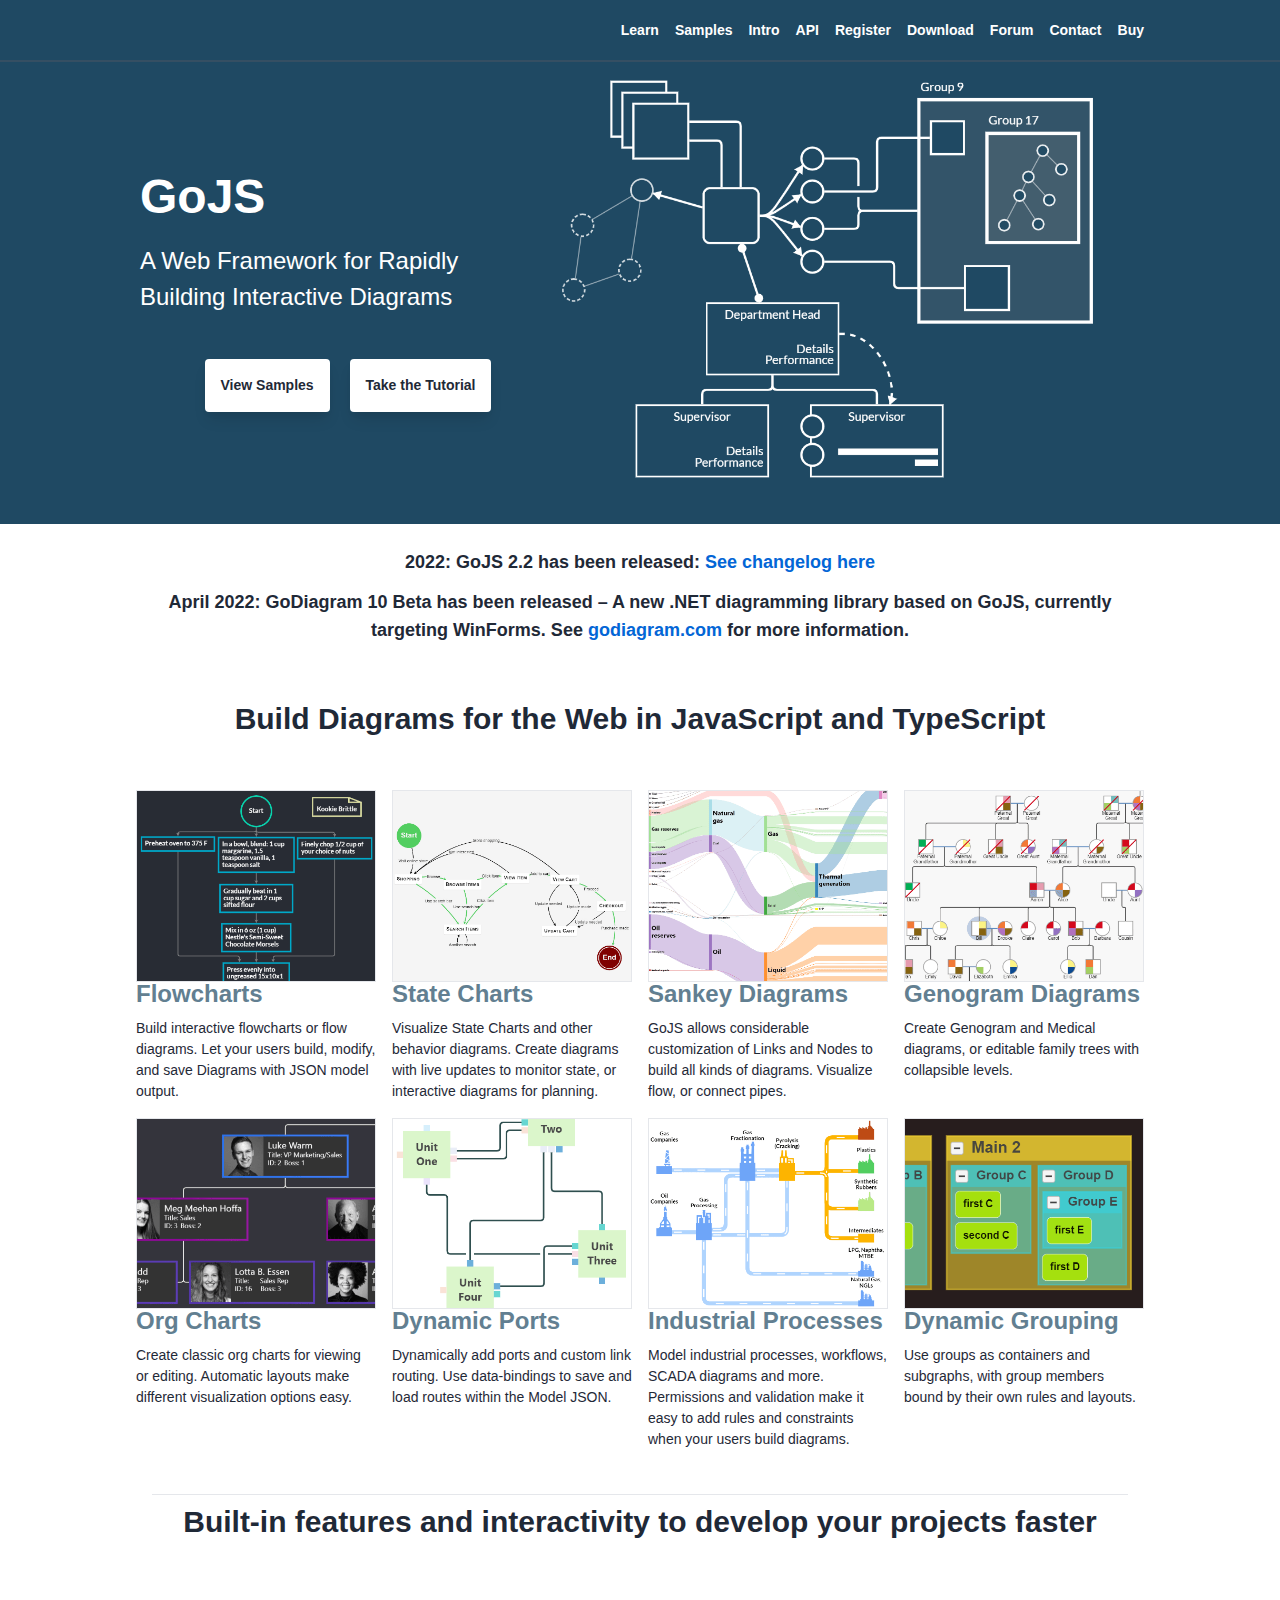
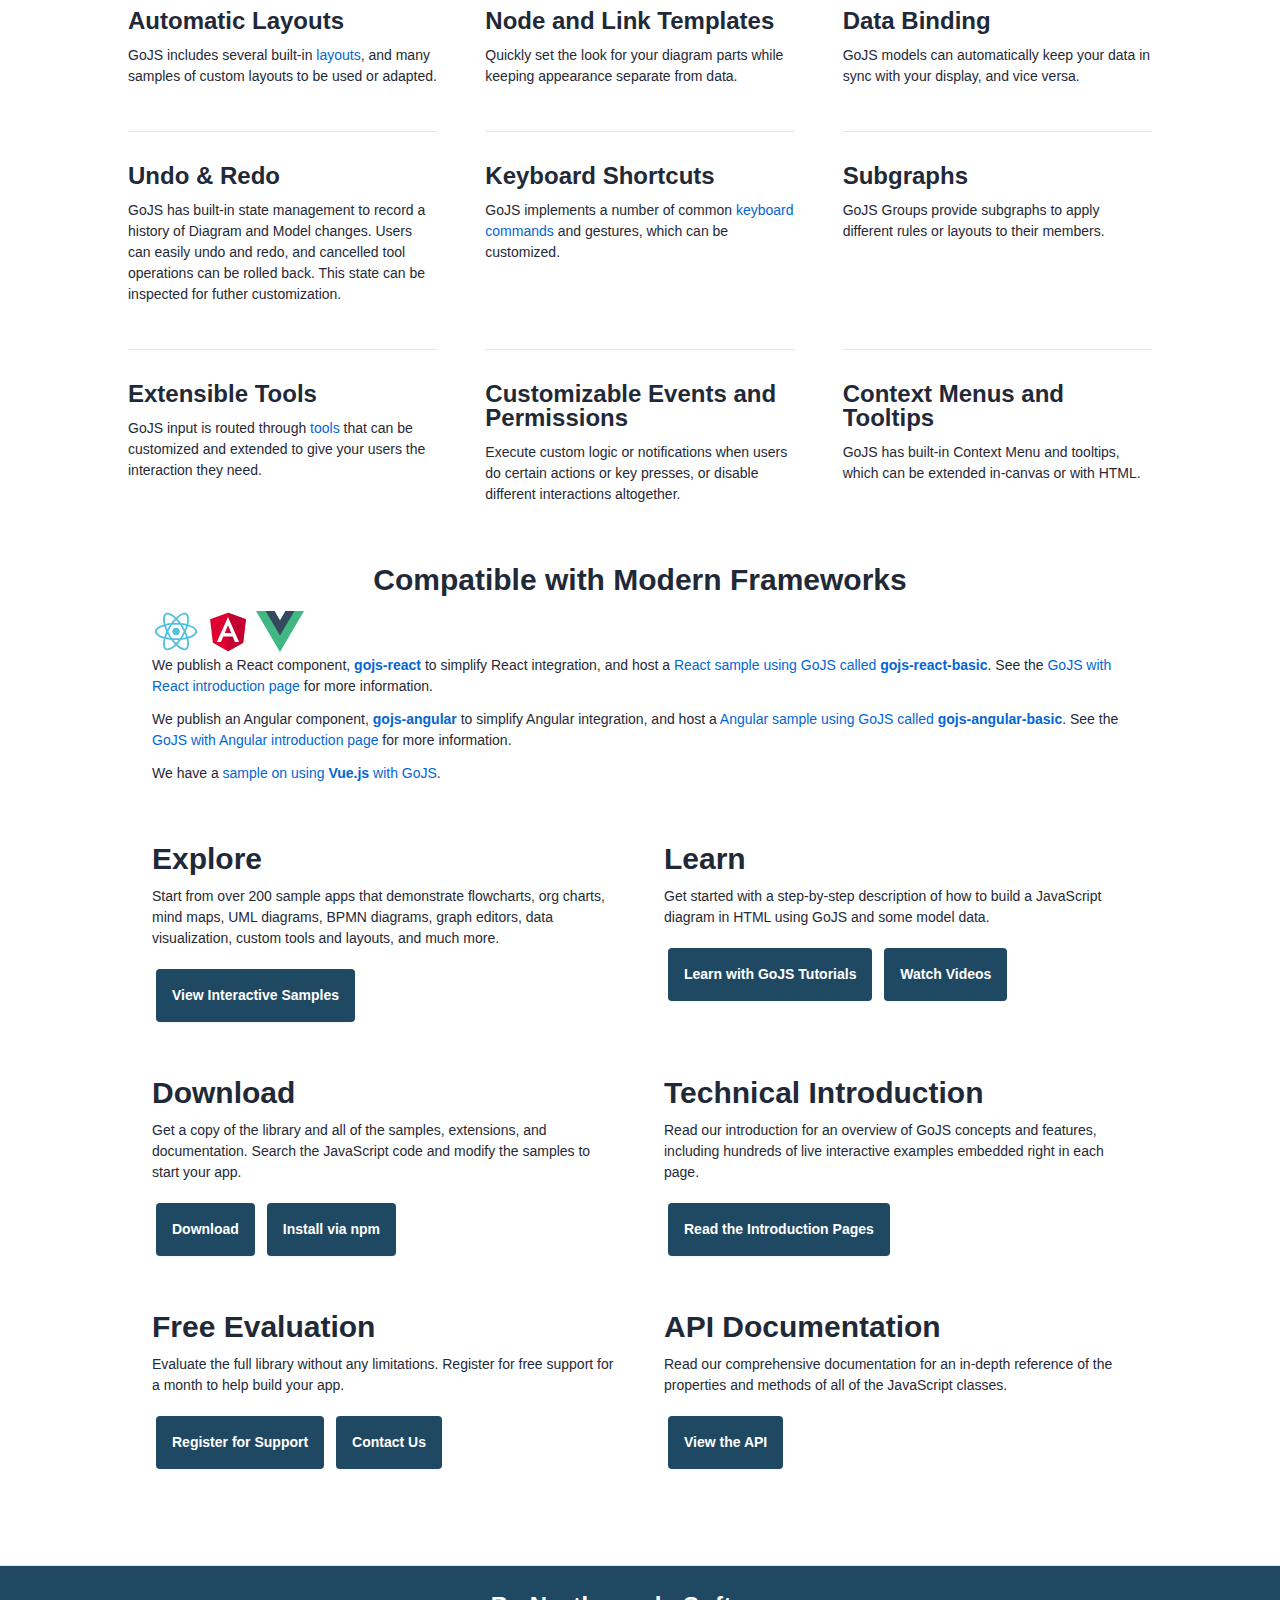
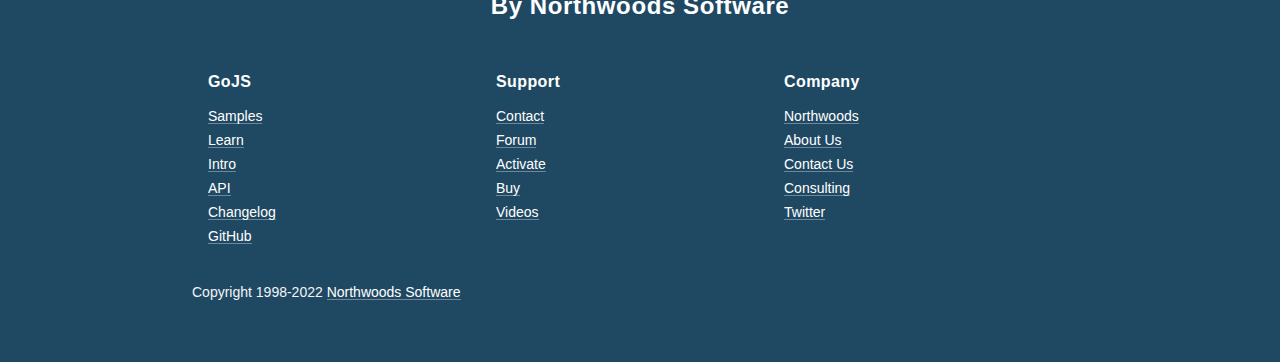
<file: site/index.html>
<!DOCTYPE html>
<html lang="en">
  <head>
<meta charset="utf-8"/>
<meta name="viewport" content="width=device-width, initial-scale=1, shrink-to-fit=no, viewport-fit=cover"/>
<meta name="description" content="GoJS is a JavaScript library for building interactive diagrams and graphs on the web. Build apps with flowcharts, org charts, BPMN, UML, modeling, and other visual graph types. Interactivity, data-binding, layouts and many node and link concepts are built-in to GoJS."/><meta name="keywords" content="JavaScript diagram graph chart drawing visualization modeling component library flowchart orgchart network BPMN UML ER editor"/><link rel="stylesheet" href="./assets/css/style.css"/> 
<!-- Copyright 1998-2022 by Northwoods Software Corporation. -->    <title> GoJS </title>
  </head>
  <body>
  <nav id="navTop" class="w-full z-30 top-0 text-white bg-nwoods-primary">
    <div class="w-full container max-w-screen-lg mx-auto flex flex-wrap sm:flex-nowrap items-center justify-between mt-0 py-2">
      <div class="md:pl-4">
        <a class="text-white hover:text-white no-underline hover:no-underline
        font-bold text-2xl lg:text-4xl rounded-lg hover:bg-nwoods-secondary opacity-0" href=".">
          <h1 class="mb-0 p-1 opacity-0">GoJS</h1>
        </a>
      </div>
      <button id="topnavButton" class="rounded-lg sm:hidden focus:outline-none focus:ring" aria-label="Navigation">
        <svg fill="currentColor" viewBox="0 0 20 20" class="w-6 h-6">
          <path id="topnavOpen" fill-rule="evenodd" d="M3 5a1 1 0 011-1h12a1 1 0 110 2H4a1 1 0 01-1-1zM3 10a1 1 0 011-1h12a1 1 0 110 2H4a1 1 0 01-1-1zM9 15a1 1 0 011-1h6a1 1 0 110 2h-6a1 1 0 01-1-1z" clip-rule="evenodd"></path>
          <path id="topnavClosed" class="hidden" fill-rule="evenodd" d="M4.293 4.293a1 1 0 011.414 0L10 8.586l4.293-4.293a1 1 0 111.414 1.414L11.414 10l4.293 4.293a1 1 0 01-1.414 1.414L10 11.414l-4.293 4.293a1 1 0 01-1.414-1.414L8.586 10 4.293 5.707a1 1 0 010-1.414z" clip-rule="evenodd"></path>
        </svg>
      </button>
      <div id="topnavList" class="hidden sm:block items-center w-auto mt-0 text-white p-0 z-20">
        <ul class="list-reset list-none font-semibold flex justify-end flex-wrap sm:flex-nowrap items-center px-0 pb-0">
          <li class="p-1 sm:p-0"><a class="topnav-link" href="./learn/">Learn</a></li>
          <li class="p-1 sm:p-0"><a class="topnav-link" href="./samples/">Samples</a></li>
          <li class="p-1 sm:p-0"><a class="topnav-link" href="./intro/">Intro</a></li>
          <li class="p-1 sm:p-0"><a class="topnav-link" href="./api/">API</a></li>
          <li class="p-1 sm:p-0"><a class="topnav-link" href="https://www.nwoods.com/products/register.html">Register</a></li>
          <li class="p-1 sm:p-0"><a class="topnav-link" href="./download.html">Download</a></li>
          <li class="p-1 sm:p-0"><a class="topnav-link" href="https://forum.nwoods.com/c/gojs/11">Forum</a></li>
          <li class="p-1 sm:p-0"><a class="topnav-link" href="https://www.nwoods.com/contact.html"
           target="_blank" rel="noopener" onclick="getOutboundLink('https://www.nwoods.com/contact.html', 'contact');">Contact</a></li>
          <li class="p-1 sm:p-0"><a class="topnav-link" href="https://www.nwoods.com/sales/index.html"
           target="_blank" rel="noopener" onclick="getOutboundLink('https://www.nwoods.com/sales/index.html', 'buy');">Buy</a></li>
        </ul>
      </div>
    </div>
    <hr class="border-b border-gray-600 opacity-50 my-0 py-0" />
  </nav>
  
  <div class="text-white bg-nwoods-primary">

    <div class="container max-w-screen-lg px-3 mx-auto flex flex-wrap flex-col md:flex-row items-center">
      
      <div class="flex flex-col w-full md:w-2/5 justify-center items-start text-center md:text-left">
        <h1 class="my-4 text-5xl font-bold leading-tight">GoJS</h1>
        <p class="leading-normal tracking-normal text-2xl mb-2">A Web Framework for Rapidly Building Interactive Diagrams</p>
        <div class="mx-auto">
          <a class="hover:shadow-none rounded inline-block mx-auto lg:mr-0 lg:ml-4  text-gray-800 hover:text-white hover:bg-nwoods-secondary bg-white font-bold my-6 p-4 shadow-lg"
            href="./samples"> View Samples</a>
          <a class="hover:shadow-none rounded inline-block mx-auto lg:mr-0 lg:ml-4  text-gray-800 hover:text-white hover:bg-nwoods-secondary bg-white font-bold my-6 p-4 shadow-lg"
            href="./learn"> Take the Tutorial</a>
        </div>
      </div>
      
      <div class="w-full md:w-3/5">
        <img class="md:w-full w-4/5 z-50 mx-auto" src="./assets/images/banner.png" alt="Diagram">
      </div>
    </div>
  </div>

  
  <section class="bg-white border-b pb-8 text-gray-800">
    <div class="container max-w-5xl mx-auto mb-8">

      <div class="text-center pt-6">
        <h2 class="text-lg text-gray-800">2022: GoJS 2.2 has been released: <a href="./changelog.html">See changelog here</a></h2>

        <h2 class="text-lg text-gray-800">April 2022: GoDiagram 10 Beta has been released – A new .NET diagramming library based on GoJS,
          currently targeting WinForms. See <a href="https://godiagram.com" target="_blank">godiagram.com</a> for more information.</h2>
      </div>

      <div class="p-6">
        <h2 class="my-3 py-3 text-center">
          Build Diagrams for the Web in JavaScript and TypeScript
        </h2>
      </div>

      
      <div class="grid grid-cols-2 md:grid-cols-4">

        <div class="p-2">
            <a class="text-nwoods-secondary" href="./samples/flowchart.html"><img class="border" width="452" height="360" src="assets/images/site1.png" alt="Flowchart" >
            <h3>Flowcharts</h3></a>
            <div>Build interactive flowcharts or flow diagrams. Let your users build, modify, and save Diagrams with JSON model output.</div>
        </div>
        <div class="p-2">
          <a class="text-nwoods-secondary" href="./samples/stateChart.html"><img class="border" width="452" height="360" src="assets/images/site6.png" alt="State Chart" />
          <h3>State Charts</h3></a>
          <div>Visualize State Charts and other behavior diagrams.
            Create diagrams with live updates to monitor state, or interactive diagrams for planning.</div>
        </div>
        <div class="p-2">
          <a class="text-nwoods-secondary" href="./samples/sankey.html"><img class="border" width="452" height="360" src="assets/images/site2.png" alt="Sankey Diagram" />
          <h3>Sankey Diagrams</h3></a>
          <div>GoJS allows considerable customization of Links and Nodes to build all kinds of diagrams. Visualize flow, or connect pipes.</div>
        </div>
        <div class="p-2">
          <a class="text-nwoods-secondary" href="./samples/genogram.html"><img class="border" width="452" height="360" src="assets/images/site5.png" alt="Leaflet Map" />
          <h3>Genogram Diagrams</h3></a>
          <div>Create Genogram and Medical diagrams, or editable family trees with collapsible levels.</div>
        </div>
        <div class="p-2">
          <a class="text-nwoods-secondary" href="./samples/orgChartEditor.html"><img class="border" width="452" height="360" src="assets/images/site3.png" alt="Org Chart" />
          <h3>Org Charts</h3></a>
          <div>Create classic org charts for viewing or editing. Automatic layouts make different visualization options easy.</div>
        </div>
        <div class="p-2">
          <a class="text-nwoods-secondary" href="./samples/dynamicPorts.html"><img class="border" width="452" height="360" src="assets/images/site7.png" alt="Dynamic Ports Demo" />
          <h3>Dynamic Ports</h3></a>
          <div>Dynamically add ports and custom link routing. Use data-bindings to save and load routes within the Model JSON.</div>
        </div>
        <div class="p-2">
          <a class="text-nwoods-secondary" href="./samples/productionProcess.html"><img class="border" width="452" height="360" src="assets/images/site4.png" alt="Data Visualization" />
          <h3>Industrial Processes</h3></a>
          <div>Model industrial processes, workflows, SCADA diagrams and more. Permissions and validation make it easy to add rules and constraints when your users build diagrams.</div>
        </div>
        <div class="p-2">
          <a class="text-nwoods-secondary" href="./samples/regrouping.html"><img class="border" width="452" height="360" src="assets/images/site8.png" alt="Regrouping Demo" />
          <h3>Dynamic Grouping</h3></a>
          <div>Use groups as containers and subgraphs, with group members bound by their own rules and layouts.</div>
        </div>
      </div>

      <div class="p-6">
        <h2 class="my-3 py-3 border-t text-center">
          Built-in features and interactivity to develop your projects faster
        </h2>
      </div>

      <div class="feature-grid py-6 px-2 lg:px-0 grid grid-cols-2 lg:grid-cols-3 gap-x-12">

        <div>
          <h3>Automatic Layouts</h3>
          <p>GoJS includes several built-in <a href="./intro/layouts.html">layouts</a>, and many samples of custom layouts to be used or adapted.</p>
        </div>
        <div>
          <h3>Node and Link Templates</h3>
          <p>Quickly set the look for your diagram parts while keeping appearance separate from data.</p>
        </div>
        <div>
          <h3>Data Binding</h3>
          <p>GoJS models can automatically keep your data in sync with your display, and vice versa.</p>
        </div>

        <div>
          <h3>Undo &amp; Redo</h3>
          <p>GoJS has built-in state management to record a history of Diagram and Model changes. Users can easily undo and redo, and cancelled tool operations can be rolled back. This state can be inspected for futher customization.</p>
        </div>
        <div>
          <h3>Keyboard Shortcuts</h3>
          <p>GoJS implements a number of common <a href="./intro/commands.html">keyboard commands</a> and gestures, which can be customized.</p>
        </div>
        <div>
          <h3>Subgraphs</h3>
          <p>GoJS Groups provide subgraphs to apply different rules or layouts to their members.</p>
        </div>

        <div>
          <h3>Extensible Tools</h3>
          <p>GoJS input is routed through <a href="./intro/tools.html">tools</a> that can be customized and extended to give your users the interaction they need.</p>
        </div>
        <div>
          <h3>Customizable Events and Permissions</h3>
          <p>Execute custom logic or notifications when users do certain actions or key presses, or disable different interactions altogether.</p>
        </div>
        <div>
          <h3>Context Menus and Tooltips</h3>
          <p>GoJS has built-in Context Menu and tooltips, which can be extended in-canvas or with HTML.</p>
        </div>
      </div>

      <div class="p-6 flex-wrap flex-col-reverse sm:flex-row">
        <h2 class="mb-3 text-center">
          Compatible with Modern Frameworks
        </h2>
        <span>
        <a href="./intro/react.html"><img class="inline-block w-12" alt="react" src="assets/images/react-icon.svg"></a>
        <a href="./intro/angular.html"><img class="inline-block w-12" alt="angular" src="assets/images/angular-icon.svg"></a>
        <a href="./samples/vue.html"><img class="inline-block w-12" alt="vue" src="assets/images/vue-icon.svg"></a>
        </span>
        <div>
          <p>
            We publish a React component, <strong><a href="https://github.com/NorthwoodsSoftware/gojs-react">gojs-react</a></strong> to simplify React integration,
            and host a <a href="https://github.com/NorthwoodsSoftware/gojs-react-basic">React sample using GoJS called <strong>gojs-react-basic</strong></a>.
            See the <a href="./intro/react.html">GoJS with React introduction page</a> for more information.
          </p>
        </div>

        <div>
          <p>
            We publish an Angular component, <strong><a href="https://github.com/NorthwoodsSoftware/gojs-angular">gojs-angular</a></strong> to simplify Angular integration,
            and host a <a href="https://github.com/NorthwoodsSoftware/gojs-angular-basic">Angular sample using GoJS called <strong>gojs-angular-basic</strong></a>.
            See the <a href="./intro/angular.html">GoJS with Angular introduction page</a> for more information.
          </p>
        </div>

        <div>
          <p>
            We have a <a href="./samples/vue.html">sample on using <strong>Vue.js</strong> with GoJS</a>.
          </p>
        </div>
      </div>

      
      <div class="flex flex-wrap">
        
        <div class="w-5/6 sm:w-1/2 p-6">
          <h2>Explore</h2>
          <p>
            Start from over 200 sample apps that demonstrate flowcharts, org charts, mind maps, UML diagrams, BPMN diagrams, graph editors, data visualization, custom tools and layouts, and much more.
          </p>
          <div class="">
            <a class="button bigger" href="./samples/index.html">View Interactive Samples</a>
          </div>
        </div>
        
        <div class="w-full sm:w-1/2 p-6">
          <h2>Learn</h2>
          <p>
            Get started with a step-by-step description of how to build a JavaScript diagram in HTML using GoJS and some model data.
          </p>
          <div class="">
            <a class="button bigger" href="./learn/index.html">Learn with GoJS Tutorials</a>
            <a class="button bigger" href="https://www.youtube.com/channel/UC9We8EoX596-6XFjJDtZIDg">Watch Videos</a>
          </div>
        </div>
      </div>

      
      <div class="flex flex-wrap">
        
        <div class="w-5/6 sm:w-1/2 p-6">
          <h2>Download</h2>
          <p>
            Get a copy of the library and all of the samples, extensions, and documentation. Search the JavaScript code and modify the samples to start your app.
          </p>
          <div class="">
            <a class="button bigger" href="./download.html">Download</a>
            <a class="button bigger" href="https://www.npmjs.com/package/gojs">Install via npm</a>
          </div>
        </div>
        
        <div class="w-full sm:w-1/2 p-6">
          <h2>Technical Introduction</h2>
          <p>
            Read our introduction for an overview of GoJS concepts and features, including hundreds of live interactive examples embedded right in each page.
          </p>
          <div class="">
            <a class="button bigger" href="./intro/index.html">Read the Introduction Pages</a>
          </div>
        </div>
      </div>

      
      <div class="flex flex-wrap">
        
        <div class="w-5/6 sm:w-1/2 p-6">
          <h2>Free Evaluation</h2>
          <p>
            Evaluate the full library without any limitations. Register for free support for a month to help build your app.
          </p>
          <div class="">
            <a class="button bigger" href="https://www.nwoods.com/products/register.html">Register for Support</a>
            <a class="button bigger" href="https://www.nwoods.com/contact.html">Contact Us</a>
          </div>
        </div>
        
        <div class="w-full sm:w-1/2 p-6">
          <h2>API Documentation</h2>
          <p>
            Read our comprehensive documentation for an in-depth reference of the properties and methods of all of the JavaScript classes.
          </p>
          <div class="">
            <a class="button bigger" href="./api/index.html">View the API</a>
          </div>
        </div>
      </div>

    </div>
  </section>
  <div class="bg-nwoods-primary">
    <section class="text-white container mx-auto text-center py-2">
      <h3 class="my-4 text-2xl font-semibold tracking-wide">By Northwoods Software</h3>
    </section>
  </div>
<footer class="bg-nwoods-primary text-white">
  <div class="container max-w-screen-lg mx-auto  px-8">
    <div class="w-full py-6">

        <div class="max-w-screen-lg xl:max-w-screen-xl mx-auto px-4 sm:px-6 md:px-8">
          <ul class="text-sm font-medium pb-6 grid grid-cols-2 sm:grid-cols-3 gap-y-10">
            <li class="list-none row-span-2">
              <h2 class="text-base font-semibold tracking-wide">GoJS</h2>
              <ul class="list-none space-y-4 md:space-y-1 px-0">
                <li>
                  <a href="./samples/index.html">Samples</a>
                </li>
                <li>
                  <a href="./learn/index.html">Learn</a>
                </li>
                <li>
                  <a href="./intro/index.html">Intro</a>
                </li>
                <li>
                  <a href="./api/index.html">API</a>
                </li>
                <li>
                  <a href="./changelog.html">Changelog</a>
                </li>
                <li>
                  <a href="https://github.com/NorthwoodsSoftware/GoJS">GitHub</a>
                </li>
              </ul>
            </li>
            <li class="list-none row-span-2">
              <h2 class="text-base font-semibold tracking-wide">Support</h2>
              <ul class="list-none space-y-4 md:space-y-1 px-0">
                <li>
                  <a href="https://www.nwoods.com/contact.html"
                  target="_blank" rel="noopener" onclick="getOutboundLink('https://www.nwoods.com/contact.html', 'contact');">Contact</a>
                </li>
                <li>
                  <a href="https://forum.nwoods.com/c/gojs">Forum</a>
                </li>
                <li>
                  <a href="https://www.nwoods.com/app/activate.aspx?sku=gojs">Activate</a>
                </li>
                <li>
                  <a href="https://www.nwoods.com/sales/index.html"
                  target="_blank" rel="noopener" onclick="getOutboundLink('https://www.nwoods.com/sales/index.html', 'buy');">Buy</a>
                </li>
                <li>
                  <a href="https://www.youtube.com/channel/UC9We8EoX596-6XFjJDtZIDg">Videos</a>
                </li>
              </ul>
            </li>
            <li class="list-none row-span-2">
              <h2 class="text-base font-semibold tracking-wide">Company</h2>
              <ul class="list-none space-y-4 md:space-y-1 px-0">
                <li>
                  <a target="_blank" href="https://www.nwoods.com">Northwoods</a>
                </li>
                <li>
                  <a target="_blank" href="https://www.nwoods.com/about.html">About Us</a>
                </li>
                <li>
                  <a target="_blank" href="https://www.nwoods.com/contact.html">Contact Us</a>
                </li>
                <li>
                  <a target="_blank" href="https://www.nwoods.com/consulting.html">Consulting</a>
                </li>
                <li>
                  <a target="_blank" href="https://twitter.com/northwoodsgo">Twitter</a>
                </li>

              </ul>
            </li>
          </ul>


      <p class="text-sm text-gray-100 md:mb-6">
        Copyright 1998-2022 <a class="text-white" href="https://www.nwoods.com">Northwoods Software</a>
      </p>
    </div>
  </div>
</footer>  </body>
  <link rel="prefetch" as="script" href="./release/go.js">

<script async src="https://www.googletagmanager.com/gtag/js?id=UA-1506307-5"></script> 
<script>
  window.dataLayer = window.dataLayer || [];
  function gtag(){dataLayer.push(arguments);}
  gtag('js', new Date()); gtag('config', 'UA-1506307-5');
  var getOutboundLink = function(url, label) {
    gtag('event', 'click', {
      'event_category': 'outbound',
      'event_label': label,
      'transport_type': 'beacon'
    });
  }

  // topnav
  var topButton = document.getElementById("topnavButton");
  var topnavList = document.getElementById("topnavList");
  topButton.addEventListener("click", function() {
    this.classList.toggle("active");
    topnavList.classList.toggle("hidden");
    document.getElementById("topnavOpen").classList.toggle("hidden");
    document.getElementById("topnavClosed").classList.toggle("hidden");
  });
</script>
</html>
</file>
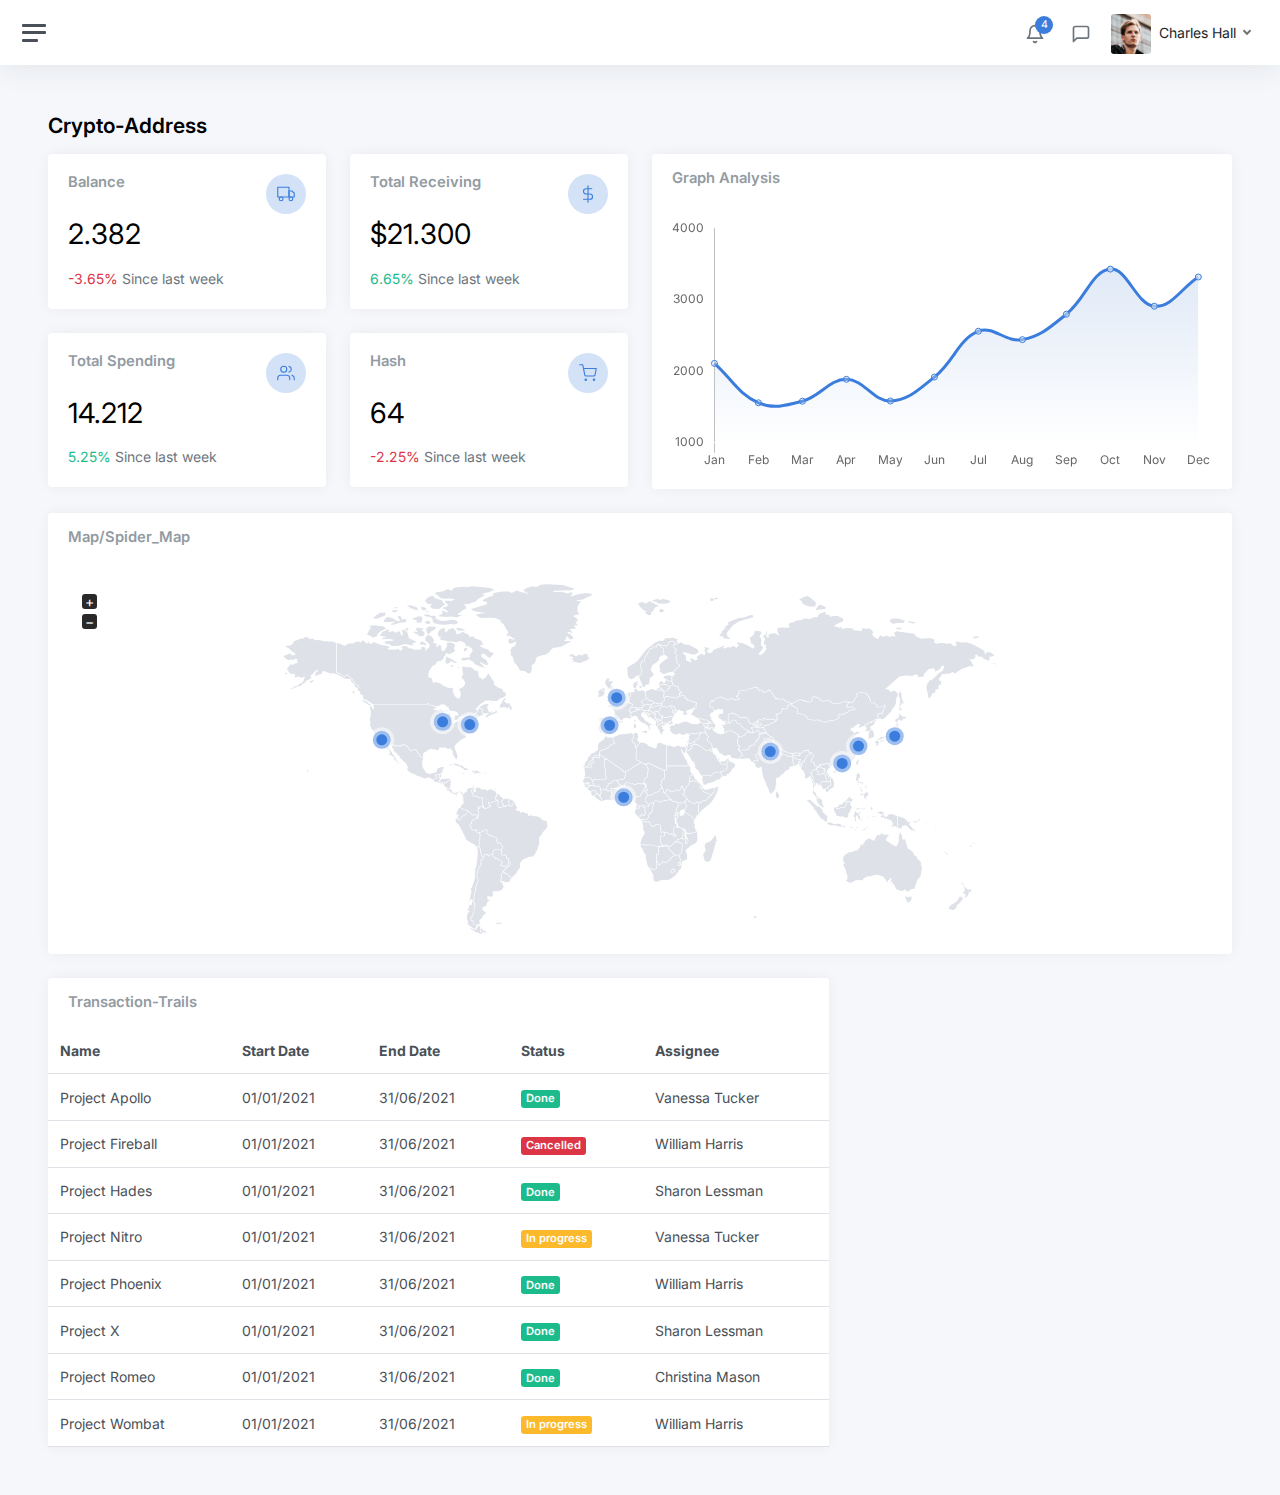
<file: crypto/static/index.html>
<!DOCTYPE html>
<html lang="en">

<head>
	<meta charset="utf-8">
	<meta http-equiv="X-UA-Compatible" content="IE=edge">
	<meta name="viewport" content="width=device-width, initial-scale=1, shrink-to-fit=no">
	<meta name="description" content="Responsive Admin &amp; Dashboard Template based on Bootstrap 5">
	<meta name="author" content="AdminKit">
	<meta name="keywords" content="adminkit, bootstrap, bootstrap 5, admin, dashboard, template, responsive, css, sass, html, theme, front-end, ui kit, web">

	<link rel="preconnect" href="https://fonts.gstatic.com">
	<link rel="shortcut icon" href="img/icons/icon-48x48.png" />

	<link rel="canonical" href="https://demo-basic.adminkit.io/" />

	<title>Crypto Dashboard</title>

	<link href="css/app.css" rel="stylesheet">
	<link href="https://fonts.googleapis.com/css2?family=Inter:wght@300;400;600&display=swap" rel="stylesheet">
</head>

<body>
	<div class="wrapper">
		<!-- <nav id="sidebar" class="sidebar js-sidebar">
			<div class="sidebar-content js-simplebar">
				<a class="sidebar-brand" href="index.html">
          <span class="align-middle">AdminKit</span>
        </a>

				<ul class="sidebar-nav">
					<li class="sidebar-header">
						Pages
					</li>

					<li class="sidebar-item active">
						<a class="sidebar-link" href="index.html">
              <i class="align-middle" data-feather="sliders"></i> <span class="align-middle">Dashboard</span>
            </a>
					</li>

					<li class="sidebar-item">
						<a class="sidebar-link" href="pages-profile.html">
              <i class="align-middle" data-feather="user"></i> <span class="align-middle">Profile</span>
            </a>
					</li>

					<li class="sidebar-item">
						<a class="sidebar-link" href="pages-sign-in.html">
              <i class="align-middle" data-feather="log-in"></i> <span class="align-middle">Sign In</span>
            </a>
					</li>

					<li class="sidebar-item">
						<a class="sidebar-link" href="pages-sign-up.html">
              <i class="align-middle" data-feather="user-plus"></i> <span class="align-middle">Sign Up</span>
            </a>
					</li>

					<li class="sidebar-item">
						<a class="sidebar-link" href="pages-blank.html">
              <i class="align-middle" data-feather="book"></i> <span class="align-middle">Blank</span>
            </a>
					</li>

					<li class="sidebar-header">
						Tools & Components
					</li>

					<li class="sidebar-item">
						<a class="sidebar-link" href="ui-buttons.html">
              <i class="align-middle" data-feather="square"></i> <span class="align-middle">Buttons</span>
            </a>
					</li>

					<li class="sidebar-item">
						<a class="sidebar-link" href="ui-forms.html">
              <i class="align-middle" data-feather="check-square"></i> <span class="align-middle">Forms</span>
            </a>
					</li>

					<li class="sidebar-item">
						<a class="sidebar-link" href="ui-cards.html">
              <i class="align-middle" data-feather="grid"></i> <span class="align-middle">Cards</span>
            </a>
					</li>

					<li class="sidebar-item">
						<a class="sidebar-link" href="ui-typography.html">
              <i class="align-middle" data-feather="align-left"></i> <span class="align-middle">Typography</span>
            </a>
					</li>

					<li class="sidebar-item">
						<a class="sidebar-link" href="icons-feather.html">
              <i class="align-middle" data-feather="coffee"></i> <span class="align-middle">Icons</span>
            </a>
					</li>

					<li class="sidebar-header">
						Plugins & Addons
					</li>

					<li class="sidebar-item">
						<a class="sidebar-link" href="charts-chartjs.html">
              <i class="align-middle" data-feather="bar-chart-2"></i> <span class="align-middle">Charts</span>
            </a>
					</li>

					<li class="sidebar-item">
						<a class="sidebar-link" href="maps-google.html">
              <i class="align-middle" data-feather="map"></i> <span class="align-middle">Maps</span>
            </a>
					</li>
				</ul>

				<div class="sidebar-cta">
					<div class="sidebar-cta-content">
						<strong class="d-inline-block mb-2">Upgrade to Pro</strong>
						<div class="mb-3 text-sm">
							Are you looking for more components? Check out our premium version.
						</div>
						<div class="d-grid">
							<a href="upgrade-to-pro.html" class="btn btn-primary">Upgrade to Pro</a>
						</div>
					</div>
				</div>
			</div>
		</nav> -->

		<div class="main">
			<nav class="navbar navbar-expand navbar-light navbar-bg">
				<a class="sidebar-toggle js-sidebar-toggle">
          <i class="hamburger align-self-center"></i>
        </a>

				<div class="navbar-collapse collapse">
					<ul class="navbar-nav navbar-align">
						<li class="nav-item dropdown">
							<a class="nav-icon dropdown-toggle" href="#" id="alertsDropdown" data-bs-toggle="dropdown">
								<div class="position-relative">
									<i class="align-middle" data-feather="bell"></i>
									<span class="indicator">4</span>
								</div>
							</a>
							<div class="dropdown-menu dropdown-menu-lg dropdown-menu-end py-0" aria-labelledby="alertsDropdown">
								<div class="dropdown-menu-header">
									4 New Notifications
								</div>
								<div class="list-group">
									<a href="#" class="list-group-item">
										<div class="row g-0 align-items-center">
											<div class="col-2">
												<i class="text-danger" data-feather="alert-circle"></i>
											</div>
											<div class="col-10">
												<div class="text-dark">Update completed</div>
												<div class="text-muted small mt-1">Restart server 12 to complete the update.</div>
												<div class="text-muted small mt-1">30m ago</div>
											</div>
										</div>
									</a>
									<a href="#" class="list-group-item">
										<div class="row g-0 align-items-center">
											<div class="col-2">
												<i class="text-warning" data-feather="bell"></i>
											</div>
											<div class="col-10">
												<div class="text-dark">Lorem ipsum</div>
												<div class="text-muted small mt-1">Aliquam ex eros, imperdiet vulputate hendrerit et.</div>
												<div class="text-muted small mt-1">2h ago</div>
											</div>
										</div>
									</a>
									<a href="#" class="list-group-item">
										<div class="row g-0 align-items-center">
											<div class="col-2">
												<i class="text-primary" data-feather="home"></i>
											</div>
											<div class="col-10">
												<div class="text-dark">Login from 192.186.1.8</div>
												<div class="text-muted small mt-1">5h ago</div>
											</div>
										</div>
									</a>
									<a href="#" class="list-group-item">
										<div class="row g-0 align-items-center">
											<div class="col-2">
												<i class="text-success" data-feather="user-plus"></i>
											</div>
											<div class="col-10">
												<div class="text-dark">New connection</div>
												<div class="text-muted small mt-1">Christina accepted your request.</div>
												<div class="text-muted small mt-1">14h ago</div>
											</div>
										</div>
									</a>
								</div>
								<div class="dropdown-menu-footer">
									<a href="#" class="text-muted">Show all notifications</a>
								</div>
							</div>
						</li>
						<li class="nav-item dropdown">
							<a class="nav-icon dropdown-toggle" href="#" id="messagesDropdown" data-bs-toggle="dropdown">
								<div class="position-relative">
									<i class="align-middle" data-feather="message-square"></i>
								</div>
							</a>
							<div class="dropdown-menu dropdown-menu-lg dropdown-menu-end py-0" aria-labelledby="messagesDropdown">
								<div class="dropdown-menu-header">
									<div class="position-relative">
										4 New Messages
									</div>
								</div>
								<div class="list-group">
									<a href="#" class="list-group-item">
										<div class="row g-0 align-items-center">
											<div class="col-2">
												<img src="img/avatars/avatar-5.jpg" class="avatar img-fluid rounded-circle" alt="Vanessa Tucker">
											</div>
											<div class="col-10 ps-2">
												<div class="text-dark">Vanessa Tucker</div>
												<div class="text-muted small mt-1">Nam pretium turpis et arcu. Duis arcu tortor.</div>
												<div class="text-muted small mt-1">15m ago</div>
											</div>
										</div>
									</a>
									<a href="#" class="list-group-item">
										<div class="row g-0 align-items-center">
											<div class="col-2">
												<img src="img/avatars/avatar-2.jpg" class="avatar img-fluid rounded-circle" alt="William Harris">
											</div>
											<div class="col-10 ps-2">
												<div class="text-dark">William Harris</div>
												<div class="text-muted small mt-1">Curabitur ligula sapien euismod vitae.</div>
												<div class="text-muted small mt-1">2h ago</div>
											</div>
										</div>
									</a>
									<a href="#" class="list-group-item">
										<div class="row g-0 align-items-center">
											<div class="col-2">
												<img src="img/avatars/avatar-4.jpg" class="avatar img-fluid rounded-circle" alt="Christina Mason">
											</div>
											<div class="col-10 ps-2">
												<div class="text-dark">Christina Mason</div>
												<div class="text-muted small mt-1">Pellentesque auctor neque nec urna.</div>
												<div class="text-muted small mt-1">4h ago</div>
											</div>
										</div>
									</a>
									<a href="#" class="list-group-item">
										<div class="row g-0 align-items-center">
											<div class="col-2">
												<img src="img/avatars/avatar-3.jpg" class="avatar img-fluid rounded-circle" alt="Sharon Lessman">
											</div>
											<div class="col-10 ps-2">
												<div class="text-dark">Sharon Lessman</div>
												<div class="text-muted small mt-1">Aenean tellus metus, bibendum sed, posuere ac, mattis non.</div>
												<div class="text-muted small mt-1">5h ago</div>
											</div>
										</div>
									</a>
								</div>
								<div class="dropdown-menu-footer">
									<a href="#" class="text-muted">Show all messages</a>
								</div>
							</div>
						</li>
						<li class="nav-item dropdown">
							<a class="nav-icon dropdown-toggle d-inline-block d-sm-none" href="#" data-bs-toggle="dropdown">
                <i class="align-middle" data-feather="settings"></i>
              </a>

							<a class="nav-link dropdown-toggle d-none d-sm-inline-block" href="#" data-bs-toggle="dropdown">
                <img src="img/avatars/avatar.jpg" class="avatar img-fluid rounded me-1" alt="Charles Hall" /> <span class="text-dark">Charles Hall</span>
              </a>
							<div class="dropdown-menu dropdown-menu-end">
								<a class="dropdown-item" href="pages-profile.html"><i class="align-middle me-1" data-feather="user"></i> Profile</a>
								<a class="dropdown-item" href="#"><i class="align-middle me-1" data-feather="pie-chart"></i> Analytics</a>
								<div class="dropdown-divider"></div>
								<a class="dropdown-item" href="index.html"><i class="align-middle me-1" data-feather="settings"></i> Settings & Privacy</a>
								<a class="dropdown-item" href="#"><i class="align-middle me-1" data-feather="help-circle"></i> Help Center</a>
								<div class="dropdown-divider"></div>
								<a class="dropdown-item" href="#">Log out</a>
							</div>
						</li>
					</ul>
				</div>
			</nav>

			<main class="content">
				<div class="container-fluid p-0">

					<h1 class="h3 mb-3"><strong>Crypto-Address</strong> </h1>

					<div class="row">
						<div class="col-xl-6 col-xxl-5 d-flex">
							<div class="w-100">
								<div class="row">
									<div class="col-sm-6">
										<div class="card">
											<div class="card-body">
												<div class="row">
													<div class="col mt-0">
														<h5 class="card-title">Balance</h5>
													</div>

													<div class="col-auto">
														<div class="stat text-primary">
															<i class="align-middle" data-feather="truck"></i>
														</div>
													</div>
												</div>
												<h1 class="mt-1 mb-3">2.382</h1>
												<div class="mb-0">
													<span class="text-danger"> <i class="mdi mdi-arrow-bottom-right"></i> -3.65% </span>
													<span class="text-muted">Since last week</span>
												</div>
											</div>
										</div>
										<div class="card">
											<div class="card-body">
												<div class="row">
													<div class="col mt-0">
														<h5 class="card-title">Total Spending</h5>
													</div>

													<div class="col-auto">
														<div class="stat text-primary">
															<i class="align-middle" data-feather="users"></i>
														</div>
													</div>
												</div>
												<h1 class="mt-1 mb-3">14.212</h1>
												<div class="mb-0">
													<span class="text-success"> <i class="mdi mdi-arrow-bottom-right"></i> 5.25% </span>
													<span class="text-muted">Since last week</span>
												</div>
											</div>
										</div>
									</div>
									<div class="col-sm-6">
										<div class="card">
											<div class="card-body">
												<div class="row">
													<div class="col mt-0">
														<h5 class="card-title">Total Receiving</h5>
													</div>

													<div class="col-auto">
														<div class="stat text-primary">
															<i class="align-middle" data-feather="dollar-sign"></i>
														</div>
													</div>
												</div>
												<h1 class="mt-1 mb-3">$21.300</h1>
												<div class="mb-0">
													<span class="text-success"> <i class="mdi mdi-arrow-bottom-right"></i> 6.65% </span>
													<span class="text-muted">Since last week</span>
												</div>
											</div>
										</div>
										<div class="card">
											<div class="card-body">
												<div class="row">
													<div class="col mt-0">
														<h5 class="card-title">Hash</h5>
													</div>

													<div class="col-auto">
														<div class="stat text-primary">
															<i class="align-middle" data-feather="shopping-cart"></i>
														</div>
													</div>
												</div>
												<h1 class="mt-1 mb-3">64</h1>
												<div class="mb-0">
													<span class="text-danger"> <i class="mdi mdi-arrow-bottom-right"></i> -2.25% </span>
													<span class="text-muted">Since last week</span>
												</div>
											</div>
										</div>
									</div>
								</div>
							</div>
						</div>

						<div class="col-xl-6 col-xxl-7">
							<div class="card flex-fill w-100">
								<div class="card-header">

									<h5 class="card-title mb-0">Graph Analysis</h5>
								</div>
								<div class="card-body py-3">
									<div class="chart chart-sm">
										<canvas id="chartjs-dashboard-line"></canvas>
									</div>
								</div>
							</div>
						</div>
					</div>

					<div class="row">
						<div class="col-12 col-md-6 col-xxl-3 d-flex order-2 order-xxl-3">
							<!-- <div class="card flex-fill w-100">
								<div class="card-header">

									<h5 class="card-title mb-0">Browser Usage</h5>
								</div>
								<div class="card-body d-flex">
									<div class="align-self-center w-100">
										<div class="py-3">
											<div class="chart chart-xs">
												<canvas id="chartjs-dashboard-pie"></canvas>
											</div>
										</div>

										<table class="table mb-0">
											<tbody>
												<tr>
													<td>Chrome</td>
													<td class="text-end">4306</td>
												</tr>
												<tr>
													<td>Firefox</td>
													<td class="text-end">3801</td>
												</tr>
												<tr>
													<td>IE</td>
													<td class="text-end">1689</td>
												</tr>
											</tbody>
										</table>
									</div>
								</div>
							</div> -->
						</div>
						<div class="col-12 col-md-12 col-xxl-6 d-flex order-3 order-xxl-2">
							<div class="card flex-fill w-100">
								<div class="card-header">

									<h5 class="card-title mb-0">Map/Spider_Map</h5>
								</div>
								<div class="card-body px-4">
									<div id="world_map" style="height:350px;"></div>
								</div>
							</div>
						</div>
						<div class="col-12 col-md-6 col-xxl-3 d-flex order-1 order-xxl-1">
							<!-- <div class="card flex-fill">
								<div class="card-header">

									<h5 class="card-title mb-0">Calendar</h5>
								</div>
								<div class="card-body d-flex">
									<div class="align-self-center w-100">
										<div class="chart">
											<div id="datetimepicker-dashboard"></div>
										</div>
									</div>
								</div>
							</div> -->
						</div>
					</div>

					<div class="row">
						<div class="col-12 col-lg-8 col-xxl-9 d-flex">
							<div class="card flex-fill">
								<div class="card-header">

									<h5 class="card-title mb-0">Transaction-Trails</h5>
								</div>
								<table class="table table-hover my-0">
									<thead>
										<tr>
											<th>Name</th>
											<th class="d-none d-xl-table-cell">Start Date</th>
											<th class="d-none d-xl-table-cell">End Date</th>
											<th>Status</th>
											<th class="d-none d-md-table-cell">Assignee</th>
										</tr>
									</thead>
									<tbody>
										<tr>
											<td>Project Apollo</td>
											<td class="d-none d-xl-table-cell">01/01/2021</td>
											<td class="d-none d-xl-table-cell">31/06/2021</td>
											<td><span class="badge bg-success">Done</span></td>
											<td class="d-none d-md-table-cell">Vanessa Tucker</td>
										</tr>
										<tr>
											<td>Project Fireball</td>
											<td class="d-none d-xl-table-cell">01/01/2021</td>
											<td class="d-none d-xl-table-cell">31/06/2021</td>
											<td><span class="badge bg-danger">Cancelled</span></td>
											<td class="d-none d-md-table-cell">William Harris</td>
										</tr>
										<tr>
											<td>Project Hades</td>
											<td class="d-none d-xl-table-cell">01/01/2021</td>
											<td class="d-none d-xl-table-cell">31/06/2021</td>
											<td><span class="badge bg-success">Done</span></td>
											<td class="d-none d-md-table-cell">Sharon Lessman</td>
										</tr>
										<tr>
											<td>Project Nitro</td>
											<td class="d-none d-xl-table-cell">01/01/2021</td>
											<td class="d-none d-xl-table-cell">31/06/2021</td>
											<td><span class="badge bg-warning">In progress</span></td>
											<td class="d-none d-md-table-cell">Vanessa Tucker</td>
										</tr>
										<tr>
											<td>Project Phoenix</td>
											<td class="d-none d-xl-table-cell">01/01/2021</td>
											<td class="d-none d-xl-table-cell">31/06/2021</td>
											<td><span class="badge bg-success">Done</span></td>
											<td class="d-none d-md-table-cell">William Harris</td>
										</tr>
										<tr>
											<td>Project X</td>
											<td class="d-none d-xl-table-cell">01/01/2021</td>
											<td class="d-none d-xl-table-cell">31/06/2021</td>
											<td><span class="badge bg-success">Done</span></td>
											<td class="d-none d-md-table-cell">Sharon Lessman</td>
										</tr>
										<tr>
											<td>Project Romeo</td>
											<td class="d-none d-xl-table-cell">01/01/2021</td>
											<td class="d-none d-xl-table-cell">31/06/2021</td>
											<td><span class="badge bg-success">Done</span></td>
											<td class="d-none d-md-table-cell">Christina Mason</td>
										</tr>
										<tr>
											<td>Project Wombat</td>
											<td class="d-none d-xl-table-cell">01/01/2021</td>
											<td class="d-none d-xl-table-cell">31/06/2021</td>
											<td><span class="badge bg-warning">In progress</span></td>
											<td class="d-none d-md-table-cell">William Harris</td>
										</tr>
									</tbody>
								</table>
							</div>
						</div>
						<div class="col-12 col-lg-4 col-xxl-3 d-flex">
							<!-- <div class="card flex-fill w-100">
								<div class="card-header">

									<h5 class="card-title mb-0">Monthly Sales</h5>
								</div>
								<div class="card-body d-flex w-100">
									<div class="align-self-center chart chart-lg">
										<canvas id="chartjs-dashboard-bar"></canvas>
									</div>
								</div>
							</div> -->
						</div>
					</div>

				</div>
			</main>

			<!-- <footer class="footer">
				<div class="container-fluid">
					<div class="row text-muted">
						<div class="col-6 text-start">
							<p class="mb-0">
								<a class="text-muted" href="https://adminkit.io/" target="_blank"><strong>AdminKit</strong></a> &copy;
							</p>
						</div>
						<div class="col-6 text-end">
							<ul class="list-inline">
								<li class="list-inline-item">
									<a class="text-muted" href="https://adminkit.io/" target="_blank">Support</a>
								</li>
								<li class="list-inline-item">
									<a class="text-muted" href="https://adminkit.io/" target="_blank">Help Center</a>
								</li>
								<li class="list-inline-item">
									<a class="text-muted" href="https://adminkit.io/" target="_blank">Privacy</a>
								</li>
								<li class="list-inline-item">
									<a class="text-muted" href="https://adminkit.io/" target="_blank">Terms</a>
								</li>
							</ul>
						</div>
					</div>
				</div>
			</footer> -->
		</div>
	</div>

	<script src="js/app.js"></script>

	<script>
		document.addEventListener("DOMContentLoaded", function() {
			var ctx = document.getElementById("chartjs-dashboard-line").getContext("2d");
			var gradient = ctx.createLinearGradient(0, 0, 0, 225);
			gradient.addColorStop(0, "rgba(215, 227, 244, 1)");
			gradient.addColorStop(1, "rgba(215, 227, 244, 0)");
			// Line chart
			new Chart(document.getElementById("chartjs-dashboard-line"), {
				type: "line",
				data: {
					labels: ["Jan", "Feb", "Mar", "Apr", "May", "Jun", "Jul", "Aug", "Sep", "Oct", "Nov", "Dec"],
					datasets: [{
						label: "Sales ($)",
						fill: true,
						backgroundColor: gradient,
						borderColor: window.theme.primary,
						data: [
							2115,
							1562,
							1584,
							1892,
							1587,
							1923,
							2566,
							2448,
							2805,
							3438,
							2917,
							3327
						]
					}]
				},
				options: {
					maintainAspectRatio: false,
					legend: {
						display: false
					},
					tooltips: {
						intersect: false
					},
					hover: {
						intersect: true
					},
					plugins: {
						filler: {
							propagate: false
						}
					},
					scales: {
						xAxes: [{
							reverse: true,
							gridLines: {
								color: "rgba(0,0,0,0.0)"
							}
						}],
						yAxes: [{
							ticks: {
								stepSize: 1000
							},
							display: true,
							borderDash: [3, 3],
							gridLines: {
								color: "rgba(0,0,0,0.0)"
							}
						}]
					}
				}
			});
		});
	</script>
	<script>
		document.addEventListener("DOMContentLoaded", function() {
			// Pie chart
			new Chart(document.getElementById("chartjs-dashboard-pie"), {
				type: "pie",
				data: {
					labels: ["Chrome", "Firefox", "IE"],
					datasets: [{
						data: [4306, 3801, 1689],
						backgroundColor: [
							window.theme.primary,
							window.theme.warning,
							window.theme.danger
						],
						borderWidth: 5
					}]
				},
				options: {
					responsive: !window.MSInputMethodContext,
					maintainAspectRatio: false,
					legend: {
						display: false
					},
					cutoutPercentage: 75
				}
			});
		});
	</script>
	<script>
		document.addEventListener("DOMContentLoaded", function() {
			// Bar chart
			new Chart(document.getElementById("chartjs-dashboard-bar"), {
				type: "bar",
				data: {
					labels: ["Jan", "Feb", "Mar", "Apr", "May", "Jun", "Jul", "Aug", "Sep", "Oct", "Nov", "Dec"],
					datasets: [{
						label: "This year",
						backgroundColor: window.theme.primary,
						borderColor: window.theme.primary,
						hoverBackgroundColor: window.theme.primary,
						hoverBorderColor: window.theme.primary,
						data: [54, 67, 41, 55, 62, 45, 55, 73, 60, 76, 48, 79],
						barPercentage: .75,
						categoryPercentage: .5
					}]
				},
				options: {
					maintainAspectRatio: false,
					legend: {
						display: false
					},
					scales: {
						yAxes: [{
							gridLines: {
								display: false
							},
							stacked: false,
							ticks: {
								stepSize: 20
							}
						}],
						xAxes: [{
							stacked: false,
							gridLines: {
								color: "transparent"
							}
						}]
					}
				}
			});
		});
	</script>
	<script>
		document.addEventListener("DOMContentLoaded", function() {
			var markers = [{
					coords: [31.230391, 121.473701],
					name: "Shanghai"
				},
				{
					coords: [28.704060, 77.102493],
					name: "Delhi"
				},
				{
					coords: [6.524379, 3.379206],
					name: "Lagos"
				},
				{
					coords: [35.689487, 139.691711],
					name: "Tokyo"
				},
				{
					coords: [23.129110, 113.264381],
					name: "Guangzhou"
				},
				{
					coords: [40.7127837, -74.0059413],
					name: "New York"
				},
				{
					coords: [34.052235, -118.243683],
					name: "Los Angeles"
				},
				{
					coords: [41.878113, -87.629799],
					name: "Chicago"
				},
				{
					coords: [51.507351, -0.127758],
					name: "London"
				},
				{
					coords: [40.416775, -3.703790],
					name: "Madrid "
				}
			];
			var map = new jsVectorMap({
				map: "world",
				selector: "#world_map",
				zoomButtons: true,
				markers: markers,
				markerStyle: {
					initial: {
						r: 9,
						strokeWidth: 7,
						stokeOpacity: .4,
						fill: window.theme.primary
					},
					hover: {
						fill: window.theme.primary,
						stroke: window.theme.primary
					}
				},
				zoomOnScroll: false
			});
			window.addEventListener("resize", () => {
				map.updateSize();
			});
		});
	</script>
	<script>
		document.addEventListener("DOMContentLoaded", function() {
			var date = new Date(Date.now() - 5 * 24 * 60 * 60 * 1000);
			var defaultDate = date.getUTCFullYear() + "-" + (date.getUTCMonth() + 1) + "-" + date.getUTCDate();
			document.getElementById("datetimepicker-dashboard").flatpickr({
				inline: true,
				prevArrow: "<span title=\"Previous month\">&laquo;</span>",
				nextArrow: "<span title=\"Next month\">&raquo;</span>",
				defaultDate: defaultDate
			});
		});
	</script>

</body>

</html>
</file>
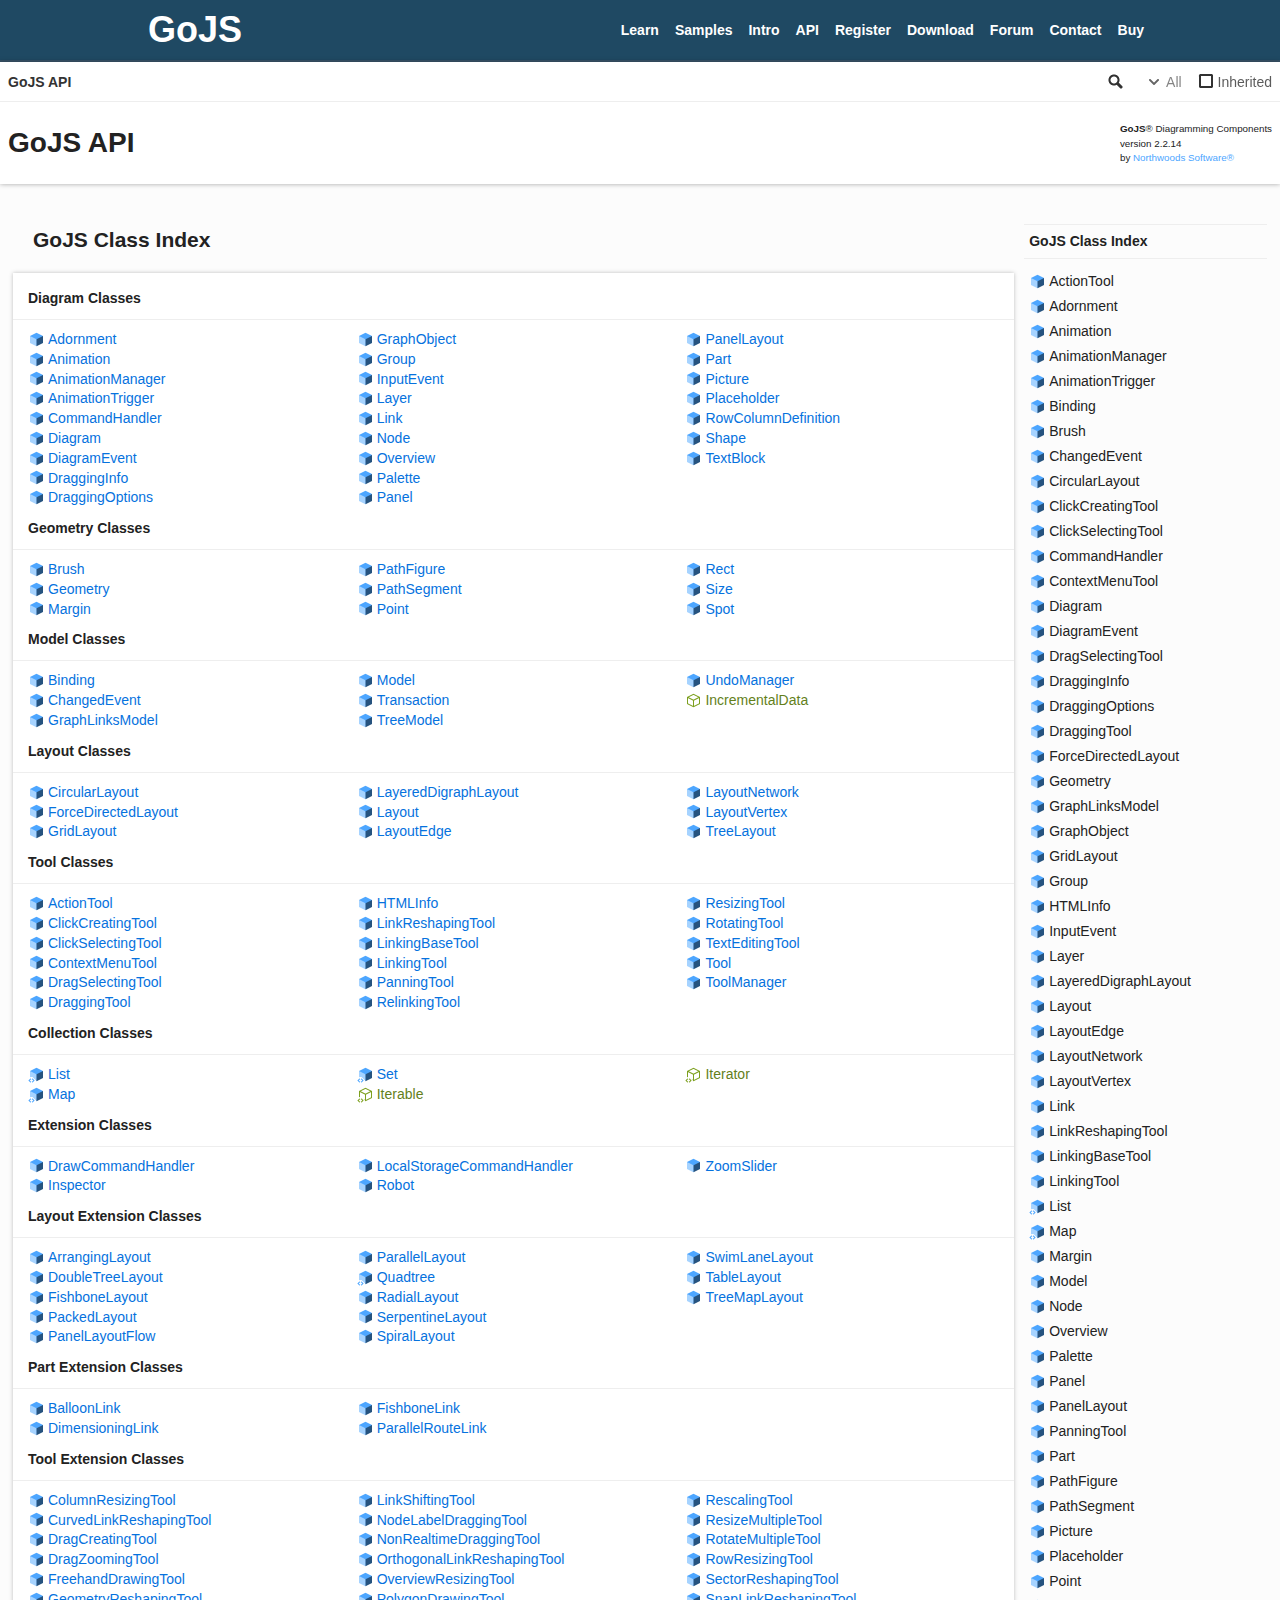
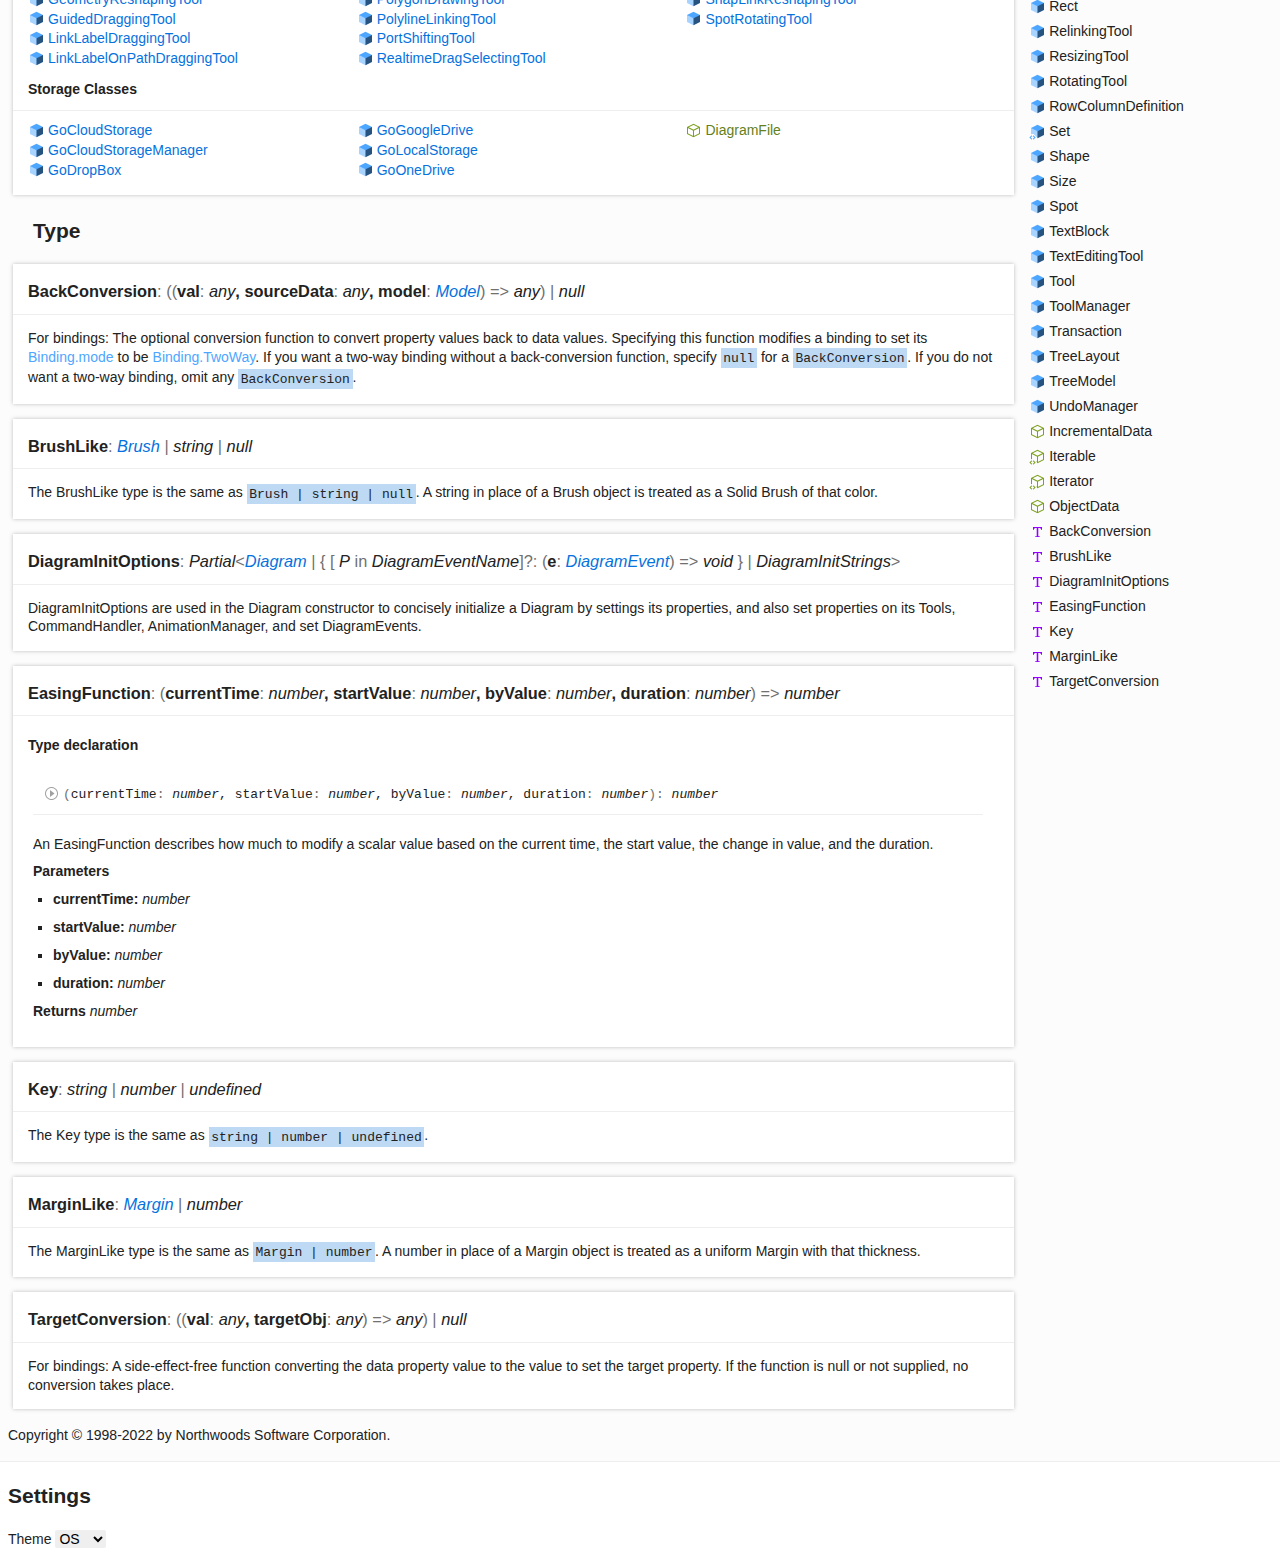
<file: site/api/index.html>
<!DOCTYPE html><html class="default"><head><meta charSet="utf-8"/><meta http-equiv="x-ua-compatible" content="IE=edge"/><title>GoJS API</title><meta name="description" content="Documentation for GoJS API"/><meta name="viewport" content="width=device-width, initial-scale=1"/><link rel="stylesheet" href="../assets/css/style.css"/><link rel="stylesheet" href="assets/style-tsd.css"/><link rel="stylesheet" href="assets/highlight.css"/><script async src="assets/search.js" id="search-script"></script></head><body><script>document.body.classList.add(localStorage.getItem("tsd-theme") || "os")</script><header><nav id="navTop" class="w-full z-30 top-0 text-white bg-nwoods-primary"><div class="w-full container max-w-screen-lg mx-auto flex flex-wrap sm:flex-nowrap items-center justify-between mt-0 py-2"><div class="md:pl-4"><a class="text-white hover:text-white no-underline hover:no-underline\n                            font-bold text-2xl lg:text-4xl rounded-lg hover:bg-nwoods-secondary" href="../index.html"><h1 class="mb-0 p-1 leading-none">GoJS</h1></a></div><button id="topnavButton" class="rounded-lg sm:hidden focus:outline-none focus:ring" aria-label="Navigation"><svg fill="currentColor" viewBox="0 0 20 20" class="w-6 h-6"><path id="topnavOpen" fill-rule="evenodd" d="M3 5a1 1 0 011-1h12a1 1 0 110 2H4a1 1 0 01-1-1zM3 10a1 1 0 011-1h12a1 1 0 110 2H4a1 1 0 01-1-1zM9 15a1 1 0 011-1h6a1 1 0 110 2h-6a1 1 0 01-1-1z" clip-rule="evenodd"></path><path id="topnavClosed" class="hidden" fill-rule="evenodd" d="M4.293 4.293a1 1 0 011.414 0L10 8.586l4.293-4.293a1 1 0 111.414 1.414L11.414 10l4.293 4.293a1 1 0 01-1.414 1.414L10 11.414l-4.293 4.293a1 1 0 01-1.414-1.414L8.586 10 4.293 5.707a1 1 0 010-1.414z" clip-rule="evenodd"></path></svg></button><div id="topnavList" class="hidden sm:block items-center w-auto mt-0 text-white p-0 z-20"><ul class="list-reset list-none font-semibold flex justify-end flex-wrap sm:flex-nowrap items-center px-0 pb-0"><li class="p-1 sm:p-0"><a class="topnav-link" href="../learn/index.html">Learn</a></li><li class="p-1 sm:p-0"><a class="topnav-link" href="../samples/index.html">Samples</a></li><li class="p-1 sm:p-0"><a class="topnav-link" href="../intro/index.html">Intro</a></li><li class="p-1 sm:p-0"><a class="topnav-link" href="../api/index.html">API</a></li><li class="p-1 sm:p-0"><a class="topnav-link" href="https://www.nwoods.com/products/register.html">Register</a></li><li class="p-1 sm:p-0"><a class="topnav-link" href="../download.html">Download</a></li><li class="p-1 sm:p-0"><a class="topnav-link" href="https://forum.nwoods.com/c/gojs/11">Forum</a></li><li class="p-1 sm:p-0"><a class="topnav-link" href="https://www.nwoods.com/contact.html" target="_blank" rel="noopener" id="contactBtn">Contact</a></li><li class="p-1 sm:p-0"><a class="topnav-link" href="https://www.nwoods.com/sales/index.html" target="_blank" rel="noopener" id="buyBtn">Buy</a></li></ul></div></div><hr class="border-b border-gray-600 opacity-50 my-0 py-0"/></nav><div class="tsd-page-header"><div class="tsd-page-toolbar"><div class="w-full max-w-screen-xl mx-auto px-2"><div class="table-wrap"><div class="table-cell" id="tsd-search" data-base="."><div class="field"><label for="tsd-search-field" class="tsd-widget search no-caption">Search</label><input type="text" id="tsd-search-field"/></div><ul class="results"><li class="state loading">Preparing search index...</li><li class="state failure">The search index is not available</li></ul><a href="index.html" class="title">GoJS API</a></div><div class="table-cell" id="tsd-widgets"><div id="tsd-filter"><a href="#" class="tsd-widget options no-caption" data-toggle="options">Options</a><div class="tsd-filter-group"><div class="tsd-select" id="tsd-filter-visibility"><span class="tsd-select-label">All</span><ul class="tsd-select-list"><li data-value="public">Public</li><li data-value="protected">Public/Protected</li><li data-value="private" class="selected">All</li></ul></div> <input type="checkbox" id="tsd-filter-inherited"/><label class="tsd-widget" for="tsd-filter-inherited">Inherited</label></div></div><a href="#" class="tsd-widget menu no-caption" data-toggle="menu">Menu</a></div></div></div></div></div><div class="tsd-page-title"><div class="w-full max-w-screen-xl mx-auto px-2"><div class="top-copyright"><b>GoJS</b>&reg; Diagramming Components<br/>version 2.2.14<br/>by <a href="https://www.nwoods.com/">Northwoods Software®</a></div><div><h1>GoJS API </h1></div></div></div></header><div class="tsd w-full max-w-screen-xl mx-auto pb-4"><div class="row px-2 w-full"><div class="col-8 col-content"><section class="tsd-panel-group tsd-index-group"><h2>GoJS Class Index</h2><section class="tsd-panel tsd-index-panel"><div class="tsd-index-content"><section class="tsd-index-section"><h3>Diagram Classes</h3><ul class="tsd-index-list"><li class="tsd-kind-class"><a href="symbols/Adornment.html" class="tsd-kind-icon">Adornment</a></li><li class="tsd-kind-class"><a href="symbols/Animation.html" class="tsd-kind-icon">Animation</a></li><li class="tsd-kind-class"><a href="symbols/AnimationManager.html" class="tsd-kind-icon">Animation<wbr/>Manager</a></li><li class="tsd-kind-class"><a href="symbols/AnimationTrigger.html" class="tsd-kind-icon">Animation<wbr/>Trigger</a></li><li class="tsd-kind-class"><a href="symbols/CommandHandler.html" class="tsd-kind-icon">Command<wbr/>Handler</a></li><li class="tsd-kind-class"><a href="symbols/Diagram.html" class="tsd-kind-icon">Diagram</a></li><li class="tsd-kind-class"><a href="symbols/DiagramEvent.html" class="tsd-kind-icon">Diagram<wbr/>Event</a></li><li class="tsd-kind-class"><a href="symbols/DraggingInfo.html" class="tsd-kind-icon">Dragging<wbr/>Info</a></li><li class="tsd-kind-class"><a href="symbols/DraggingOptions.html" class="tsd-kind-icon">Dragging<wbr/>Options</a></li><li class="tsd-kind-class"><a href="symbols/GraphObject.html" class="tsd-kind-icon">Graph<wbr/>Object</a></li><li class="tsd-kind-class"><a href="symbols/Group.html" class="tsd-kind-icon">Group</a></li><li class="tsd-kind-class"><a href="symbols/InputEvent.html" class="tsd-kind-icon">Input<wbr/>Event</a></li><li class="tsd-kind-class"><a href="symbols/Layer.html" class="tsd-kind-icon">Layer</a></li><li class="tsd-kind-class"><a href="symbols/Link.html" class="tsd-kind-icon">Link</a></li><li class="tsd-kind-class"><a href="symbols/Node.html" class="tsd-kind-icon">Node</a></li><li class="tsd-kind-class"><a href="symbols/Overview.html" class="tsd-kind-icon">Overview</a></li><li class="tsd-kind-class"><a href="symbols/Palette.html" class="tsd-kind-icon">Palette</a></li><li class="tsd-kind-class"><a href="symbols/Panel.html" class="tsd-kind-icon">Panel</a></li><li class="tsd-kind-class"><a href="symbols/PanelLayout.html" class="tsd-kind-icon">Panel<wbr/>Layout</a></li><li class="tsd-kind-class"><a href="symbols/Part.html" class="tsd-kind-icon">Part</a></li><li class="tsd-kind-class"><a href="symbols/Picture.html" class="tsd-kind-icon">Picture</a></li><li class="tsd-kind-class"><a href="symbols/Placeholder.html" class="tsd-kind-icon">Placeholder</a></li><li class="tsd-kind-class"><a href="symbols/RowColumnDefinition.html" class="tsd-kind-icon">Row<wbr/>Column<wbr/>Definition</a></li><li class="tsd-kind-class"><a href="symbols/Shape.html" class="tsd-kind-icon">Shape</a></li><li class="tsd-kind-class"><a href="symbols/TextBlock.html" class="tsd-kind-icon">Text<wbr/>Block</a></li></ul></section><section class="tsd-index-section"><h3>Geometry Classes</h3><ul class="tsd-index-list"><li class="tsd-kind-class"><a href="symbols/Brush.html" class="tsd-kind-icon">Brush</a></li><li class="tsd-kind-class"><a href="symbols/Geometry.html" class="tsd-kind-icon">Geometry</a></li><li class="tsd-kind-class"><a href="symbols/Margin.html" class="tsd-kind-icon">Margin</a></li><li class="tsd-kind-class"><a href="symbols/PathFigure.html" class="tsd-kind-icon">Path<wbr/>Figure</a></li><li class="tsd-kind-class"><a href="symbols/PathSegment.html" class="tsd-kind-icon">Path<wbr/>Segment</a></li><li class="tsd-kind-class"><a href="symbols/Point.html" class="tsd-kind-icon">Point</a></li><li class="tsd-kind-class"><a href="symbols/Rect.html" class="tsd-kind-icon">Rect</a></li><li class="tsd-kind-class"><a href="symbols/Size.html" class="tsd-kind-icon">Size</a></li><li class="tsd-kind-class"><a href="symbols/Spot.html" class="tsd-kind-icon">Spot</a></li></ul></section><section class="tsd-index-section"><h3>Model Classes</h3><ul class="tsd-index-list"><li class="tsd-kind-class"><a href="symbols/Binding.html" class="tsd-kind-icon">Binding</a></li><li class="tsd-kind-class"><a href="symbols/ChangedEvent.html" class="tsd-kind-icon">Changed<wbr/>Event</a></li><li class="tsd-kind-class"><a href="symbols/GraphLinksModel.html" class="tsd-kind-icon">Graph<wbr/>Links<wbr/>Model</a></li><li class="tsd-kind-class"><a href="symbols/Model.html" class="tsd-kind-icon">Model</a></li><li class="tsd-kind-class"><a href="symbols/Transaction.html" class="tsd-kind-icon">Transaction</a></li><li class="tsd-kind-class"><a href="symbols/TreeModel.html" class="tsd-kind-icon">Tree<wbr/>Model</a></li><li class="tsd-kind-class"><a href="symbols/UndoManager.html" class="tsd-kind-icon">Undo<wbr/>Manager</a></li><li class="tsd-kind-interface"><a href="symbols/IncrementalData.html" class="tsd-kind-icon">Incremental<wbr/>Data</a></li></ul></section><section class="tsd-index-section"><h3>Layout Classes</h3><ul class="tsd-index-list"><li class="tsd-kind-class"><a href="symbols/CircularLayout.html" class="tsd-kind-icon">Circular<wbr/>Layout</a></li><li class="tsd-kind-class"><a href="symbols/ForceDirectedLayout.html" class="tsd-kind-icon">Force<wbr/>Directed<wbr/>Layout</a></li><li class="tsd-kind-class"><a href="symbols/GridLayout.html" class="tsd-kind-icon">Grid<wbr/>Layout</a></li><li class="tsd-kind-class"><a href="symbols/LayeredDigraphLayout.html" class="tsd-kind-icon">Layered<wbr/>Digraph<wbr/>Layout</a></li><li class="tsd-kind-class"><a href="symbols/Layout.html" class="tsd-kind-icon">Layout</a></li><li class="tsd-kind-class"><a href="symbols/LayoutEdge.html" class="tsd-kind-icon">Layout<wbr/>Edge</a></li><li class="tsd-kind-class"><a href="symbols/LayoutNetwork.html" class="tsd-kind-icon">Layout<wbr/>Network</a></li><li class="tsd-kind-class"><a href="symbols/LayoutVertex.html" class="tsd-kind-icon">Layout<wbr/>Vertex</a></li><li class="tsd-kind-class"><a href="symbols/TreeLayout.html" class="tsd-kind-icon">Tree<wbr/>Layout</a></li></ul></section><section class="tsd-index-section"><h3>Tool Classes</h3><ul class="tsd-index-list"><li class="tsd-kind-class"><a href="symbols/ActionTool.html" class="tsd-kind-icon">Action<wbr/>Tool</a></li><li class="tsd-kind-class"><a href="symbols/ClickCreatingTool.html" class="tsd-kind-icon">Click<wbr/>Creating<wbr/>Tool</a></li><li class="tsd-kind-class"><a href="symbols/ClickSelectingTool.html" class="tsd-kind-icon">Click<wbr/>Selecting<wbr/>Tool</a></li><li class="tsd-kind-class"><a href="symbols/ContextMenuTool.html" class="tsd-kind-icon">Context<wbr/>Menu<wbr/>Tool</a></li><li class="tsd-kind-class"><a href="symbols/DragSelectingTool.html" class="tsd-kind-icon">Drag<wbr/>Selecting<wbr/>Tool</a></li><li class="tsd-kind-class"><a href="symbols/DraggingTool.html" class="tsd-kind-icon">Dragging<wbr/>Tool</a></li><li class="tsd-kind-class"><a href="symbols/HTMLInfo.html" class="tsd-kind-icon">HTMLInfo</a></li><li class="tsd-kind-class"><a href="symbols/LinkReshapingTool.html" class="tsd-kind-icon">Link<wbr/>Reshaping<wbr/>Tool</a></li><li class="tsd-kind-class"><a href="symbols/LinkingBaseTool.html" class="tsd-kind-icon">Linking<wbr/>Base<wbr/>Tool</a></li><li class="tsd-kind-class"><a href="symbols/LinkingTool.html" class="tsd-kind-icon">Linking<wbr/>Tool</a></li><li class="tsd-kind-class"><a href="symbols/PanningTool.html" class="tsd-kind-icon">Panning<wbr/>Tool</a></li><li class="tsd-kind-class"><a href="symbols/RelinkingTool.html" class="tsd-kind-icon">Relinking<wbr/>Tool</a></li><li class="tsd-kind-class"><a href="symbols/ResizingTool.html" class="tsd-kind-icon">Resizing<wbr/>Tool</a></li><li class="tsd-kind-class"><a href="symbols/RotatingTool.html" class="tsd-kind-icon">Rotating<wbr/>Tool</a></li><li class="tsd-kind-class"><a href="symbols/TextEditingTool.html" class="tsd-kind-icon">Text<wbr/>Editing<wbr/>Tool</a></li><li class="tsd-kind-class"><a href="symbols/Tool.html" class="tsd-kind-icon">Tool</a></li><li class="tsd-kind-class"><a href="symbols/ToolManager.html" class="tsd-kind-icon">Tool<wbr/>Manager</a></li></ul></section><section class="tsd-index-section"><h3>Collection Classes</h3><ul class="tsd-index-list"><li class="tsd-kind-class tsd-has-type-parameter"><a href="symbols/List.html" class="tsd-kind-icon">List</a></li><li class="tsd-kind-class tsd-has-type-parameter"><a href="symbols/Map.html" class="tsd-kind-icon">Map</a></li><li class="tsd-kind-class tsd-has-type-parameter"><a href="symbols/Set.html" class="tsd-kind-icon">Set</a></li><li class="tsd-kind-interface tsd-has-type-parameter"><a href="symbols/Iterable.html" class="tsd-kind-icon">Iterable</a></li><li class="tsd-kind-interface tsd-has-type-parameter"><a href="symbols/Iterator.html" class="tsd-kind-icon">Iterator</a></li></ul></section><section class="tsd-index-section"><h3>Extension Classes</h3><ul class="tsd-index-list"><li class="tsd-kind-class tsd-is-extension"><a href="symbols/DrawCommandHandler.html" class="tsd-kind-icon">Draw<wbr/>Command<wbr/>Handler</a></li><li class="tsd-kind-class tsd-is-extension"><a href="symbols/Inspector.html" class="tsd-kind-icon">Inspector</a></li><li class="tsd-kind-class tsd-is-extension"><a href="symbols/LocalStorageCommandHandler.html" class="tsd-kind-icon">Local<wbr/>Storage<wbr/>Command<wbr/>Handler</a></li><li class="tsd-kind-class tsd-is-extension"><a href="symbols/Robot.html" class="tsd-kind-icon">Robot</a></li><li class="tsd-kind-class tsd-is-extension"><a href="symbols/ZoomSlider.html" class="tsd-kind-icon">Zoom<wbr/>Slider</a></li></ul></section><section class="tsd-index-section"><h3>Layout Extension Classes</h3><ul class="tsd-index-list"><li class="tsd-kind-class tsd-is-extension"><a href="symbols/ArrangingLayout.html" class="tsd-kind-icon">Arranging<wbr/>Layout</a></li><li class="tsd-kind-class tsd-is-extension"><a href="symbols/DoubleTreeLayout.html" class="tsd-kind-icon">Double<wbr/>Tree<wbr/>Layout</a></li><li class="tsd-kind-class tsd-is-extension"><a href="symbols/FishboneLayout.html" class="tsd-kind-icon">Fishbone<wbr/>Layout</a></li><li class="tsd-kind-class tsd-is-extension"><a href="symbols/PackedLayout.html" class="tsd-kind-icon">Packed<wbr/>Layout</a></li><li class="tsd-kind-class tsd-is-extension"><a href="symbols/PanelLayoutFlow.html" class="tsd-kind-icon">Panel<wbr/>Layout<wbr/>Flow</a></li><li class="tsd-kind-class tsd-is-extension"><a href="symbols/ParallelLayout.html" class="tsd-kind-icon">Parallel<wbr/>Layout</a></li><li class="tsd-kind-class tsd-has-type-parameter tsd-is-extension"><a href="symbols/Quadtree.html" class="tsd-kind-icon">Quadtree</a></li><li class="tsd-kind-class tsd-is-extension"><a href="symbols/RadialLayout.html" class="tsd-kind-icon">Radial<wbr/>Layout</a></li><li class="tsd-kind-class tsd-is-extension"><a href="symbols/SerpentineLayout.html" class="tsd-kind-icon">Serpentine<wbr/>Layout</a></li><li class="tsd-kind-class tsd-is-extension"><a href="symbols/SpiralLayout.html" class="tsd-kind-icon">Spiral<wbr/>Layout</a></li><li class="tsd-kind-class tsd-is-extension"><a href="symbols/SwimLaneLayout.html" class="tsd-kind-icon">Swim<wbr/>Lane<wbr/>Layout</a></li><li class="tsd-kind-class tsd-is-extension"><a href="symbols/TableLayout.html" class="tsd-kind-icon">Table<wbr/>Layout</a></li><li class="tsd-kind-class tsd-is-extension"><a href="symbols/TreeMapLayout.html" class="tsd-kind-icon">Tree<wbr/>Map<wbr/>Layout</a></li></ul></section><section class="tsd-index-section"><h3>Part Extension Classes</h3><ul class="tsd-index-list"><li class="tsd-kind-class tsd-is-extension"><a href="symbols/BalloonLink.html" class="tsd-kind-icon">Balloon<wbr/>Link</a></li><li class="tsd-kind-class tsd-is-extension"><a href="symbols/DimensioningLink.html" class="tsd-kind-icon">Dimensioning<wbr/>Link</a></li><li class="tsd-kind-class tsd-is-extension"><a href="symbols/FishboneLink.html" class="tsd-kind-icon">Fishbone<wbr/>Link</a></li><li class="tsd-kind-class tsd-is-extension"><a href="symbols/ParallelRouteLink.html" class="tsd-kind-icon">Parallel<wbr/>Route<wbr/>Link</a></li></ul></section><section class="tsd-index-section"><h3>Tool Extension Classes</h3><ul class="tsd-index-list"><li class="tsd-kind-class tsd-is-extension"><a href="symbols/ColumnResizingTool.html" class="tsd-kind-icon">Column<wbr/>Resizing<wbr/>Tool</a></li><li class="tsd-kind-class tsd-is-extension"><a href="symbols/CurvedLinkReshapingTool.html" class="tsd-kind-icon">Curved<wbr/>Link<wbr/>Reshaping<wbr/>Tool</a></li><li class="tsd-kind-class tsd-is-extension"><a href="symbols/DragCreatingTool.html" class="tsd-kind-icon">Drag<wbr/>Creating<wbr/>Tool</a></li><li class="tsd-kind-class tsd-is-extension"><a href="symbols/DragZoomingTool.html" class="tsd-kind-icon">Drag<wbr/>Zooming<wbr/>Tool</a></li><li class="tsd-kind-class tsd-is-extension"><a href="symbols/FreehandDrawingTool.html" class="tsd-kind-icon">Freehand<wbr/>Drawing<wbr/>Tool</a></li><li class="tsd-kind-class tsd-is-extension"><a href="symbols/GeometryReshapingTool.html" class="tsd-kind-icon">Geometry<wbr/>Reshaping<wbr/>Tool</a></li><li class="tsd-kind-class tsd-is-extension"><a href="symbols/GuidedDraggingTool.html" class="tsd-kind-icon">Guided<wbr/>Dragging<wbr/>Tool</a></li><li class="tsd-kind-class tsd-is-extension"><a href="symbols/LinkLabelDraggingTool.html" class="tsd-kind-icon">Link<wbr/>Label<wbr/>Dragging<wbr/>Tool</a></li><li class="tsd-kind-class tsd-is-extension"><a href="symbols/LinkLabelOnPathDraggingTool.html" class="tsd-kind-icon">Link<wbr/>Label<wbr/>On<wbr/>Path<wbr/>Dragging<wbr/>Tool</a></li><li class="tsd-kind-class tsd-is-extension"><a href="symbols/LinkShiftingTool.html" class="tsd-kind-icon">Link<wbr/>Shifting<wbr/>Tool</a></li><li class="tsd-kind-class tsd-is-extension"><a href="symbols/NodeLabelDraggingTool.html" class="tsd-kind-icon">Node<wbr/>Label<wbr/>Dragging<wbr/>Tool</a></li><li class="tsd-kind-class tsd-is-extension"><a href="symbols/NonRealtimeDraggingTool.html" class="tsd-kind-icon">Non<wbr/>Realtime<wbr/>Dragging<wbr/>Tool</a></li><li class="tsd-kind-class tsd-is-extension"><a href="symbols/OrthogonalLinkReshapingTool.html" class="tsd-kind-icon">Orthogonal<wbr/>Link<wbr/>Reshaping<wbr/>Tool</a></li><li class="tsd-kind-class tsd-is-extension"><a href="symbols/OverviewResizingTool.html" class="tsd-kind-icon">Overview<wbr/>Resizing<wbr/>Tool</a></li><li class="tsd-kind-class tsd-is-extension"><a href="symbols/PolygonDrawingTool.html" class="tsd-kind-icon">Polygon<wbr/>Drawing<wbr/>Tool</a></li><li class="tsd-kind-class tsd-is-extension"><a href="symbols/PolylineLinkingTool.html" class="tsd-kind-icon">Polyline<wbr/>Linking<wbr/>Tool</a></li><li class="tsd-kind-class tsd-is-extension"><a href="symbols/PortShiftingTool.html" class="tsd-kind-icon">Port<wbr/>Shifting<wbr/>Tool</a></li><li class="tsd-kind-class tsd-is-extension"><a href="symbols/RealtimeDragSelectingTool.html" class="tsd-kind-icon">Realtime<wbr/>Drag<wbr/>Selecting<wbr/>Tool</a></li><li class="tsd-kind-class tsd-is-extension"><a href="symbols/RescalingTool.html" class="tsd-kind-icon">Rescaling<wbr/>Tool</a></li><li class="tsd-kind-class tsd-is-extension"><a href="symbols/ResizeMultipleTool.html" class="tsd-kind-icon">Resize<wbr/>Multiple<wbr/>Tool</a></li><li class="tsd-kind-class tsd-is-extension"><a href="symbols/RotateMultipleTool.html" class="tsd-kind-icon">Rotate<wbr/>Multiple<wbr/>Tool</a></li><li class="tsd-kind-class tsd-is-extension"><a href="symbols/RowResizingTool.html" class="tsd-kind-icon">Row<wbr/>Resizing<wbr/>Tool</a></li><li class="tsd-kind-class tsd-is-extension"><a href="symbols/SectorReshapingTool.html" class="tsd-kind-icon">Sector<wbr/>Reshaping<wbr/>Tool</a></li><li class="tsd-kind-class tsd-is-extension"><a href="symbols/SnapLinkReshapingTool.html" class="tsd-kind-icon">Snap<wbr/>Link<wbr/>Reshaping<wbr/>Tool</a></li><li class="tsd-kind-class tsd-is-extension"><a href="symbols/SpotRotatingTool.html" class="tsd-kind-icon">Spot<wbr/>Rotating<wbr/>Tool</a></li></ul></section><section class="tsd-index-section"><h3>Storage Classes</h3><ul class="tsd-index-list"><li class="tsd-kind-class tsd-is-storage"><a href="symbols/GoCloudStorage.html" class="tsd-kind-icon">Go<wbr/>Cloud<wbr/>Storage</a></li><li class="tsd-kind-class tsd-is-storage"><a href="symbols/GoCloudStorageManager.html" class="tsd-kind-icon">Go<wbr/>Cloud<wbr/>Storage<wbr/>Manager</a></li><li class="tsd-kind-class tsd-is-storage"><a href="symbols/GoDropBox.html" class="tsd-kind-icon">Go<wbr/>Drop<wbr/>Box</a></li><li class="tsd-kind-class tsd-is-storage"><a href="symbols/GoGoogleDrive.html" class="tsd-kind-icon">Go<wbr/>Google<wbr/>Drive</a></li><li class="tsd-kind-class tsd-is-storage"><a href="symbols/GoLocalStorage.html" class="tsd-kind-icon">Go<wbr/>Local<wbr/>Storage</a></li><li class="tsd-kind-class tsd-is-storage"><a href="symbols/GoOneDrive.html" class="tsd-kind-icon">Go<wbr/>One<wbr/>Drive</a></li><li class="tsd-kind-interface tsd-is-storage"><a href="symbols/DiagramFile.html" class="tsd-kind-icon">Diagram<wbr/>File</a></li></ul></section></div></section></section><section class="tsd-panel-group tsd-member-group undefined"><h2>Type</h2><section class="tsd-panel tsd-member tsd-kind-type-alias"><a id="BackConversion" class="tsd-anchor"></a><h3 class="tsd-anchor-link"> Back<wbr/>Conversion<span class="tsd-signature-symbol">: </span><span class="tsd-signature-symbol">(</span><span class="tsd-signature-symbol">(</span>val<span class="tsd-signature-symbol">: </span><span class="tsd-signature-type">any</span>, sourceData<span class="tsd-signature-symbol">: </span><span class="tsd-signature-type">any</span>, model<span class="tsd-signature-symbol">: </span><a href="symbols/Model.html" class="tsd-signature-type" data-tsd-kind="Class">Model</a><span class="tsd-signature-symbol">)</span><span class="tsd-signature-symbol"> =&gt; </span><span class="tsd-signature-type">any</span><span class="tsd-signature-symbol">)</span><span class="tsd-signature-symbol"> | </span><span class="tsd-signature-type">null</span><a href="#BackConversion" aria-label="Permalink" class="tsd-anchor-icon"><svg xmlns="http://www.w3.org/2000/svg" class="icon icon-tabler icon-tabler-link" viewBox="0 0 24 24" stroke-width="2" stroke="currentColor" fill="none" stroke-linecap="round" stroke-linejoin="round"><path stroke="none" d="M0 0h24v24H0z" fill="none"></path><path d="M10 14a3.5 3.5 0 0 0 5 0l4 -4a3.5 3.5 0 0 0 -5 -5l-.5 .5"></path><path d="M14 10a3.5 3.5 0 0 0 -5 0l-4 4a3.5 3.5 0 0 0 5 5l.5 -.5"></path></svg></a></h3><div class="tsd-comment tsd-typography">
<p>For bindings: The optional conversion function to convert property values back to data values.
Specifying this function modifies a binding to set its <a href="symbols/Binding.html#mode">Binding.mode</a> to be <a href="symbols/Binding.html#static-TwoWay">Binding.TwoWay</a>.
If you want a two-way binding without a back-conversion function, specify <code>null</code> for a <code>BackConversion</code>.
If you do not want a two-way binding, omit any <code>BackConversion</code>.</p>
</div></section><section class="tsd-panel tsd-member tsd-kind-type-alias"><a id="BrushLike" class="tsd-anchor"></a><h3 class="tsd-anchor-link"> Brush<wbr/>Like<span class="tsd-signature-symbol">: </span><a href="symbols/Brush.html" class="tsd-signature-type" data-tsd-kind="Class">Brush</a><span class="tsd-signature-symbol"> | </span><span class="tsd-signature-type">string</span><span class="tsd-signature-symbol"> | </span><span class="tsd-signature-type">null</span><a href="#BrushLike" aria-label="Permalink" class="tsd-anchor-icon"><svg xmlns="http://www.w3.org/2000/svg" class="icon icon-tabler icon-tabler-link" viewBox="0 0 24 24" stroke-width="2" stroke="currentColor" fill="none" stroke-linecap="round" stroke-linejoin="round"><path stroke="none" d="M0 0h24v24H0z" fill="none"></path><path d="M10 14a3.5 3.5 0 0 0 5 0l4 -4a3.5 3.5 0 0 0 -5 -5l-.5 .5"></path><path d="M14 10a3.5 3.5 0 0 0 -5 0l-4 4a3.5 3.5 0 0 0 5 5l.5 -.5"></path></svg></a></h3><div class="tsd-comment tsd-typography">
<p>The BrushLike type is the same as <code>Brush | string | null</code>.
A string in place of a Brush object is treated as a Solid Brush of that color.</p>
</div></section><section class="tsd-panel tsd-member tsd-kind-type-alias"><a id="DiagramInitOptions" class="tsd-anchor"></a><h3 class="tsd-anchor-link"> Diagram<wbr/>Init<wbr/>Options<span class="tsd-signature-symbol">: </span><span class="tsd-signature-type">Partial</span><span class="tsd-signature-symbol">&lt;</span><a href="symbols/Diagram.html" class="tsd-signature-type" data-tsd-kind="Class">Diagram</a><span class="tsd-signature-symbol"> | </span><span class="tsd-signature-symbol">{</span> <span class="tsd-signature-symbol">[ </span><span class="tsd-signature-type">P</span><span class="tsd-signature-symbol"> in </span><span class="tsd-signature-type">DiagramEventName</span><span class="tsd-signature-symbol">]</span><span class="tsd-signature-symbol">?: </span><span class="tsd-signature-symbol">(</span>e<span class="tsd-signature-symbol">: </span><a href="symbols/DiagramEvent.html" class="tsd-signature-type" data-tsd-kind="Class">DiagramEvent</a><span class="tsd-signature-symbol">)</span><span class="tsd-signature-symbol"> =&gt; </span><span class="tsd-signature-type">void</span> <span class="tsd-signature-symbol">}</span><span class="tsd-signature-symbol"> | </span><span class="tsd-signature-type">DiagramInitStrings</span><span class="tsd-signature-symbol">&gt;</span><a href="#DiagramInitOptions" aria-label="Permalink" class="tsd-anchor-icon"><svg xmlns="http://www.w3.org/2000/svg" class="icon icon-tabler icon-tabler-link" viewBox="0 0 24 24" stroke-width="2" stroke="currentColor" fill="none" stroke-linecap="round" stroke-linejoin="round"><path stroke="none" d="M0 0h24v24H0z" fill="none"></path><path d="M10 14a3.5 3.5 0 0 0 5 0l4 -4a3.5 3.5 0 0 0 -5 -5l-.5 .5"></path><path d="M14 10a3.5 3.5 0 0 0 -5 0l-4 4a3.5 3.5 0 0 0 5 5l.5 -.5"></path></svg></a></h3><div class="tsd-comment tsd-typography">
<p>DiagramInitOptions are used in the Diagram constructor to concisely initialize a Diagram by settings its properties,
and also set properties on its Tools, CommandHandler, AnimationManager, and set DiagramEvents.</p>
</div></section><section class="tsd-panel tsd-member tsd-kind-type-alias"><a id="EasingFunction" class="tsd-anchor"></a><h3 class="tsd-anchor-link"> Easing<wbr/>Function<span class="tsd-signature-symbol">: </span><span class="tsd-signature-symbol">(</span>currentTime<span class="tsd-signature-symbol">: </span><span class="tsd-signature-type">number</span>, startValue<span class="tsd-signature-symbol">: </span><span class="tsd-signature-type">number</span>, byValue<span class="tsd-signature-symbol">: </span><span class="tsd-signature-type">number</span>, duration<span class="tsd-signature-symbol">: </span><span class="tsd-signature-type">number</span><span class="tsd-signature-symbol">)</span><span class="tsd-signature-symbol"> =&gt; </span><span class="tsd-signature-type">number</span><a href="#EasingFunction" aria-label="Permalink" class="tsd-anchor-icon"><svg xmlns="http://www.w3.org/2000/svg" class="icon icon-tabler icon-tabler-link" viewBox="0 0 24 24" stroke-width="2" stroke="currentColor" fill="none" stroke-linecap="round" stroke-linejoin="round"><path stroke="none" d="M0 0h24v24H0z" fill="none"></path><path d="M10 14a3.5 3.5 0 0 0 5 0l4 -4a3.5 3.5 0 0 0 -5 -5l-.5 .5"></path><path d="M14 10a3.5 3.5 0 0 0 -5 0l-4 4a3.5 3.5 0 0 0 5 5l.5 -.5"></path></svg></a></h3><div class="tsd-type-declaration"><h4>Type declaration</h4><ul class="tsd-parameters"><li class="tsd-parameter-signature"><ul class="tsd-signatures tsd-kind-type-literal tsd-parent-kind-type-alias"><li class="tsd-signature tsd-kind-icon"><span class="tsd-signature-symbol">(</span>currentTime<span class="tsd-signature-symbol">: </span><span class="tsd-signature-type">number</span>, startValue<span class="tsd-signature-symbol">: </span><span class="tsd-signature-type">number</span>, byValue<span class="tsd-signature-symbol">: </span><span class="tsd-signature-type">number</span>, duration<span class="tsd-signature-symbol">: </span><span class="tsd-signature-type">number</span><span class="tsd-signature-symbol">)</span><span class="tsd-signature-symbol">: </span><span class="tsd-signature-type">number</span></li></ul><ul class="tsd-descriptions"><li class="tsd-description"><div class="tsd-comment tsd-typography">
<p>An EasingFunction describes how much to modify a scalar value based on
the current time, the start value, the change in value, and the duration.</p>
</div><h4 class="tsd-parameters-title">Parameters</h4><ul class="tsd-parameters"><li><h5>currentTime: <span class="tsd-signature-type">number</span></h5></li><li><h5>startValue: <span class="tsd-signature-type">number</span></h5></li><li><h5>byValue: <span class="tsd-signature-type">number</span></h5></li><li><h5>duration: <span class="tsd-signature-type">number</span></h5></li></ul><h4 class="tsd-returns-title">Returns <span class="tsd-signature-type">number</span></h4></li></ul></li></ul></div></section><section class="tsd-panel tsd-member tsd-kind-type-alias"><a id="Key" class="tsd-anchor"></a><h3 class="tsd-anchor-link"> Key<span class="tsd-signature-symbol">: </span><span class="tsd-signature-type">string</span><span class="tsd-signature-symbol"> | </span><span class="tsd-signature-type">number</span><span class="tsd-signature-symbol"> | </span><span class="tsd-signature-type">undefined</span><a href="#Key" aria-label="Permalink" class="tsd-anchor-icon"><svg xmlns="http://www.w3.org/2000/svg" class="icon icon-tabler icon-tabler-link" viewBox="0 0 24 24" stroke-width="2" stroke="currentColor" fill="none" stroke-linecap="round" stroke-linejoin="round"><path stroke="none" d="M0 0h24v24H0z" fill="none"></path><path d="M10 14a3.5 3.5 0 0 0 5 0l4 -4a3.5 3.5 0 0 0 -5 -5l-.5 .5"></path><path d="M14 10a3.5 3.5 0 0 0 -5 0l-4 4a3.5 3.5 0 0 0 5 5l.5 -.5"></path></svg></a></h3><div class="tsd-comment tsd-typography">
<p>The Key type is the same as <code>string | number | undefined</code>.</p>
</div></section><section class="tsd-panel tsd-member tsd-kind-type-alias"><a id="MarginLike" class="tsd-anchor"></a><h3 class="tsd-anchor-link"> Margin<wbr/>Like<span class="tsd-signature-symbol">: </span><a href="symbols/Margin.html" class="tsd-signature-type" data-tsd-kind="Class">Margin</a><span class="tsd-signature-symbol"> | </span><span class="tsd-signature-type">number</span><a href="#MarginLike" aria-label="Permalink" class="tsd-anchor-icon"><svg xmlns="http://www.w3.org/2000/svg" class="icon icon-tabler icon-tabler-link" viewBox="0 0 24 24" stroke-width="2" stroke="currentColor" fill="none" stroke-linecap="round" stroke-linejoin="round"><path stroke="none" d="M0 0h24v24H0z" fill="none"></path><path d="M10 14a3.5 3.5 0 0 0 5 0l4 -4a3.5 3.5 0 0 0 -5 -5l-.5 .5"></path><path d="M14 10a3.5 3.5 0 0 0 -5 0l-4 4a3.5 3.5 0 0 0 5 5l.5 -.5"></path></svg></a></h3><div class="tsd-comment tsd-typography">
<p>The MarginLike type is the same as <code>Margin | number</code>.
A number in place of a Margin object is treated as a uniform Margin with that thickness.</p>
</div></section><section class="tsd-panel tsd-member tsd-kind-type-alias"><a id="TargetConversion" class="tsd-anchor"></a><h3 class="tsd-anchor-link"> Target<wbr/>Conversion<span class="tsd-signature-symbol">: </span><span class="tsd-signature-symbol">(</span><span class="tsd-signature-symbol">(</span>val<span class="tsd-signature-symbol">: </span><span class="tsd-signature-type">any</span>, targetObj<span class="tsd-signature-symbol">: </span><span class="tsd-signature-type">any</span><span class="tsd-signature-symbol">)</span><span class="tsd-signature-symbol"> =&gt; </span><span class="tsd-signature-type">any</span><span class="tsd-signature-symbol">)</span><span class="tsd-signature-symbol"> | </span><span class="tsd-signature-type">null</span><a href="#TargetConversion" aria-label="Permalink" class="tsd-anchor-icon"><svg xmlns="http://www.w3.org/2000/svg" class="icon icon-tabler icon-tabler-link" viewBox="0 0 24 24" stroke-width="2" stroke="currentColor" fill="none" stroke-linecap="round" stroke-linejoin="round"><path stroke="none" d="M0 0h24v24H0z" fill="none"></path><path d="M10 14a3.5 3.5 0 0 0 5 0l4 -4a3.5 3.5 0 0 0 -5 -5l-.5 .5"></path><path d="M14 10a3.5 3.5 0 0 0 -5 0l-4 4a3.5 3.5 0 0 0 5 5l.5 -.5"></path></svg></a></h3><div class="tsd-comment tsd-typography">
<p>For bindings: A side-effect-free function converting the data property value to the value to set the target property.
If the function is null or not supplied, no conversion takes place.</p>
</div></section></section></div><div class="col-4 col-menu menu-sticky-wrap menu-highlight"><nav class="tsd-navigation primary"><ul><li class="current"><a href="index.html">GoJS Class Index</a></li></ul></nav><nav class="tsd-navigation secondary menu-sticky"><ul><li class="tsd-kind-class"><a href="symbols/ActionTool.html" class="tsd-kind-icon">Action<wbr/>Tool</a></li><li class="tsd-kind-class"><a href="symbols/Adornment.html" class="tsd-kind-icon">Adornment</a></li><li class="tsd-kind-class"><a href="symbols/Animation.html" class="tsd-kind-icon">Animation</a></li><li class="tsd-kind-class"><a href="symbols/AnimationManager.html" class="tsd-kind-icon">Animation<wbr/>Manager</a></li><li class="tsd-kind-class"><a href="symbols/AnimationTrigger.html" class="tsd-kind-icon">Animation<wbr/>Trigger</a></li><li class="tsd-kind-class"><a href="symbols/Binding.html" class="tsd-kind-icon">Binding</a></li><li class="tsd-kind-class"><a href="symbols/Brush.html" class="tsd-kind-icon">Brush</a></li><li class="tsd-kind-class"><a href="symbols/ChangedEvent.html" class="tsd-kind-icon">Changed<wbr/>Event</a></li><li class="tsd-kind-class"><a href="symbols/CircularLayout.html" class="tsd-kind-icon">Circular<wbr/>Layout</a></li><li class="tsd-kind-class"><a href="symbols/ClickCreatingTool.html" class="tsd-kind-icon">Click<wbr/>Creating<wbr/>Tool</a></li><li class="tsd-kind-class"><a href="symbols/ClickSelectingTool.html" class="tsd-kind-icon">Click<wbr/>Selecting<wbr/>Tool</a></li><li class="tsd-kind-class"><a href="symbols/CommandHandler.html" class="tsd-kind-icon">Command<wbr/>Handler</a></li><li class="tsd-kind-class"><a href="symbols/ContextMenuTool.html" class="tsd-kind-icon">Context<wbr/>Menu<wbr/>Tool</a></li><li class="tsd-kind-class"><a href="symbols/Diagram.html" class="tsd-kind-icon">Diagram</a></li><li class="tsd-kind-class"><a href="symbols/DiagramEvent.html" class="tsd-kind-icon">Diagram<wbr/>Event</a></li><li class="tsd-kind-class"><a href="symbols/DragSelectingTool.html" class="tsd-kind-icon">Drag<wbr/>Selecting<wbr/>Tool</a></li><li class="tsd-kind-class"><a href="symbols/DraggingInfo.html" class="tsd-kind-icon">Dragging<wbr/>Info</a></li><li class="tsd-kind-class"><a href="symbols/DraggingOptions.html" class="tsd-kind-icon">Dragging<wbr/>Options</a></li><li class="tsd-kind-class"><a href="symbols/DraggingTool.html" class="tsd-kind-icon">Dragging<wbr/>Tool</a></li><li class="tsd-kind-class"><a href="symbols/ForceDirectedLayout.html" class="tsd-kind-icon">Force<wbr/>Directed<wbr/>Layout</a></li><li class="tsd-kind-class"><a href="symbols/Geometry.html" class="tsd-kind-icon">Geometry</a></li><li class="tsd-kind-class"><a href="symbols/GraphLinksModel.html" class="tsd-kind-icon">Graph<wbr/>Links<wbr/>Model</a></li><li class="tsd-kind-class"><a href="symbols/GraphObject.html" class="tsd-kind-icon">Graph<wbr/>Object</a></li><li class="tsd-kind-class"><a href="symbols/GridLayout.html" class="tsd-kind-icon">Grid<wbr/>Layout</a></li><li class="tsd-kind-class"><a href="symbols/Group.html" class="tsd-kind-icon">Group</a></li><li class="tsd-kind-class"><a href="symbols/HTMLInfo.html" class="tsd-kind-icon">HTMLInfo</a></li><li class="tsd-kind-class"><a href="symbols/InputEvent.html" class="tsd-kind-icon">Input<wbr/>Event</a></li><li class="tsd-kind-class"><a href="symbols/Layer.html" class="tsd-kind-icon">Layer</a></li><li class="tsd-kind-class"><a href="symbols/LayeredDigraphLayout.html" class="tsd-kind-icon">Layered<wbr/>Digraph<wbr/>Layout</a></li><li class="tsd-kind-class"><a href="symbols/Layout.html" class="tsd-kind-icon">Layout</a></li><li class="tsd-kind-class"><a href="symbols/LayoutEdge.html" class="tsd-kind-icon">Layout<wbr/>Edge</a></li><li class="tsd-kind-class"><a href="symbols/LayoutNetwork.html" class="tsd-kind-icon">Layout<wbr/>Network</a></li><li class="tsd-kind-class"><a href="symbols/LayoutVertex.html" class="tsd-kind-icon">Layout<wbr/>Vertex</a></li><li class="tsd-kind-class"><a href="symbols/Link.html" class="tsd-kind-icon">Link</a></li><li class="tsd-kind-class"><a href="symbols/LinkReshapingTool.html" class="tsd-kind-icon">Link<wbr/>Reshaping<wbr/>Tool</a></li><li class="tsd-kind-class"><a href="symbols/LinkingBaseTool.html" class="tsd-kind-icon">Linking<wbr/>Base<wbr/>Tool</a></li><li class="tsd-kind-class"><a href="symbols/LinkingTool.html" class="tsd-kind-icon">Linking<wbr/>Tool</a></li><li class="tsd-kind-class tsd-has-type-parameter"><a href="symbols/List.html" class="tsd-kind-icon">List</a></li><li class="tsd-kind-class tsd-has-type-parameter"><a href="symbols/Map.html" class="tsd-kind-icon">Map</a></li><li class="tsd-kind-class"><a href="symbols/Margin.html" class="tsd-kind-icon">Margin</a></li><li class="tsd-kind-class"><a href="symbols/Model.html" class="tsd-kind-icon">Model</a></li><li class="tsd-kind-class"><a href="symbols/Node.html" class="tsd-kind-icon">Node</a></li><li class="tsd-kind-class"><a href="symbols/Overview.html" class="tsd-kind-icon">Overview</a></li><li class="tsd-kind-class"><a href="symbols/Palette.html" class="tsd-kind-icon">Palette</a></li><li class="tsd-kind-class"><a href="symbols/Panel.html" class="tsd-kind-icon">Panel</a></li><li class="tsd-kind-class"><a href="symbols/PanelLayout.html" class="tsd-kind-icon">Panel<wbr/>Layout</a></li><li class="tsd-kind-class"><a href="symbols/PanningTool.html" class="tsd-kind-icon">Panning<wbr/>Tool</a></li><li class="tsd-kind-class"><a href="symbols/Part.html" class="tsd-kind-icon">Part</a></li><li class="tsd-kind-class"><a href="symbols/PathFigure.html" class="tsd-kind-icon">Path<wbr/>Figure</a></li><li class="tsd-kind-class"><a href="symbols/PathSegment.html" class="tsd-kind-icon">Path<wbr/>Segment</a></li><li class="tsd-kind-class"><a href="symbols/Picture.html" class="tsd-kind-icon">Picture</a></li><li class="tsd-kind-class"><a href="symbols/Placeholder.html" class="tsd-kind-icon">Placeholder</a></li><li class="tsd-kind-class"><a href="symbols/Point.html" class="tsd-kind-icon">Point</a></li><li class="tsd-kind-class"><a href="symbols/Rect.html" class="tsd-kind-icon">Rect</a></li><li class="tsd-kind-class"><a href="symbols/RelinkingTool.html" class="tsd-kind-icon">Relinking<wbr/>Tool</a></li><li class="tsd-kind-class"><a href="symbols/ResizingTool.html" class="tsd-kind-icon">Resizing<wbr/>Tool</a></li><li class="tsd-kind-class"><a href="symbols/RotatingTool.html" class="tsd-kind-icon">Rotating<wbr/>Tool</a></li><li class="tsd-kind-class"><a href="symbols/RowColumnDefinition.html" class="tsd-kind-icon">Row<wbr/>Column<wbr/>Definition</a></li><li class="tsd-kind-class tsd-has-type-parameter"><a href="symbols/Set.html" class="tsd-kind-icon">Set</a></li><li class="tsd-kind-class"><a href="symbols/Shape.html" class="tsd-kind-icon">Shape</a></li><li class="tsd-kind-class"><a href="symbols/Size.html" class="tsd-kind-icon">Size</a></li><li class="tsd-kind-class"><a href="symbols/Spot.html" class="tsd-kind-icon">Spot</a></li><li class="tsd-kind-class"><a href="symbols/TextBlock.html" class="tsd-kind-icon">Text<wbr/>Block</a></li><li class="tsd-kind-class"><a href="symbols/TextEditingTool.html" class="tsd-kind-icon">Text<wbr/>Editing<wbr/>Tool</a></li><li class="tsd-kind-class"><a href="symbols/Tool.html" class="tsd-kind-icon">Tool</a></li><li class="tsd-kind-class"><a href="symbols/ToolManager.html" class="tsd-kind-icon">Tool<wbr/>Manager</a></li><li class="tsd-kind-class"><a href="symbols/Transaction.html" class="tsd-kind-icon">Transaction</a></li><li class="tsd-kind-class"><a href="symbols/TreeLayout.html" class="tsd-kind-icon">Tree<wbr/>Layout</a></li><li class="tsd-kind-class"><a href="symbols/TreeModel.html" class="tsd-kind-icon">Tree<wbr/>Model</a></li><li class="tsd-kind-class"><a href="symbols/UndoManager.html" class="tsd-kind-icon">Undo<wbr/>Manager</a></li><li class="tsd-kind-interface"><a href="symbols/IncrementalData.html" class="tsd-kind-icon">Incremental<wbr/>Data</a></li><li class="tsd-kind-interface tsd-has-type-parameter"><a href="symbols/Iterable.html" class="tsd-kind-icon">Iterable</a></li><li class="tsd-kind-interface tsd-has-type-parameter"><a href="symbols/Iterator.html" class="tsd-kind-icon">Iterator</a></li><li class="tsd-kind-interface"><a href="symbols/ObjectData.html" class="tsd-kind-icon">Object<wbr/>Data</a></li><li class="tsd-kind-type-alias"><a href="index.html#BackConversion" class="tsd-kind-icon">Back<wbr/>Conversion</a></li><li class="tsd-kind-type-alias"><a href="index.html#BrushLike" class="tsd-kind-icon">Brush<wbr/>Like</a></li><li class="tsd-kind-type-alias"><a href="index.html#DiagramInitOptions" class="tsd-kind-icon">Diagram<wbr/>Init<wbr/>Options</a></li><li class="tsd-kind-type-alias"><a href="index.html#EasingFunction" class="tsd-kind-icon">Easing<wbr/>Function</a></li><li class="tsd-kind-type-alias"><a href="index.html#Key" class="tsd-kind-icon">Key</a></li><li class="tsd-kind-type-alias"><a href="index.html#MarginLike" class="tsd-kind-icon">Margin<wbr/>Like</a></li><li class="tsd-kind-type-alias"><a href="index.html#TargetConversion" class="tsd-kind-icon">Target<wbr/>Conversion</a></li></ul></nav></div></div></div><div class="tsd w-full max-w-screen-xl mx-auto px-2"><div class="bottom-copyright">Copyright © 1998-2022 by Northwoods Software Corporation.</div></div><footer class=""><div class="tsd w-full max-w-screen-xl mx-auto px-2"><h2>Settings</h2><p class="mb-4">Theme <select id="theme"><option value="os">OS</option><option value="light">Light</option><option value="dark">Dark</option></select></p></div></footer><div class="overlay"></div><script src="assets/main.js"></script><script async src="https://www.googletagmanager.com/gtag/js?id=UA-1506307-5"></script>
      <script>
        window.dataLayer = window.dataLayer || [];
        function gtag(){dataLayer.push(arguments);}
        gtag('js', new Date()); gtag('config', 'UA-1506307-5');
        var getOutboundLink = function(url, label) {
            gtag('event', 'click', {
            'event_category': 'outbound',
            'event_label': label,
            'transport_type': 'beacon'
            });
        }
        // topnav
        var topButton = document.getElementById("topnavButton");
        var topnavList = document.getElementById("topnavList");
        topButton.addEventListener("click", function() {
            this.classList.toggle("active");
            topnavList.classList.toggle("hidden");
            document.getElementById("topnavOpen").classList.toggle("hidden");
            document.getElementById("topnavClosed").classList.toggle("hidden");
        });

        document.getElementById("contactBtn").addEventListener("click", function() {
            getOutboundLink('https://www.nwoods.com/contact.html', 'contact');
        });

        document.getElementById("buyBtn").addEventListener("click", function() {
            getOutboundLink('https://www.nwoods.com/sales/index.html', 'buy');
        });
      </script></body></html>
</file>
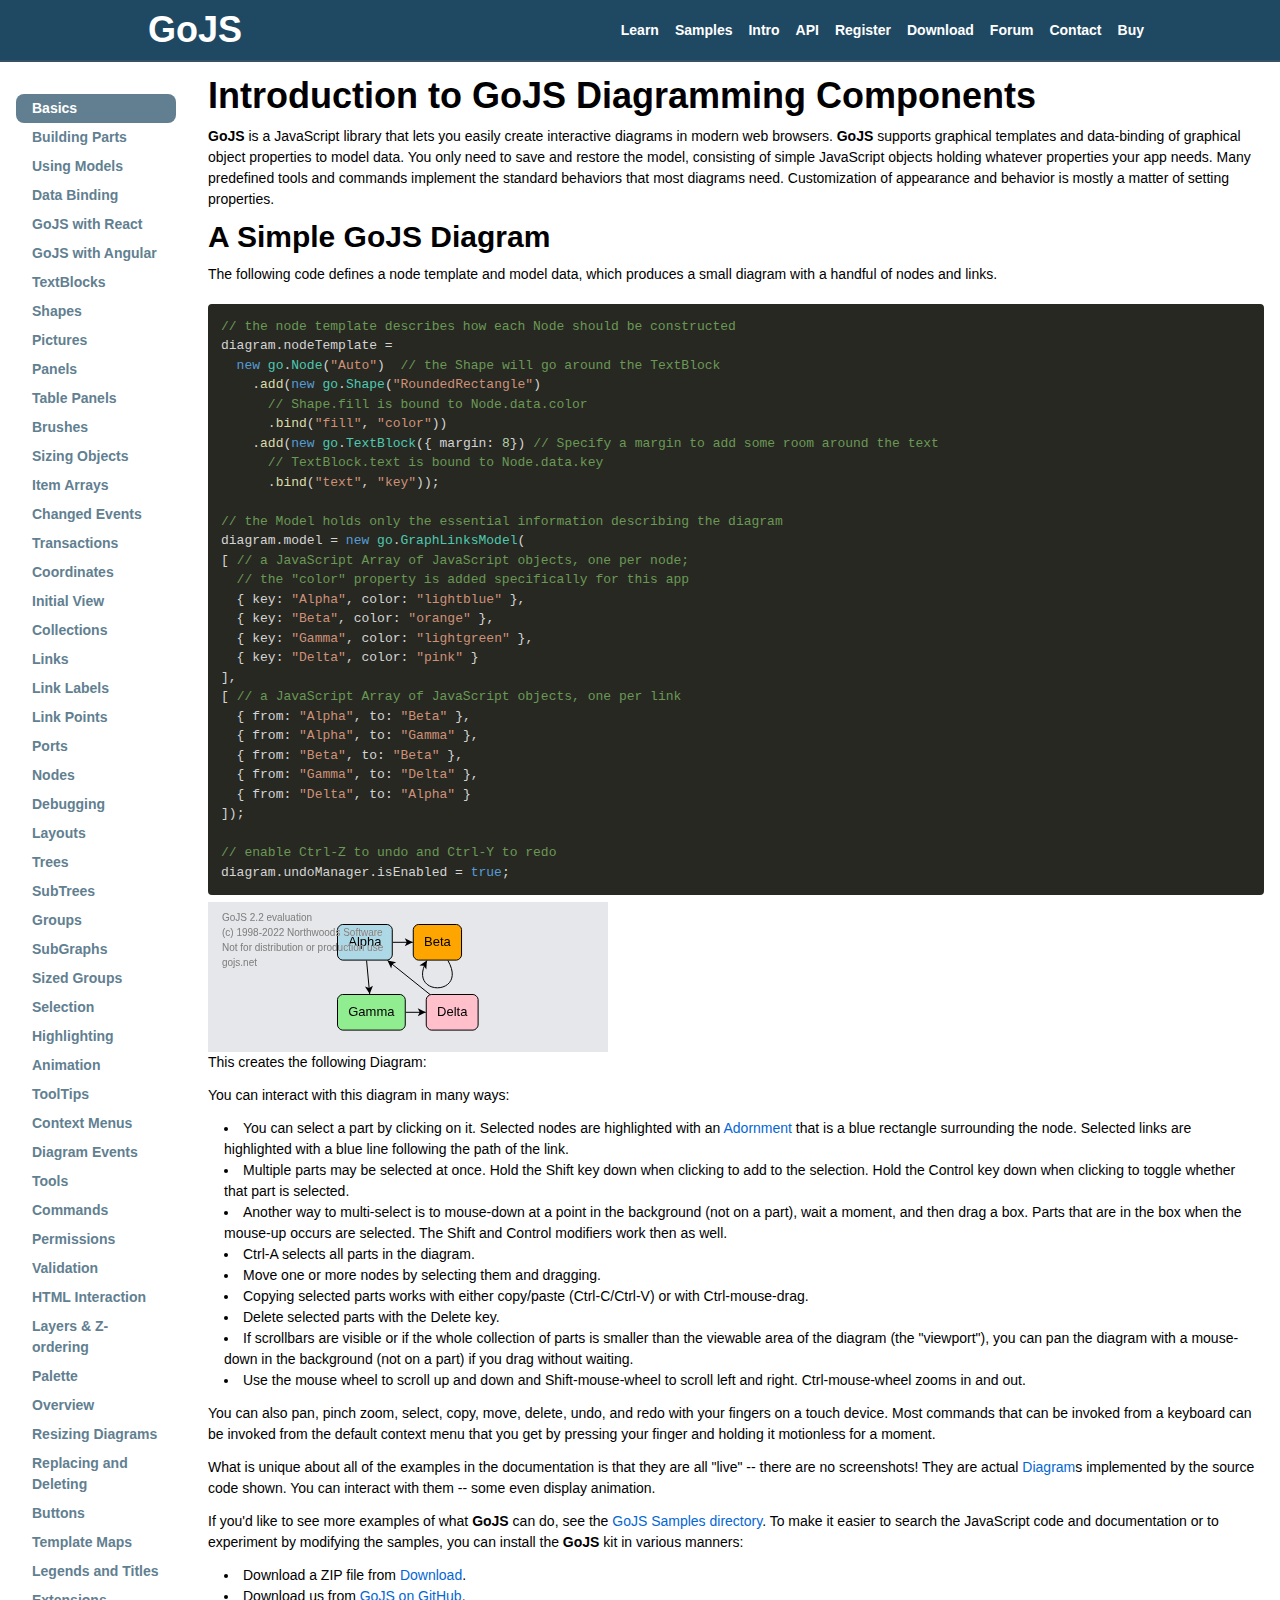
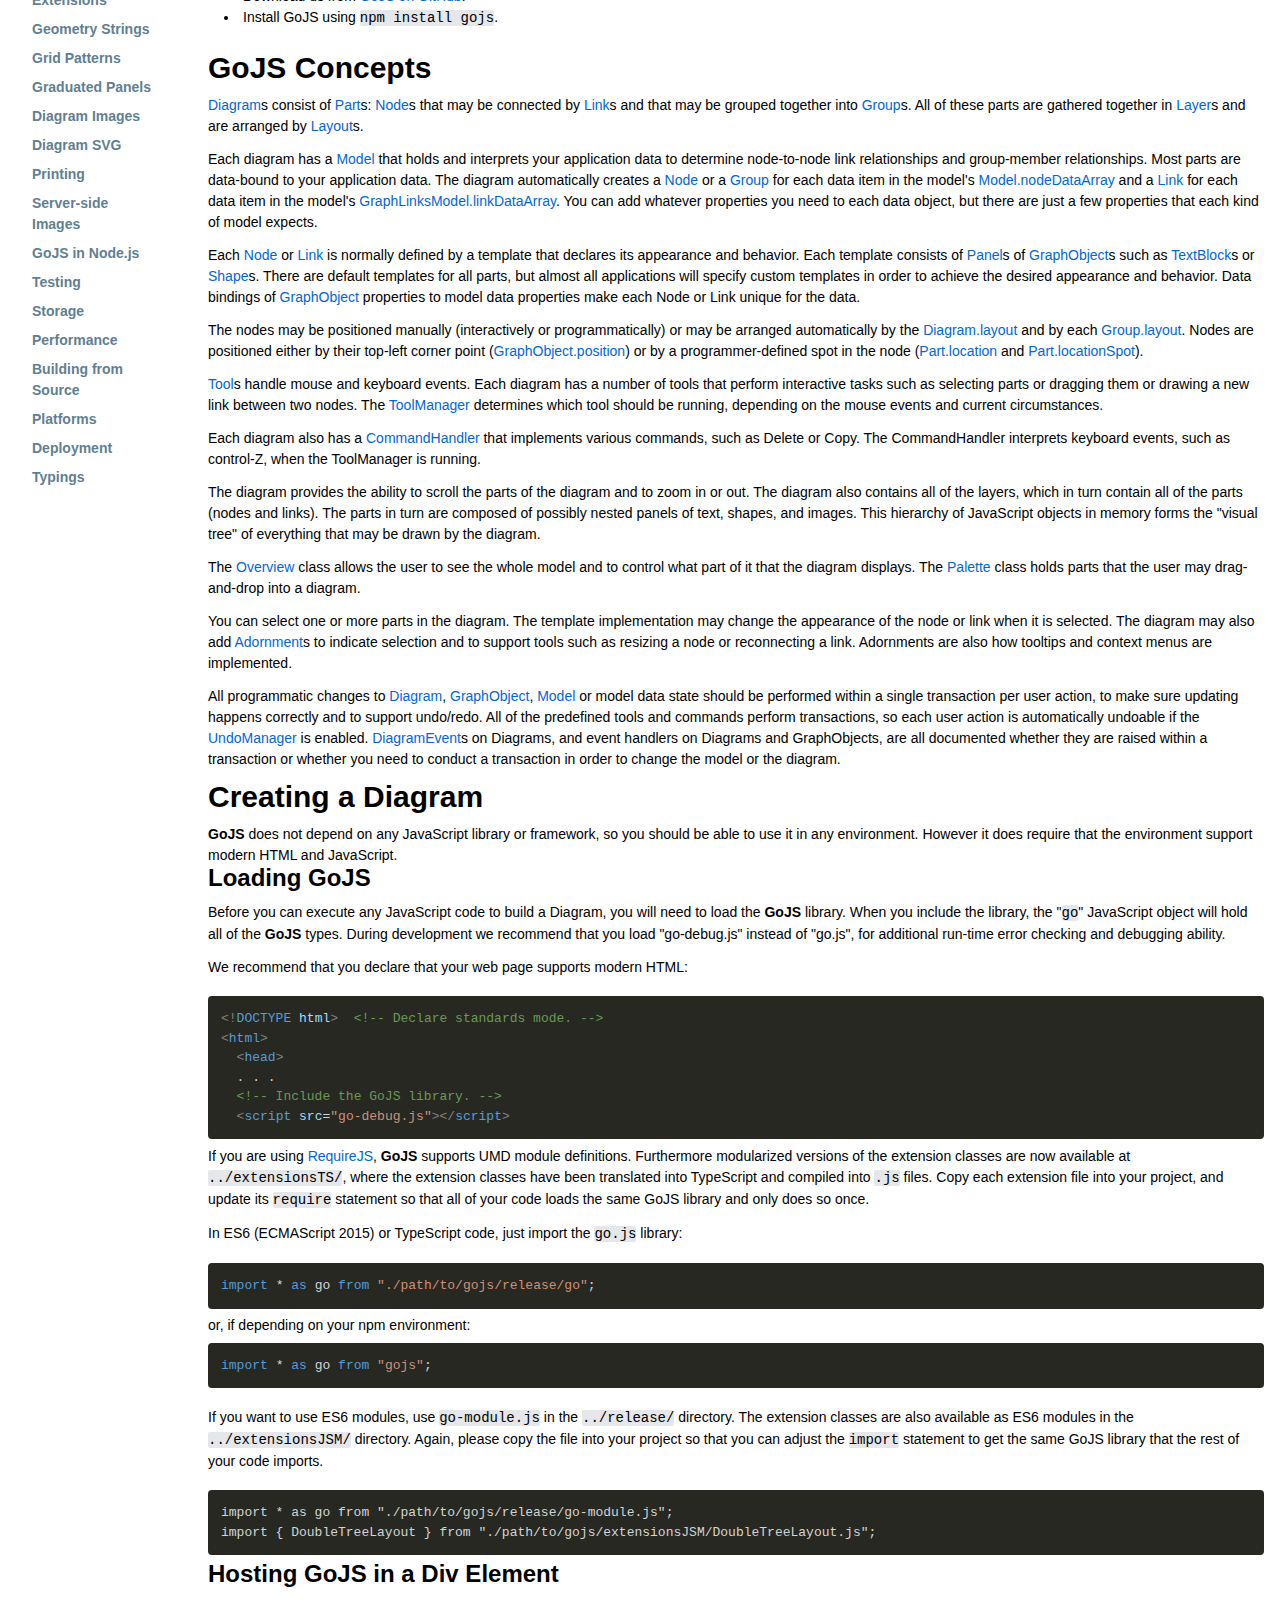
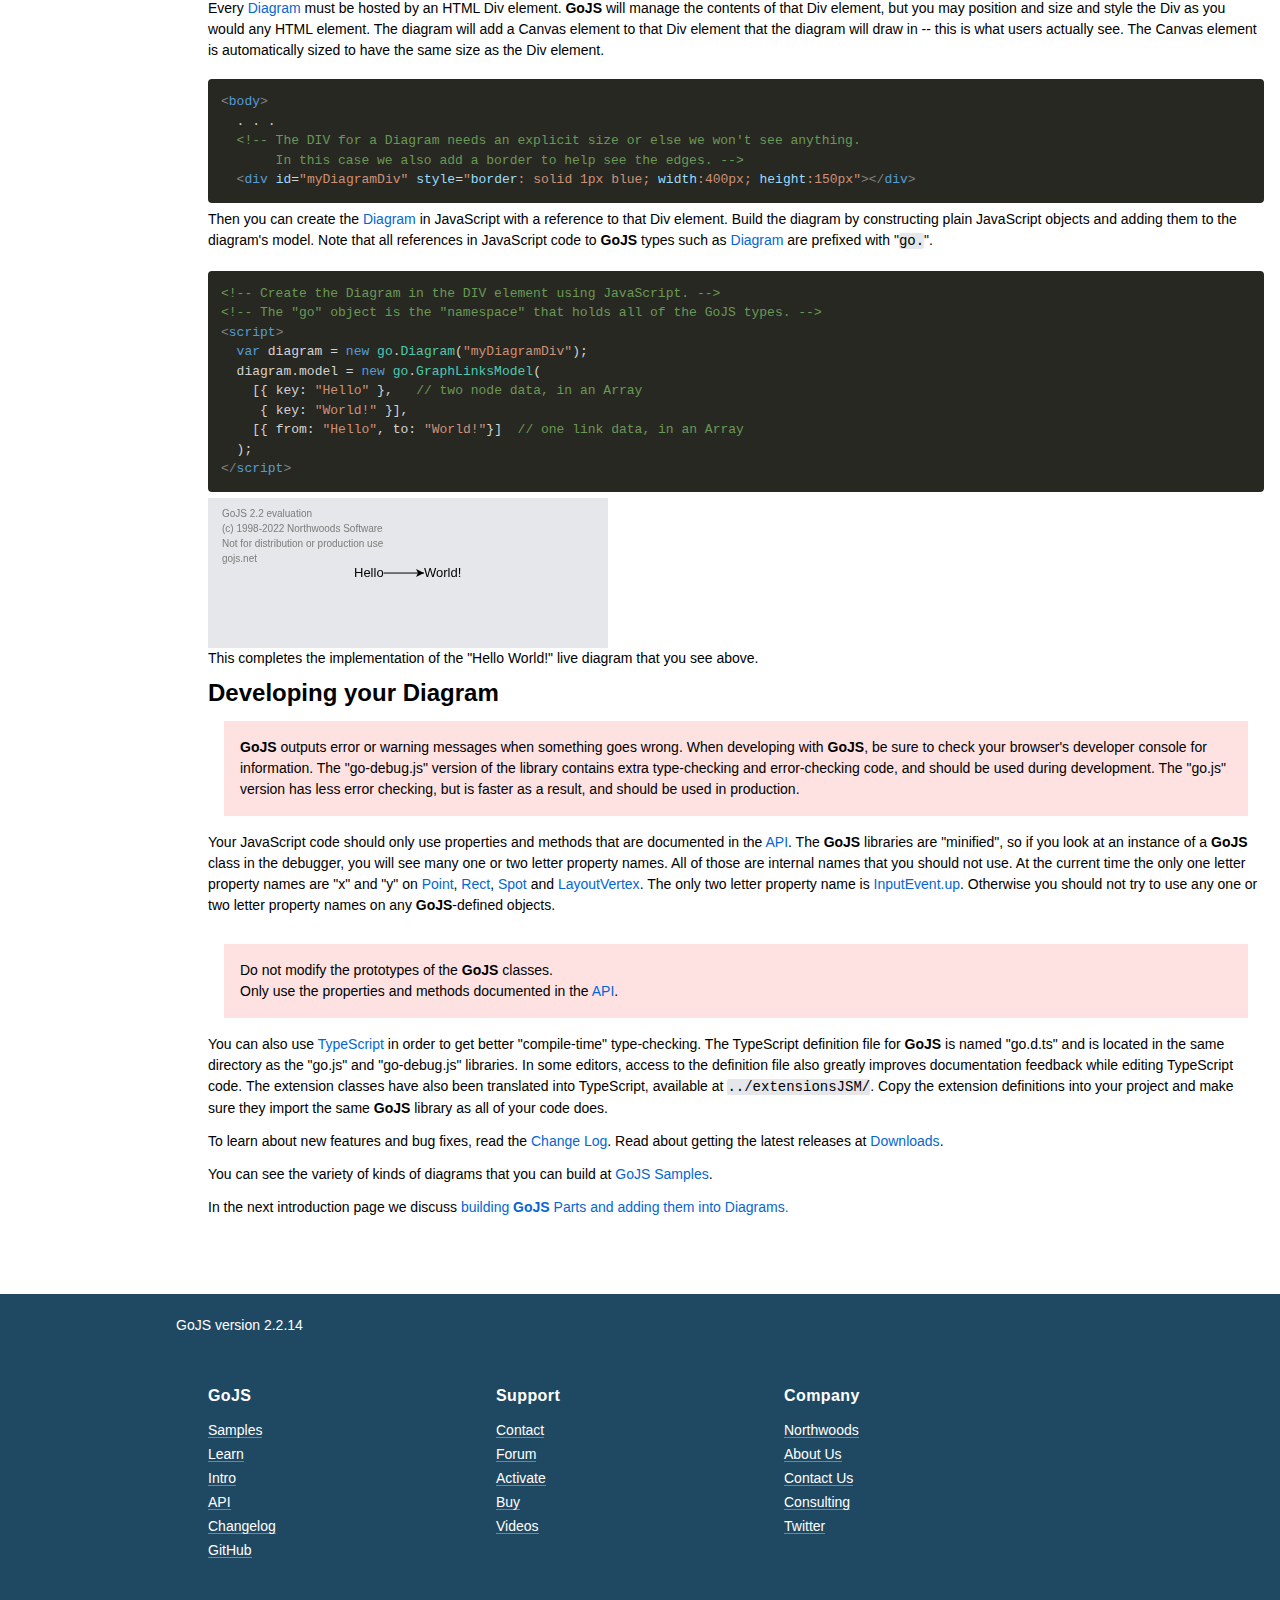
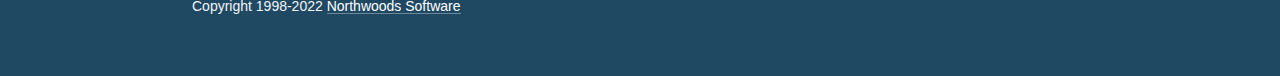
<file: site/intro/index.html>
<!DOCTYPE html>
<html lang="en">
  <head>
<meta charset="utf-8"/>
<meta name="viewport" content="width=device-width, initial-scale=1, shrink-to-fit=no, viewport-fit=cover"/>
 
<link rel="stylesheet" href="../assets/css/style.css"/> 
<!-- Copyright 1998-2022 by Northwoods Software Corporation. -->    <title> GoJS Introduction -- Northwoods Software </title>
    <link rel="stylesheet" href="../assets/css/prism.css"  />
  </head>
  <script>
    
    window.diagrams = [];
    window.goCode = function(pre, w, h, parentid, animation) {
      window.diagrams.push([pre, w, h, parentid, animation]);
    }
  </script>
  <body>
  <nav id="navTop" class="w-full z-30 top-0 text-white bg-nwoods-primary">
    <div class="w-full container max-w-screen-lg mx-auto flex flex-wrap sm:flex-nowrap items-center justify-between mt-0 py-2">
      <div class="md:pl-4">
        <a class="text-white hover:text-white no-underline hover:no-underline
        font-bold text-2xl lg:text-4xl rounded-lg hover:bg-nwoods-secondary " href="../">
          <h1 class="mb-0 p-1 ">GoJS</h1>
        </a>
      </div>
      <button id="topnavButton" class="rounded-lg sm:hidden focus:outline-none focus:ring" aria-label="Navigation">
        <svg fill="currentColor" viewBox="0 0 20 20" class="w-6 h-6">
          <path id="topnavOpen" fill-rule="evenodd" d="M3 5a1 1 0 011-1h12a1 1 0 110 2H4a1 1 0 01-1-1zM3 10a1 1 0 011-1h12a1 1 0 110 2H4a1 1 0 01-1-1zM9 15a1 1 0 011-1h6a1 1 0 110 2h-6a1 1 0 01-1-1z" clip-rule="evenodd"></path>
          <path id="topnavClosed" class="hidden" fill-rule="evenodd" d="M4.293 4.293a1 1 0 011.414 0L10 8.586l4.293-4.293a1 1 0 111.414 1.414L11.414 10l4.293 4.293a1 1 0 01-1.414 1.414L10 11.414l-4.293 4.293a1 1 0 01-1.414-1.414L8.586 10 4.293 5.707a1 1 0 010-1.414z" clip-rule="evenodd"></path>
        </svg>
      </button>
      <div id="topnavList" class="hidden sm:block items-center w-auto mt-0 text-white p-0 z-20">
        <ul class="list-reset list-none font-semibold flex justify-end flex-wrap sm:flex-nowrap items-center px-0 pb-0">
          <li class="p-1 sm:p-0"><a class="topnav-link" href="../learn/">Learn</a></li>
          <li class="p-1 sm:p-0"><a class="topnav-link" href="../samples/">Samples</a></li>
          <li class="p-1 sm:p-0"><a class="topnav-link" href="../intro/">Intro</a></li>
          <li class="p-1 sm:p-0"><a class="topnav-link" href="../api/">API</a></li>
          <li class="p-1 sm:p-0"><a class="topnav-link" href="https://www.nwoods.com/products/register.html">Register</a></li>
          <li class="p-1 sm:p-0"><a class="topnav-link" href="../download.html">Download</a></li>
          <li class="p-1 sm:p-0"><a class="topnav-link" href="https://forum.nwoods.com/c/gojs/11">Forum</a></li>
          <li class="p-1 sm:p-0"><a class="topnav-link" href="https://www.nwoods.com/contact.html"
           target="_blank" rel="noopener" onclick="getOutboundLink('https://www.nwoods.com/contact.html', 'contact');">Contact</a></li>
          <li class="p-1 sm:p-0"><a class="topnav-link" href="https://www.nwoods.com/sales/index.html"
           target="_blank" rel="noopener" onclick="getOutboundLink('https://www.nwoods.com/sales/index.html', 'buy');">Buy</a></li>
        </ul>
      </div>
    </div>
    <hr class="border-b border-gray-600 opacity-50 my-0 py-0" />
  </nav>
    
    <div class="md:flex flex-col md:flex-row md:min-h-screen w-full max-w-screen-xl mx-auto">
      
    <div id="navSide" class="flex flex-col w-full md:w-40 lg:w-48 text-gray-700 bg-white flex-shrink-0">
      <div class="flex-shrink-0 px-8 py-4">
        <button id="navButton" class="rounded-lg md:hidden focus:outline-none focus:ring" aria-label="Navigation">
          <svg fill="currentColor" viewBox="0 0 20 20" class="w-6 h-6">
            <path id="navOpen" fill-rule="evenodd" d="M3 5a1 1 0 011-1h12a1 1 0 110 2H4a1 1 0 01-1-1zM3 10a1 1 0 011-1h12a1 1 0 110 2H4a1 1 0 01-1-1zM9 15a1 1 0 011-1h6a1 1 0 110 2h-6a1 1 0 01-1-1z" clip-rule="evenodd"></path>
            <path id="navClosed" class="hidden" fill-rule="evenodd" d="M4.293 4.293a1 1 0 011.414 0L10 8.586l4.293-4.293a1 1 0 111.414 1.414L11.414 10l4.293 4.293a1 1 0 01-1.414 1.414L10 11.414l-4.293 4.293a1 1 0 01-1.414-1.414L8.586 10 4.293 5.707a1 1 0 010-1.414z" clip-rule="evenodd"></path>
          </svg>
        </button>
      </div>
      <nav id="navList" class="min-h-screen hidden md:block sidebar-nav flex-grow px-1 lg:px-4 pb-4 md:pb-0 md:overflow-y-auto break-words">
  <a href="index.html">Basics</a>
  <a href="buildingObjects.html">Building Parts</a>
  <a href="usingModels.html">Using Models</a>
  <a href="dataBinding.html">Data Binding</a>
  <a href="react.html">GoJS with React</a>
  <a href="angular.html">GoJS with Angular</a>
  <a href="textBlocks.html">TextBlocks</a>
  <a href="shapes.html">Shapes</a>
  <a href="pictures.html">Pictures</a>
  <a href="panels.html">Panels</a>
  <a href="tablePanels.html">Table Panels</a>
  <a href="brush.html">Brushes</a>
  <a href="sizing.html">Sizing Objects</a>
  <a href="itemArrays.html">Item Arrays</a>
  <a href="changedEvents.html">Changed Events</a>
  <a href="transactions.html">Transactions</a>
  <a href="viewport.html">Coordinates</a>
  <a href="initialView.html">Initial View</a>
  <a href="collections.html">Collections</a>
  <a href="links.html">Links</a>
  <a href="linkLabels.html">Link Labels</a>
  <a href="connectionPoints.html">Link Points</a>
  <a href="ports.html">Ports</a>
  <a href="nodes.html">Nodes</a>
  <a href="debugging.html">Debugging</a>
  <a href="layouts.html">Layouts</a>
  <a href="trees.html">Trees</a>
  <a href="subtrees.html">SubTrees</a>
  <a href="groups.html">Groups</a>
  <a href="subgraphs.html">SubGraphs</a>
  <a href="sizedGroups.html">Sized Groups</a>
  <a href="selection.html">Selection</a>
  <a href="highlighting.html">Highlighting</a>
  <a href="animation.html">Animation</a>
  <a href="toolTips.html">ToolTips</a>
  <a href="contextmenus.html">Context Menus</a>
  <a href="events.html">Diagram Events</a>
  <a href="tools.html">Tools</a>
  <a href="commands.html">Commands</a>
  <a href="permissions.html">Permissions</a>
  <a href="validation.html">Validation</a>
  <a href="HTMLInteraction.html">HTML Interaction</a>
  <a href="layers.html">Layers &amp; Z-ordering</a>
  <a href="palette.html">Palette</a>
  <a href="overview.html">Overview</a>
  <a href="resizing.html">Resizing Diagrams</a>
  <a href="replacingDeleting.html">Replacing and Deleting</a>
  <a href="buttons.html">Buttons</a>
  <a href="templateMaps.html">Template Maps</a>
  <a href="legends.html">Legends and Titles</a>
  <a href="extensions.html">Extensions</a>
  <a href="geometry.html">Geometry Strings</a>
  <a href="grids.html">Grid Patterns</a>
  <a href="graduatedPanels.html">Graduated Panels</a>
  <a href="makingImages.html">Diagram Images</a>
  <a href="makingSVG.html">Diagram SVG</a>
  <a href="printing.html">Printing</a>
  <a href="serverSideImages.html">Server-side Images</a>
  <a href="nodeScript.html">GoJS in Node.js</a>
  <a href="testing.html">Testing</a>
  <a href="storage.html">Storage</a>
  <a href="performance.html">Performance</a>
  <a href="source.html">Building from Source</a>
  <a href="platforms.html">Platforms</a>
  <a href="deployment.html">Deployment</a>
  <a href="typings.html">Typings</a>
      </nav>
    </div>      
      <div class="pt-4 px-2 md:px-0 lg:px-4 pb-16 w-full overflow-hidden">




  <h1>Introduction to GoJS Diagramming Components</h1>

  <p>
  <b>GoJS</b> is a JavaScript library that lets you easily create interactive diagrams in modern web browsers.
  <b>GoJS</b> supports graphical templates and data-binding of graphical object properties to model data.
  You only need to save and restore the model, consisting of simple JavaScript objects holding
  whatever properties your app needs.
  Many predefined tools and commands implement the standard behaviors that most diagrams need.
  Customization of appearance and behavior is mostly a matter of setting properties.
  </p>

  <h2 id="SimpleGoJSDiagram">A Simple GoJS Diagram</h2>
  <p>
  The following code defines a node template and model data, which produces a small diagram with a handful of nodes and links.
  </p>

  <pre class="lang-js" id="minimal"><code>
      // the node template describes how each Node should be constructed
      diagram.nodeTemplate =
        new go.Node("Auto")  // the Shape will go around the TextBlock
          .add(new go.Shape("RoundedRectangle")
            // Shape.fill is bound to Node.data.color
            .bind("fill", "color"))
          .add(new go.TextBlock({ margin: 8}) // Specify a margin to add some room around the text
            // TextBlock.text is bound to Node.data.key
            .bind("text", "key"));

      // the Model holds only the essential information describing the diagram
      diagram.model = new go.GraphLinksModel(
      [ // a JavaScript Array of JavaScript objects, one per node;
        // the "color" property is added specifically for this app
        { key: "Alpha", color: "lightblue" },
        { key: "Beta", color: "orange" },
        { key: "Gamma", color: "lightgreen" },
        { key: "Delta", color: "pink" }
      ],
      [ // a JavaScript Array of JavaScript objects, one per link
        { from: "Alpha", to: "Beta" },
        { from: "Alpha", to: "Gamma" },
        { from: "Beta", to: "Beta" },
        { from: "Gamma", to: "Delta" },
        { from: "Delta", to: "Alpha" }
      ]);

      // enable Ctrl-Z to undo and Ctrl-Y to redo
      diagram.undoManager.isEnabled = true;
  </code></pre>
  <p>This creates the following Diagram:</p>
  <script>goCode("minimal", 400, 150)</script>
  <p>
  You can interact with this diagram in many ways:
  </p>
  <ul>
    <li>You can select a part by clicking on it.
        Selected nodes are highlighted with an <a>Adornment</a> that is a blue rectangle surrounding the node.
        Selected links are highlighted with a blue line following the path of the link.</li>
    <li>Multiple parts may be selected at once.
        Hold the Shift key down when clicking to add to the selection.
        Hold the Control key down when clicking to toggle whether that part is selected.</li>
    <li>Another way to multi-select is to mouse-down at a point in the background (not on a part), wait a moment, and then drag a box.
        Parts that are in the box when the mouse-up occurs are selected.
        The Shift and Control modifiers work then as well.</li>
    <li>Ctrl-A selects all parts in the diagram.</li>
    <li>Move one or more nodes by selecting them and dragging.</li>
    <li>Copying selected parts works with either copy/paste (Ctrl-C/Ctrl-V) or with Ctrl-mouse-drag.</li>
    <li>Delete selected parts with the Delete key.</li>
    <li>If scrollbars are visible or if the whole collection of parts is smaller than the viewable area of the diagram (the "viewport"),
        you can pan the diagram with a mouse-down in the background (not on a part) if you drag without waiting.</li>
    <li>Use the mouse wheel to scroll up and down and Shift-mouse-wheel to scroll left and right.
        Ctrl-mouse-wheel zooms in and out.</li>
  </ul>
  <p>
  You can also pan, pinch zoom, select, copy, move, delete, undo, and redo with your fingers on a touch device.
  Most commands that can be invoked from a keyboard can be invoked from the default context menu that you get by pressing your finger and holding it motionless for a moment.
  </p>

  <p>
  What is unique about all of the examples in the documentation is that they are all "live" -- there are no screenshots!
  They are actual <a>Diagram</a>s implemented by the source code shown.
  You can interact with them -- some even display animation.
  </p>

  <p>
  If you'd like to see more examples of what <b>GoJS</b> can do, see the <a href="../samples/index.html" target="samples">GoJS Samples directory</a>.
  To make it easier to search the JavaScript code and documentation or to experiment by modifying the samples,
  you can install the <b>GoJS</b> kit in various manners:
  <ul>
    <li>Download a ZIP file from <a href="../download.html">Download</a>.</li>
    <li>Download us from <a href="https://github.com/NorthwoodsSoftware/GoJS">GoJS on GitHub</a>.</li>
    <li>Install GoJS using <code>npm install gojs</code>.</li>
  </ul>
  </p>

  <h2 id="GoJSConcepts">GoJS Concepts</h2>
  <p>
  <a>Diagram</a>s consist of <a>Part</a>s: <a>Node</a>s that may be connected by <a>Link</a>s and that may be grouped together into <a>Group</a>s.
  All of these parts are gathered together in <a>Layer</a>s and are arranged by <a>Layout</a>s.
  </p>

  <p>
  Each diagram has a <a>Model</a> that holds and interprets your application data to determine node-to-node link relationships and
  group-member relationships.
  Most parts are data-bound to your application data.
  The diagram automatically creates a <a>Node</a> or a <a>Group</a> for each data item in the model's <a>Model.nodeDataArray</a>
  and a <a>Link</a> for each data item in the model's <a>GraphLinksModel.linkDataArray</a>.
  You can add whatever properties you need to each data object, but there are just a few properties that each kind of model expects.
  </p>

  <p>
  Each <a>Node</a> or <a>Link</a> is normally defined by a template that declares its appearance and behavior.
  Each template consists of <a>Panel</a>s of <a>GraphObject</a>s such as <a>TextBlock</a>s or <a>Shape</a>s.
  There are default templates for all parts, but almost all applications will specify custom templates
  in order to achieve the desired appearance and behavior.
  Data bindings of <a>GraphObject</a> properties to model data properties make each Node or Link unique for the data.
  </p>

  <p>
  The nodes may be positioned manually (interactively or programmatically) or may be arranged automatically by the
  <a>Diagram.layout</a> and by each <a>Group.layout</a>.
  Nodes are positioned either by their top-left corner point (<a>GraphObject.position</a>) or by a programmer-defined
  spot in the node (<a>Part.location</a> and <a>Part.locationSpot</a>).
  </p>

  <p>
  <a>Tool</a>s handle mouse and keyboard events. Each diagram has a number of tools that perform interactive tasks such as
  selecting parts or dragging them or drawing a new link between two nodes. The <a>ToolManager</a> determines
  which tool should be running, depending on the mouse events and current circumstances.
  </p>

  <p>
  Each diagram also has a <a>CommandHandler</a> that implements various commands, such as Delete or Copy.
  The CommandHandler interprets keyboard events, such as control-Z, when the ToolManager is running.
  </p>

  <p>
  The diagram provides the ability to scroll the parts of the diagram and to zoom in or out.
  The diagram also contains all of the layers, which in turn contain all of the parts (nodes and links).
  The parts in turn are composed of possibly nested panels of text, shapes, and images.
  This hierarchy of JavaScript objects in memory forms the "visual tree" of everything that may be drawn by the diagram.
  </p>

  <p>
  The <a>Overview</a> class allows the user to see the whole model and to control what part of it that the diagram displays.
  The <a>Palette</a> class holds parts that the user may drag-and-drop into a diagram.
  </p>

  <p>
  You can select one or more parts in the diagram. The template implementation may change the appearance
  of the node or link when it is selected. The diagram may also add <a>Adornment</a>s to indicate selection and to
  support tools such as resizing a node or reconnecting a link.
  Adornments are also how tooltips and context menus are implemented.
  </p>

  <p>
  All programmatic changes to <a>Diagram</a>, <a>GraphObject</a>, <a>Model</a> or model data state should be performed
  within a single transaction per user action, to make sure updating happens correctly and to support undo/redo.
  All of the predefined tools and commands perform transactions, so each user action is automatically undoable
  if the <a>UndoManager</a> is enabled.
  <a>DiagramEvent</a>s on Diagrams, and event handlers on Diagrams and GraphObjects,
  are all documented whether they are raised within a transaction or whether you need to conduct a transaction in order
  to change the model or the diagram.
  </p>


  <h2 id="CreatingDiagram">Creating a Diagram</h2>
  <b>GoJS</b> does not depend on any JavaScript library or framework, so you should be able to use it in any environment.
  However it does require that the environment support modern HTML and JavaScript.

  <h3 id="LoadingGoJS">Loading GoJS</h3>
  <p>
    Before you can execute any JavaScript code to build a Diagram, you will need to load the <b>GoJS</b> library.
    When you include the library, the "<code>go</code>" JavaScript object will hold all of the <b>GoJS</b> types.
    During development we recommend that you load "go-debug.js" instead of "go.js", for additional run-time error checking and debugging ability.
  </p>
  <p>
    We recommend that you declare that your web page supports modern HTML:
  </p>
  <pre class="lang-html"><code>
  &lt;!DOCTYPE html&gt;  &lt;!-- Declare standards mode. --&gt;
  &lt;html&gt;
    &lt;head&gt;
    . . .
    &lt;!-- Include the GoJS library. --&gt;
    &lt;script src="go-debug.js"&gt;&lt;/script&gt;</code></pre>
  <p>
    If you are using <a href="http://requirejs.org" target="_blank">RequireJS</a>, <b>GoJS</b> supports UMD module definitions.
    Furthermore modularized versions of the extension classes are now available at <code>../extensionsTS/</code>,
    where the extension classes have been translated into TypeScript and compiled into <code>.js</code> files.
    Copy each extension file into your project, and update its <code>require</code> statement
    so that all of your code loads the same GoJS library and only does so once.
  </p>
  <p>
    In ES6 (ECMAScript 2015) or TypeScript code, just import the <code>go.js</code> library:
    <pre class="lang-ts"><code>import * as go from "./path/to/gojs/release/go";</code></pre>
    or, if depending on your npm environment:
    <pre class="lang-ts"><code>import * as go from "gojs";</code></pre>
  </p>
  <p>
    If you want to use ES6 modules, use <code>go-module.js</code> in the <code>../release/</code> directory.
    The extension classes are also available as ES6 modules in the <code>../extensionsJSM/</code> directory.
    Again, please copy the file into your project so that you can adjust the <code>import</code> statement to
    get the same GoJS library that the rest of your code imports.
  </p>
  <pre class="lang-bash"><code>
import * as go from "./path/to/gojs/release/go-module.js";
import { DoubleTreeLayout } from "./path/to/gojs/extensionsJSM/DoubleTreeLayout.js";</code></pre>

  <h3 id="HostingGoJSinaDivElement">Hosting GoJS in a Div Element</h3>
  <p>
    Every <a>Diagram</a> must be hosted by an HTML Div element.
    <b>GoJS</b> will manage the contents of that Div element, but you may position and size and style the Div as you would any HTML element.
    The diagram will add a Canvas element to that Div element that the diagram will draw in -- this is what users actually see.
    The Canvas element is automatically sized to have the same size as the Div element.
  </p>

  <pre class="lang-html"><code>
  &lt;body&gt;
    . . .
    &lt;!-- The DIV for a Diagram needs an explicit size or else we won't see anything.
         In this case we also add a border to help see the edges. --&gt;
    &lt;div id="myDiagramDiv" style="border: solid 1px blue; width:400px; height:150px"&gt;&lt;/div&gt;</code></pre>

  <p>
    Then you can create the <a>Diagram</a> in JavaScript with a reference to that Div element.
    Build the diagram by constructing plain JavaScript objects and adding them to the diagram's model.
    Note that all references in JavaScript code to <b>GoJS</b> types such as <a>Diagram</a> are prefixed with "<code>go.</code>".
  </p>

  <pre class="lang-html"><code>
  &lt;!-- Create the Diagram in the DIV element using JavaScript. --&gt;
  &lt;!-- The "go" object is the "namespace" that holds all of the GoJS types. --&gt;
  &lt;script&gt;
    var diagram = new go.Diagram("myDiagramDiv");
    diagram.model = new go.GraphLinksModel(
      [{ key: "Hello" },   // two node data, in an Array
       { key: "World!" }],
      [{ from: "Hello", to: "World!"}]  // one link data, in an Array
    );
  &lt;/script&gt;</code></pre>


  <pre id="minimal2" style="display:none;">
    diagram.model = new go.GraphLinksModel(
      [{ key: "Hello" },   // two node data, in an Array
       { key: "World!" }],
      [{ from: "Hello", to: "World!" }]  // one link data, in an Array
    );
  </pre>
  <script>goCode("minimal2", 400, 150)</script>

  <p>
  This completes the implementation of the "Hello World!" live diagram that you see above.
  </p>

  <h3 id="DevelopingYourDiagram">Developing your Diagram</h3>
  <p class="box bg-danger">
    <b>GoJS</b> outputs error or warning messages when something goes wrong.
    When developing with <b>GoJS</b>, be sure to check your browser's developer console for information.
    The "go-debug.js" version of the library contains extra type-checking and error-checking code, and should be used during development.
    The "go.js" version has less error checking, but is faster as a result, and should be used in production.
  </p>

  <p>
    Your JavaScript code should only use properties and methods that are documented in the <a href="../api/index.html" target="api">API</a>.
    The <b>GoJS</b> libraries are "minified", so if you look at an instance of a <b>GoJS</b> class in the debugger,
    you will see many one or two letter property names.  All of those are internal names that you should not use.
    At the current time the only one letter property names are "x" and "y" on <a>Point</a>, <a>Rect</a>, <a>Spot</a> and <a>LayoutVertex</a>.
    The only two letter property name is <a>InputEvent.up</a>.
    Otherwise you should not try to use any one or two letter property names on any <b>GoJS</b>-defined objects.
  </p>

  <p class="box bg-danger">
    Do not modify the prototypes of the <b>GoJS</b> classes.<br />
    Only use the properties and methods documented in the <a href="../api/index.html" target="api">API</a>.
  </p>

  <p>
    You can also use <a href="https://www.typescriptlang.org/">TypeScript</a> in order to get better "compile-time" type-checking.
    The TypeScript definition file for <b>GoJS</b> is named "go.d.ts" and is located in the same directory as the "go.js" and "go-debug.js" libraries.
    In some editors, access to the definition file also greatly improves documentation feedback while editing TypeScript code.
    The extension classes have also been translated into TypeScript, available at <code>../extensionsJSM/</code>.
    Copy the extension definitions into your project and make sure they import the same <b>GoJS</b> library as all of your code does.
  </p>

  <p>
    To learn about new features and bug fixes, read the <a href="https://gojs.net/latest/changelog.html" target="_blank">Change Log</a>.
    Read about getting the latest releases at <a href="../download.html">Downloads</a>.
  </p>

  <p>
    You can see the variety of kinds of diagrams that you can build at <a href="../samples/index.html" target="samples">GoJS Samples</a>.
  </p>
  <p>
    In the next introduction page we discuss <a href="buildingObjects.html">building <b>GoJS</b> Parts and adding them into Diagrams.</a>
  </p>
      </div>
    </div>
  
  <div class="bg-nwoods-primary">
    <section class="max-w-screen-lg text-white container mx-auto py-2 px-12">
      <p id="version" class="leading-none mb-2 my-4">GoJS</p>
    </section>
  </div><footer class="bg-nwoods-primary text-white">
  <div class="container max-w-screen-lg mx-auto  px-8">
    <div class="w-full py-6">

        <div class="max-w-screen-lg xl:max-w-screen-xl mx-auto px-4 sm:px-6 md:px-8">
          <ul class="text-sm font-medium pb-6 grid grid-cols-2 sm:grid-cols-3 gap-y-10">
            <li class="list-none row-span-2">
              <h2 class="text-base font-semibold tracking-wide">GoJS</h2>
              <ul class="list-none space-y-4 md:space-y-1 px-0">
                <li>
                  <a href="../samples/index.html">Samples</a>
                </li>
                <li>
                  <a href="../learn/index.html">Learn</a>
                </li>
                <li>
                  <a href="../intro/index.html">Intro</a>
                </li>
                <li>
                  <a href="../api/index.html">API</a>
                </li>
                <li>
                  <a href="../changelog.html">Changelog</a>
                </li>
                <li>
                  <a href="https://github.com/NorthwoodsSoftware/GoJS">GitHub</a>
                </li>
              </ul>
            </li>
            <li class="list-none row-span-2">
              <h2 class="text-base font-semibold tracking-wide">Support</h2>
              <ul class="list-none space-y-4 md:space-y-1 px-0">
                <li>
                  <a href="https://www.nwoods.com/contact.html"
                  target="_blank" rel="noopener" onclick="getOutboundLink('https://www.nwoods.com/contact.html', 'contact');">Contact</a>
                </li>
                <li>
                  <a href="https://forum.nwoods.com/c/gojs">Forum</a>
                </li>
                <li>
                  <a href="https://www.nwoods.com/app/activate.aspx?sku=gojs">Activate</a>
                </li>
                <li>
                  <a href="https://www.nwoods.com/sales/index.html"
                  target="_blank" rel="noopener" onclick="getOutboundLink('https://www.nwoods.com/sales/index.html', 'buy');">Buy</a>
                </li>
                <li>
                  <a href="https://www.youtube.com/channel/UC9We8EoX596-6XFjJDtZIDg">Videos</a>
                </li>
              </ul>
            </li>
            <li class="list-none row-span-2">
              <h2 class="text-base font-semibold tracking-wide">Company</h2>
              <ul class="list-none space-y-4 md:space-y-1 px-0">
                <li>
                  <a target="_blank" href="https://www.nwoods.com">Northwoods</a>
                </li>
                <li>
                  <a target="_blank" href="https://www.nwoods.com/about.html">About Us</a>
                </li>
                <li>
                  <a target="_blank" href="https://www.nwoods.com/contact.html">Contact Us</a>
                </li>
                <li>
                  <a target="_blank" href="https://www.nwoods.com/consulting.html">Consulting</a>
                </li>
                <li>
                  <a target="_blank" href="https://twitter.com/northwoodsgo">Twitter</a>
                </li>

              </ul>
            </li>
          </ul>


      <p class="text-sm text-gray-100 md:mb-6">
        Copyright 1998-2022 <a class="text-white" href="https://www.nwoods.com">Northwoods Software</a>
      </p>
    </div>
  </div>
</footer>  </body>

<script async src="https://www.googletagmanager.com/gtag/js?id=UA-1506307-5"></script> 
<script>
  window.dataLayer = window.dataLayer || [];
  function gtag(){dataLayer.push(arguments);}
  gtag('js', new Date()); gtag('config', 'UA-1506307-5');
  var getOutboundLink = function(url, label) {
    gtag('event', 'click', {
      'event_category': 'outbound',
      'event_label': label,
      'transport_type': 'beacon'
    });
  }

  // topnav
  var topButton = document.getElementById("topnavButton");
  var topnavList = document.getElementById("topnavList");
  topButton.addEventListener("click", function() {
    this.classList.toggle("active");
    topnavList.classList.toggle("hidden");
    document.getElementById("topnavOpen").classList.toggle("hidden");
    document.getElementById("topnavClosed").classList.toggle("hidden");
  });
</script>
  <script src="../assets/js/prism.js"></script>
  <script src="../release/go.js"></script>
  <script src="../assets/js/goDoc.js"></script>
  <script>
    document.addEventListener("DOMContentLoaded", function() {
      if (window.go) document.getElementById('version').textContent = "GoJS version " + go.version;
      if (window.goDoc) window.goDoc();
      var d = window.diagrams;
      for (var i = 0; i < d.length; i++) {
        var dargs = d[i];
        goCodeExecute(dargs[0], dargs[1], dargs[2], dargs[3], dargs[4]);
      }
      if (window.extra) window.extra();
    });
  </script>
</html>
</file>
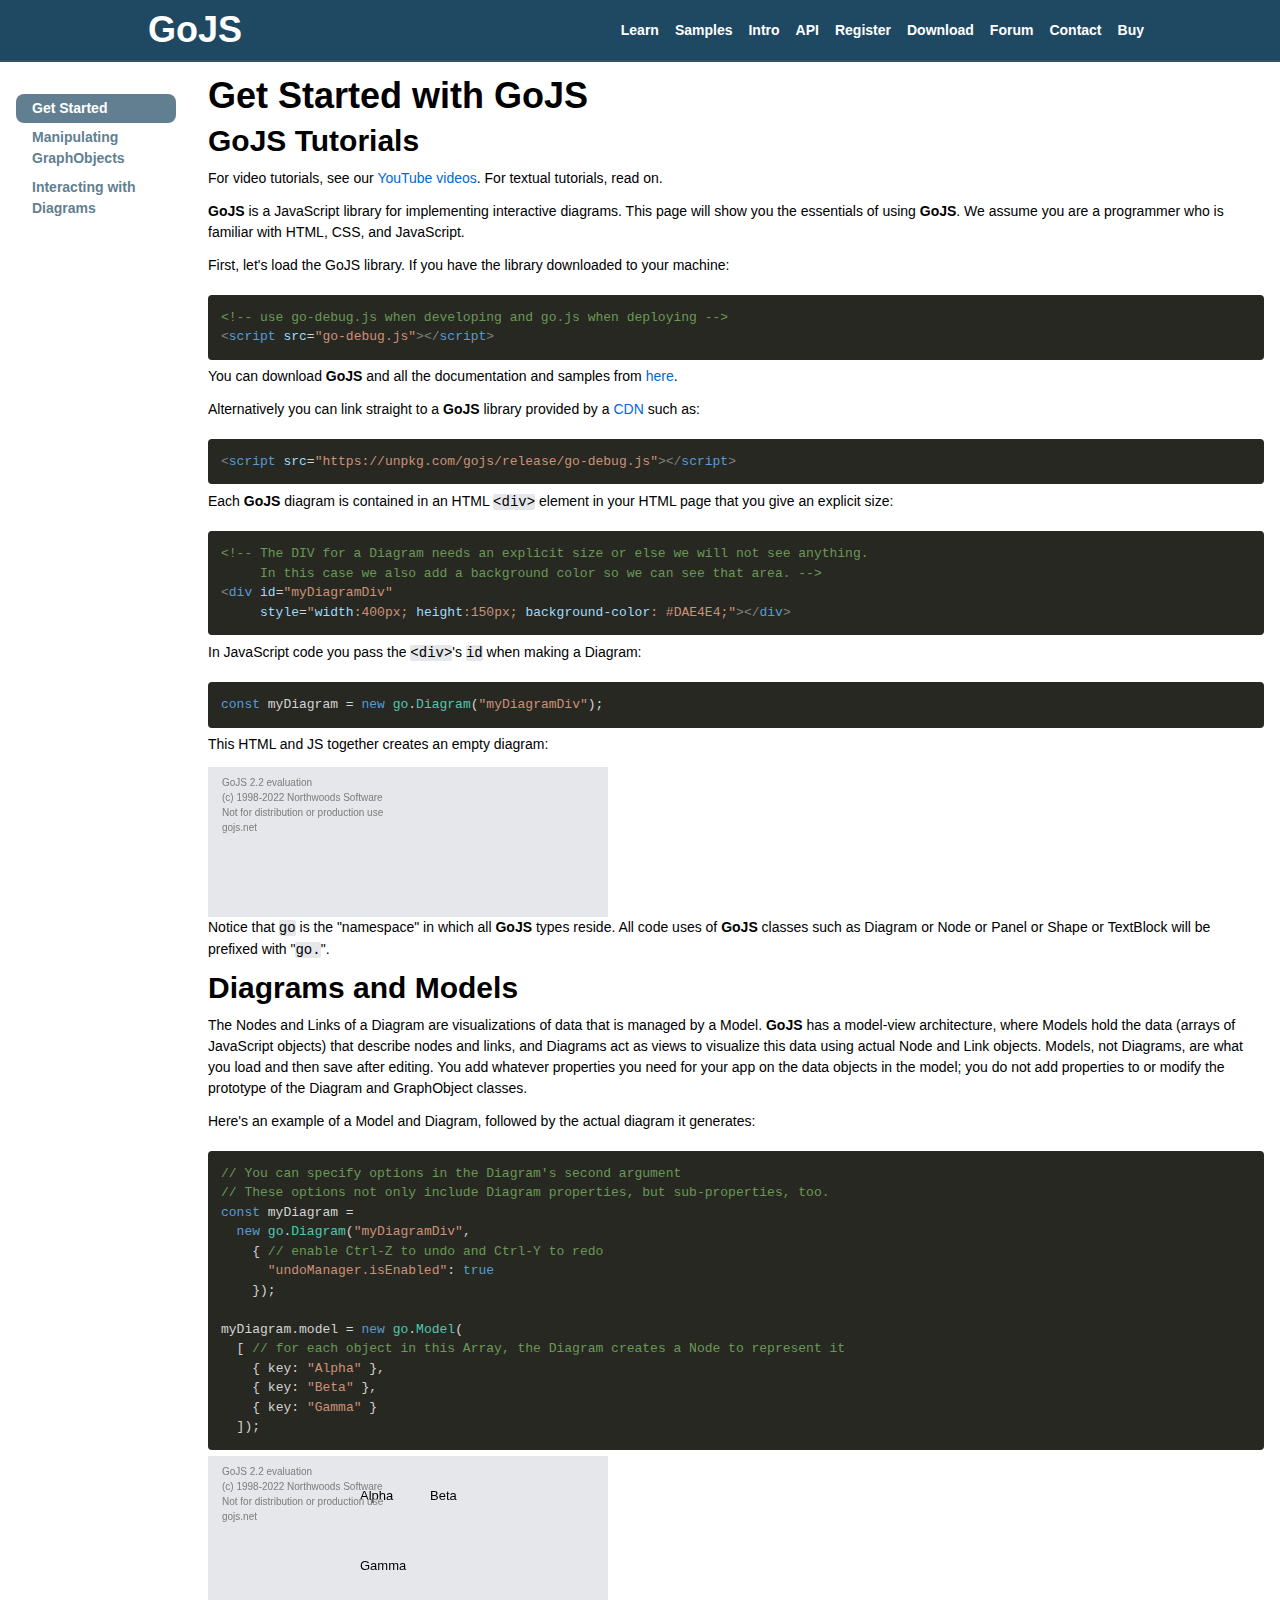
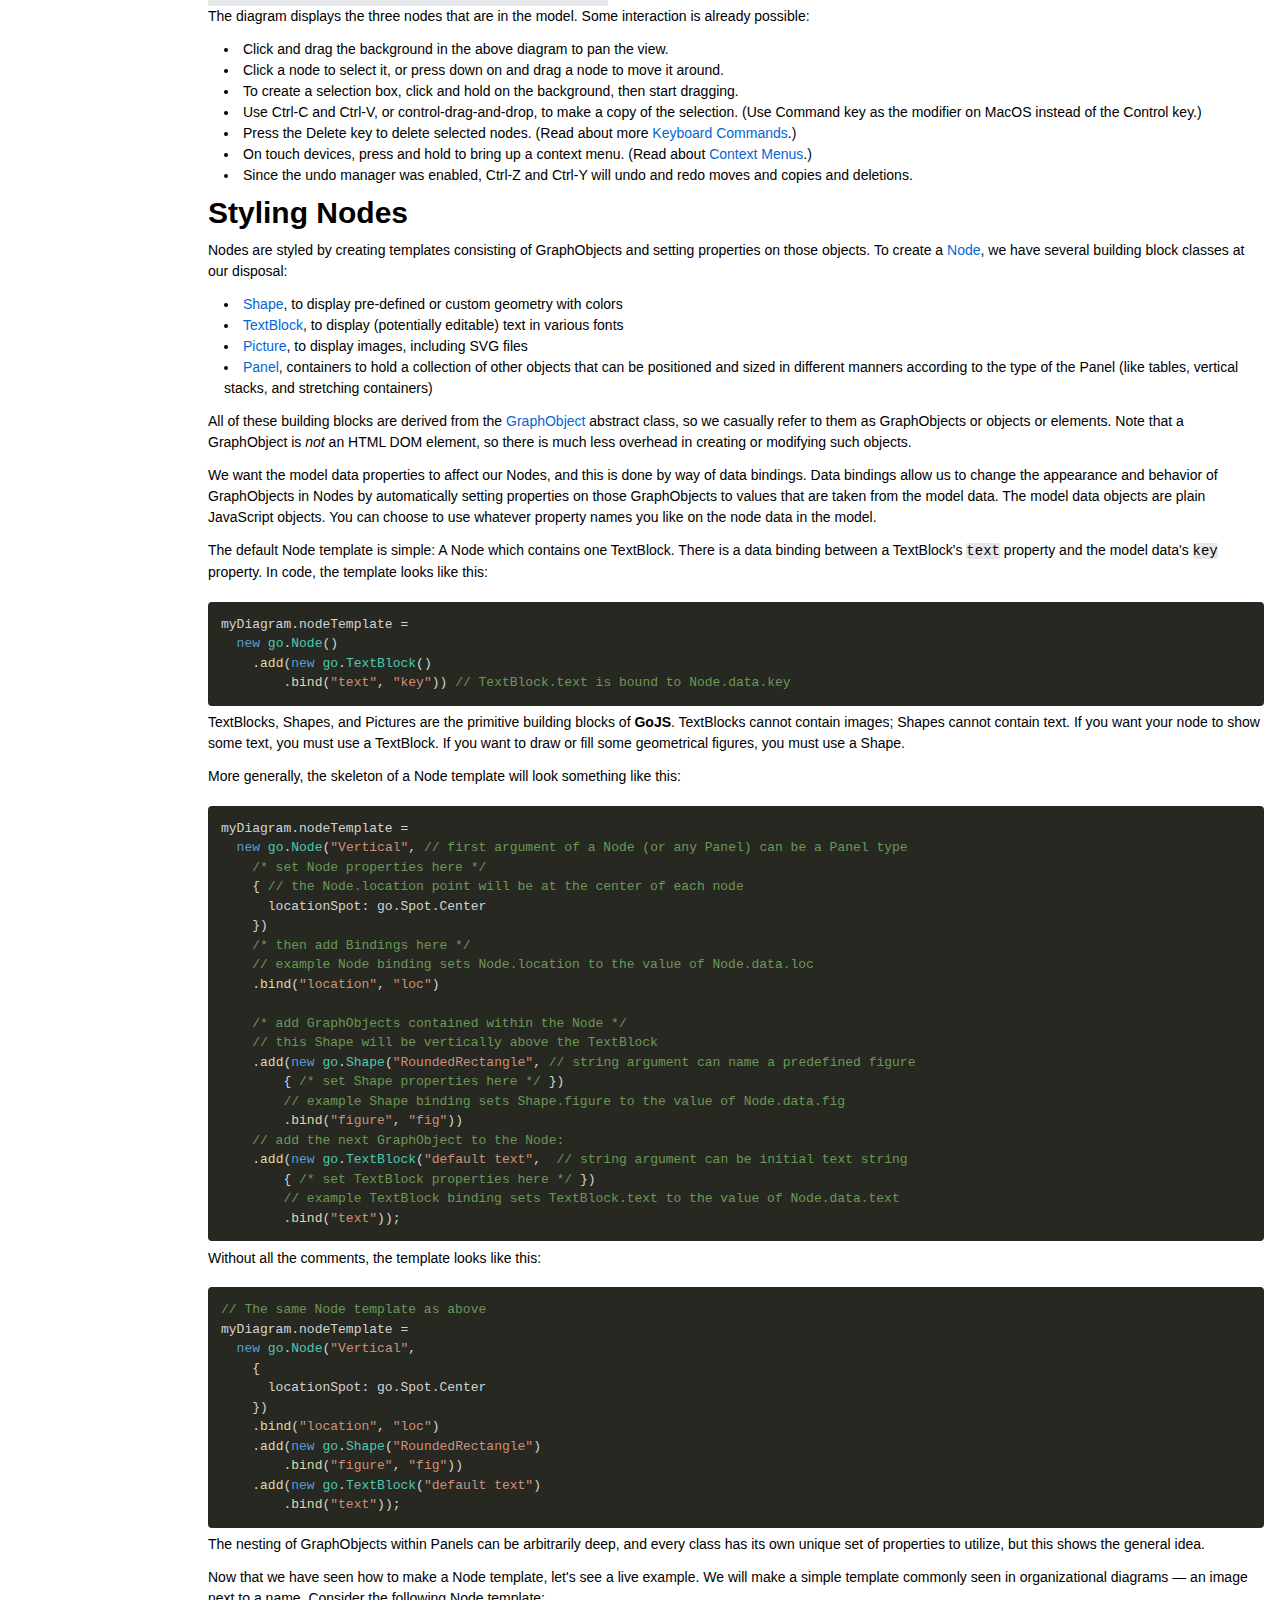
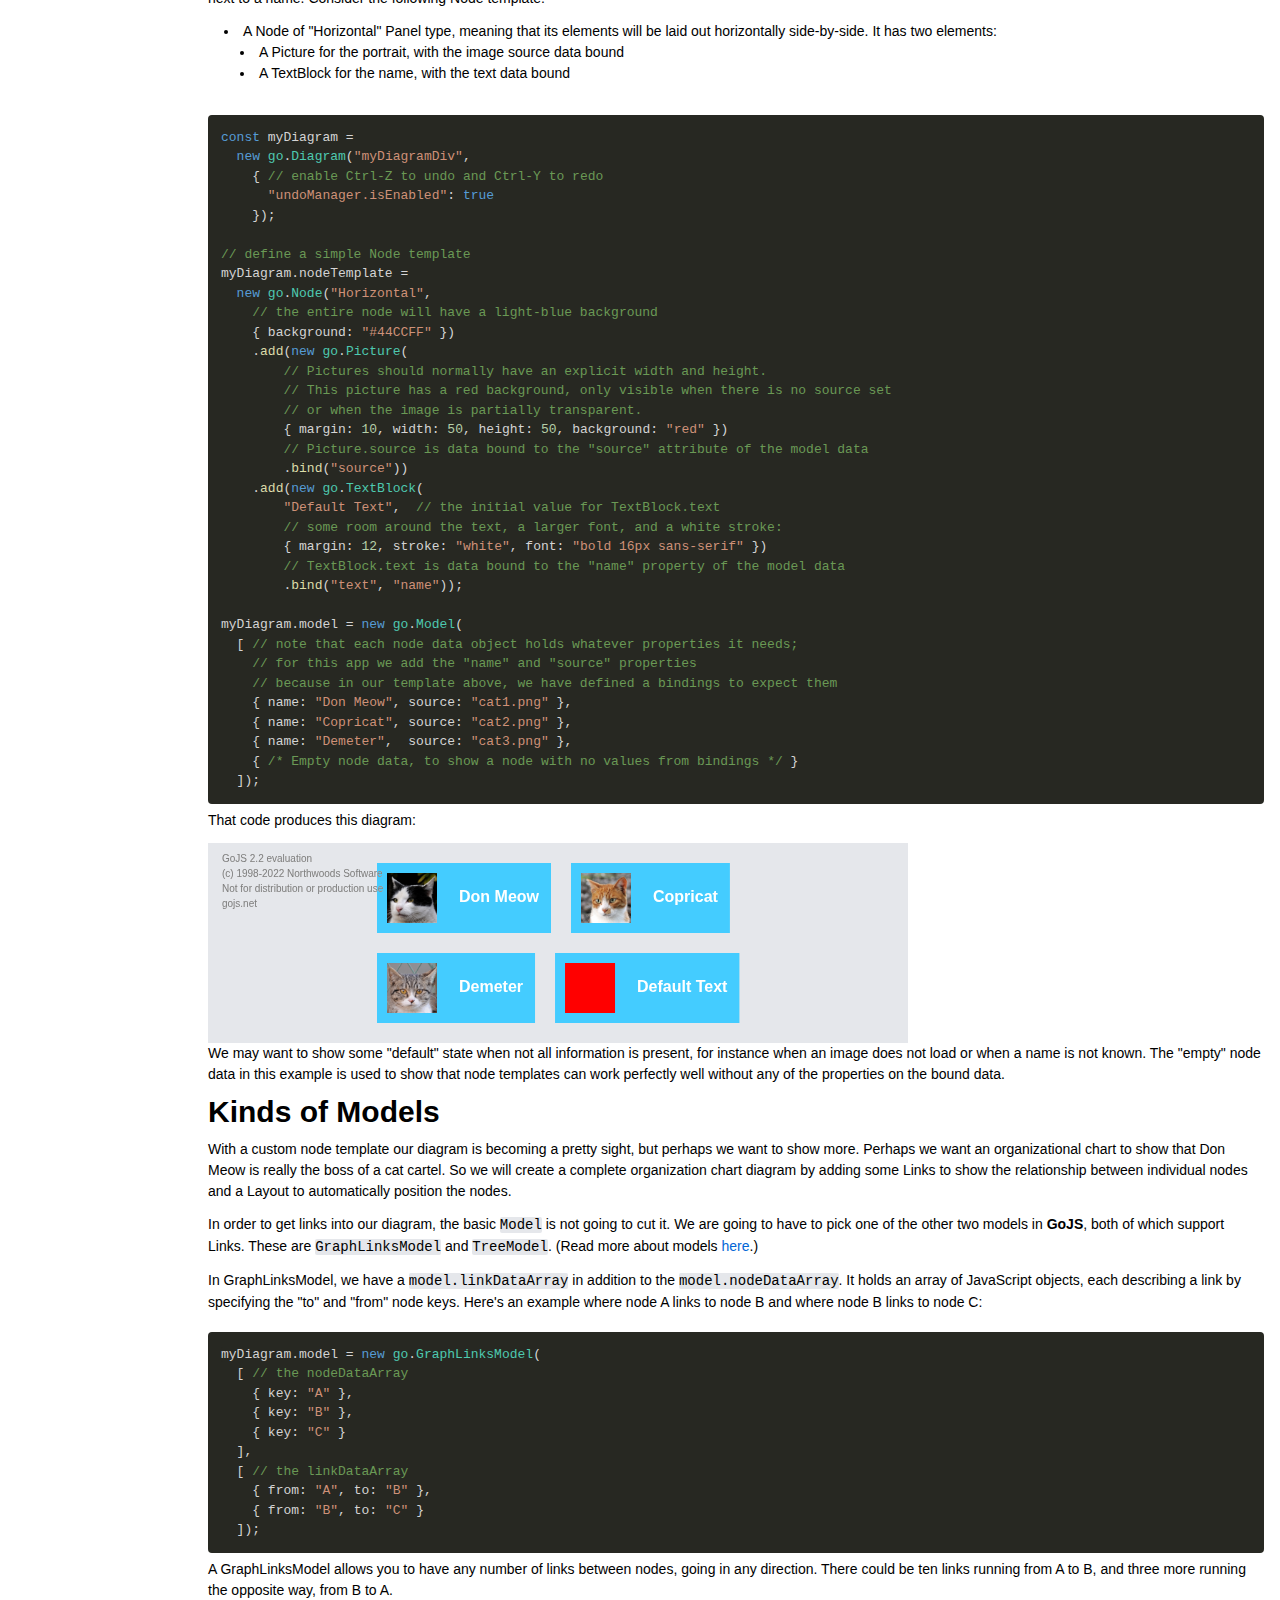
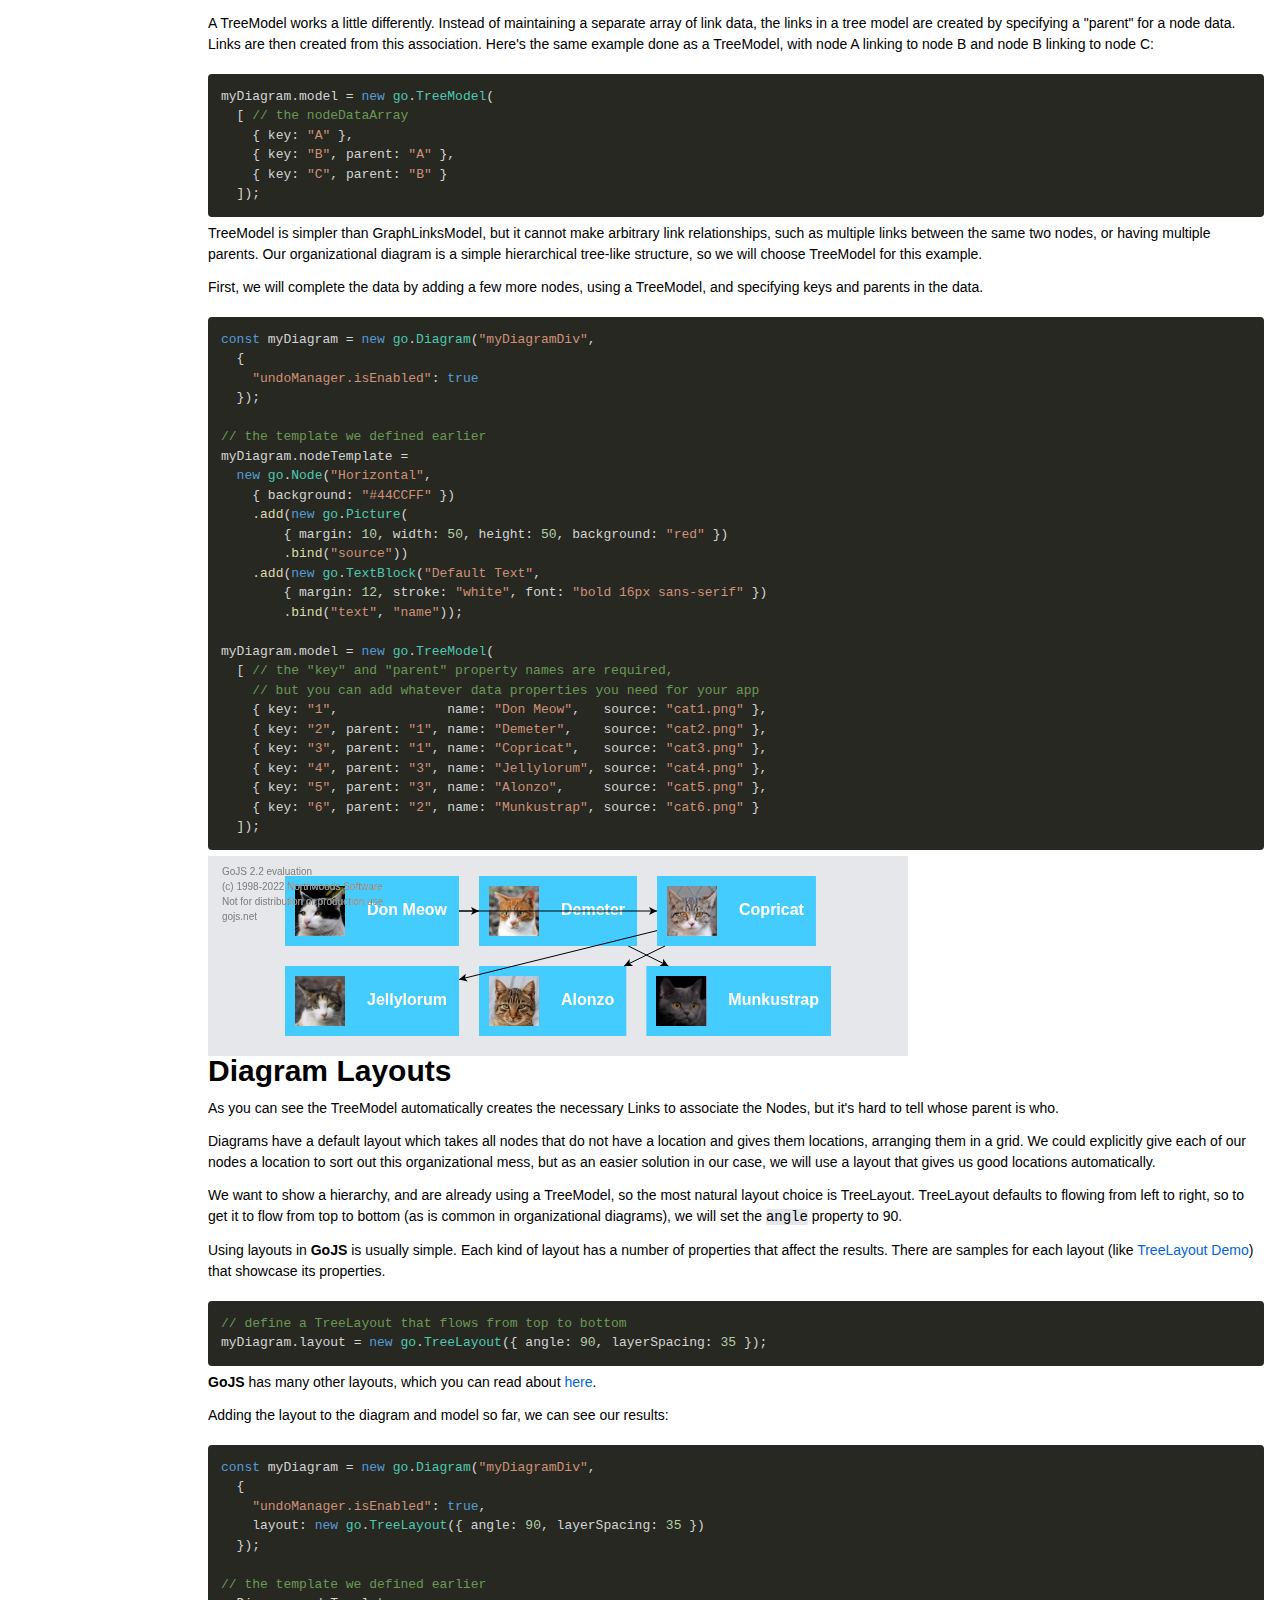
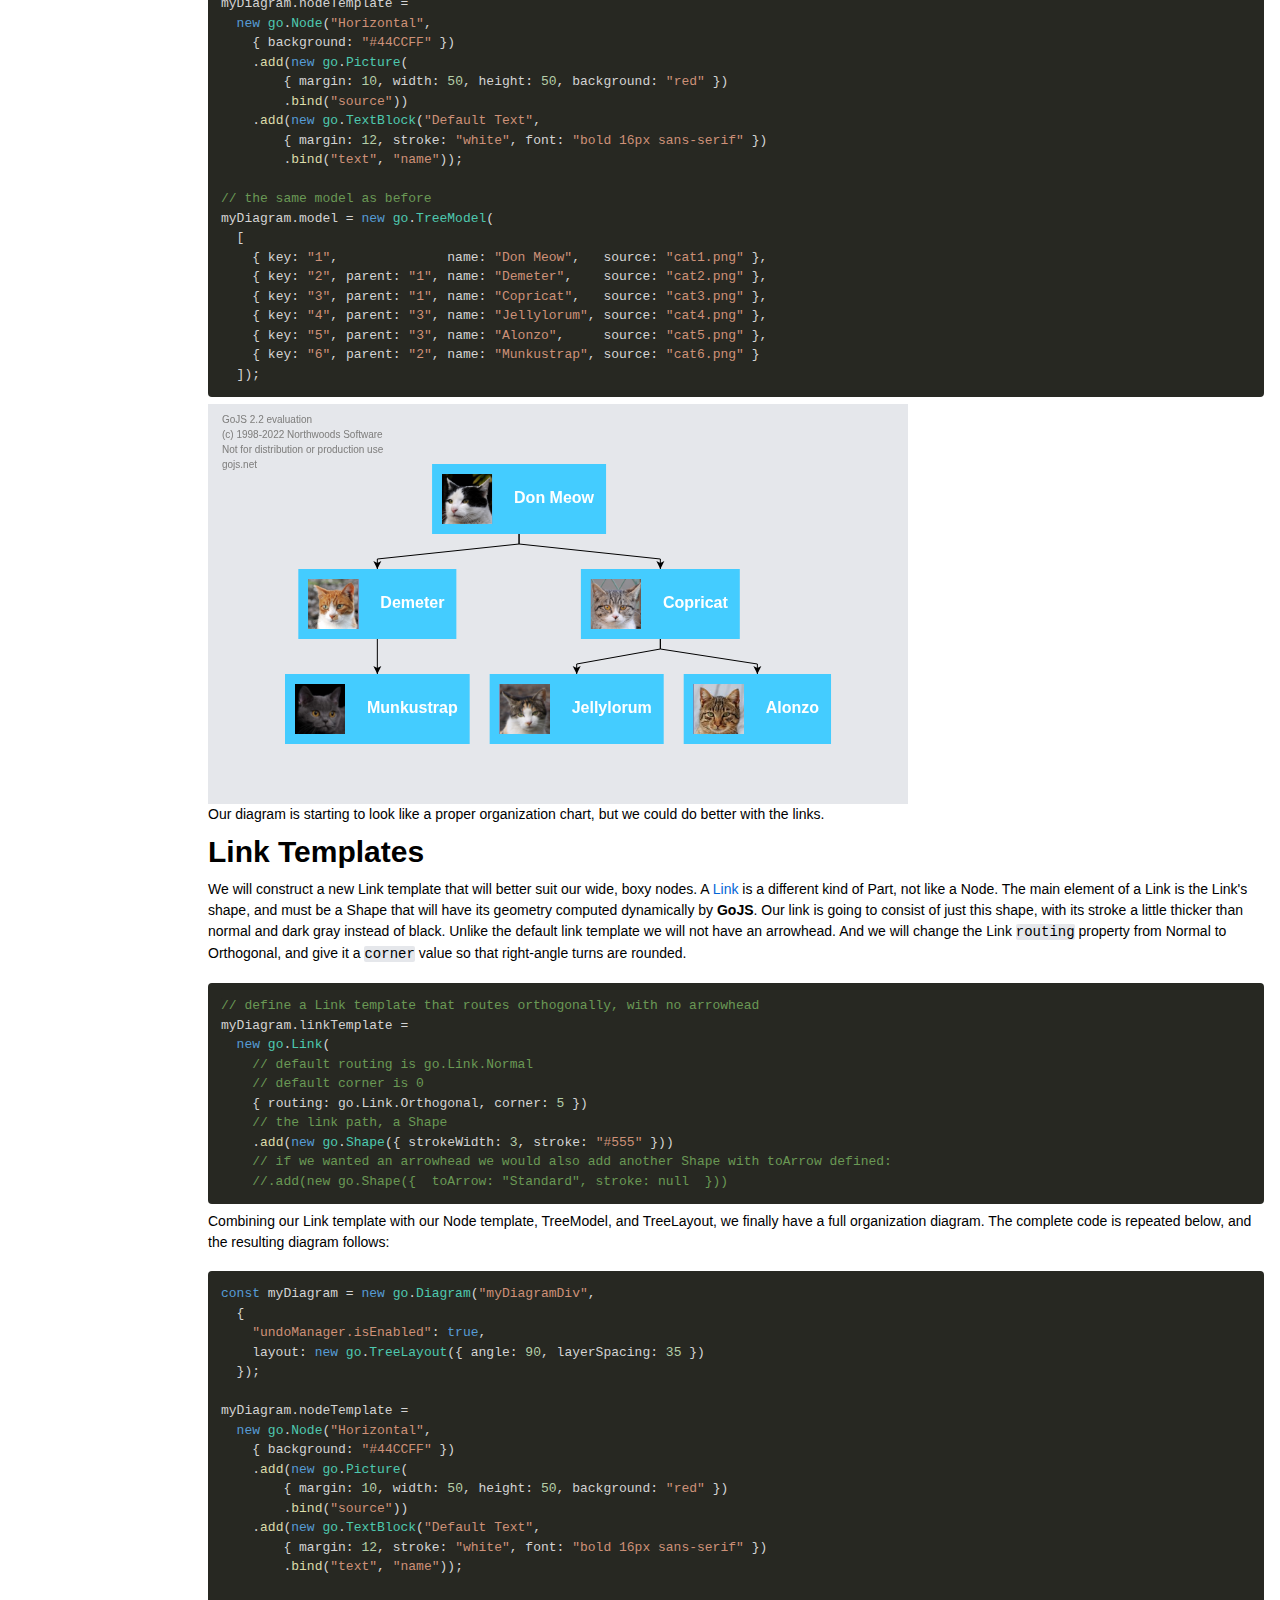
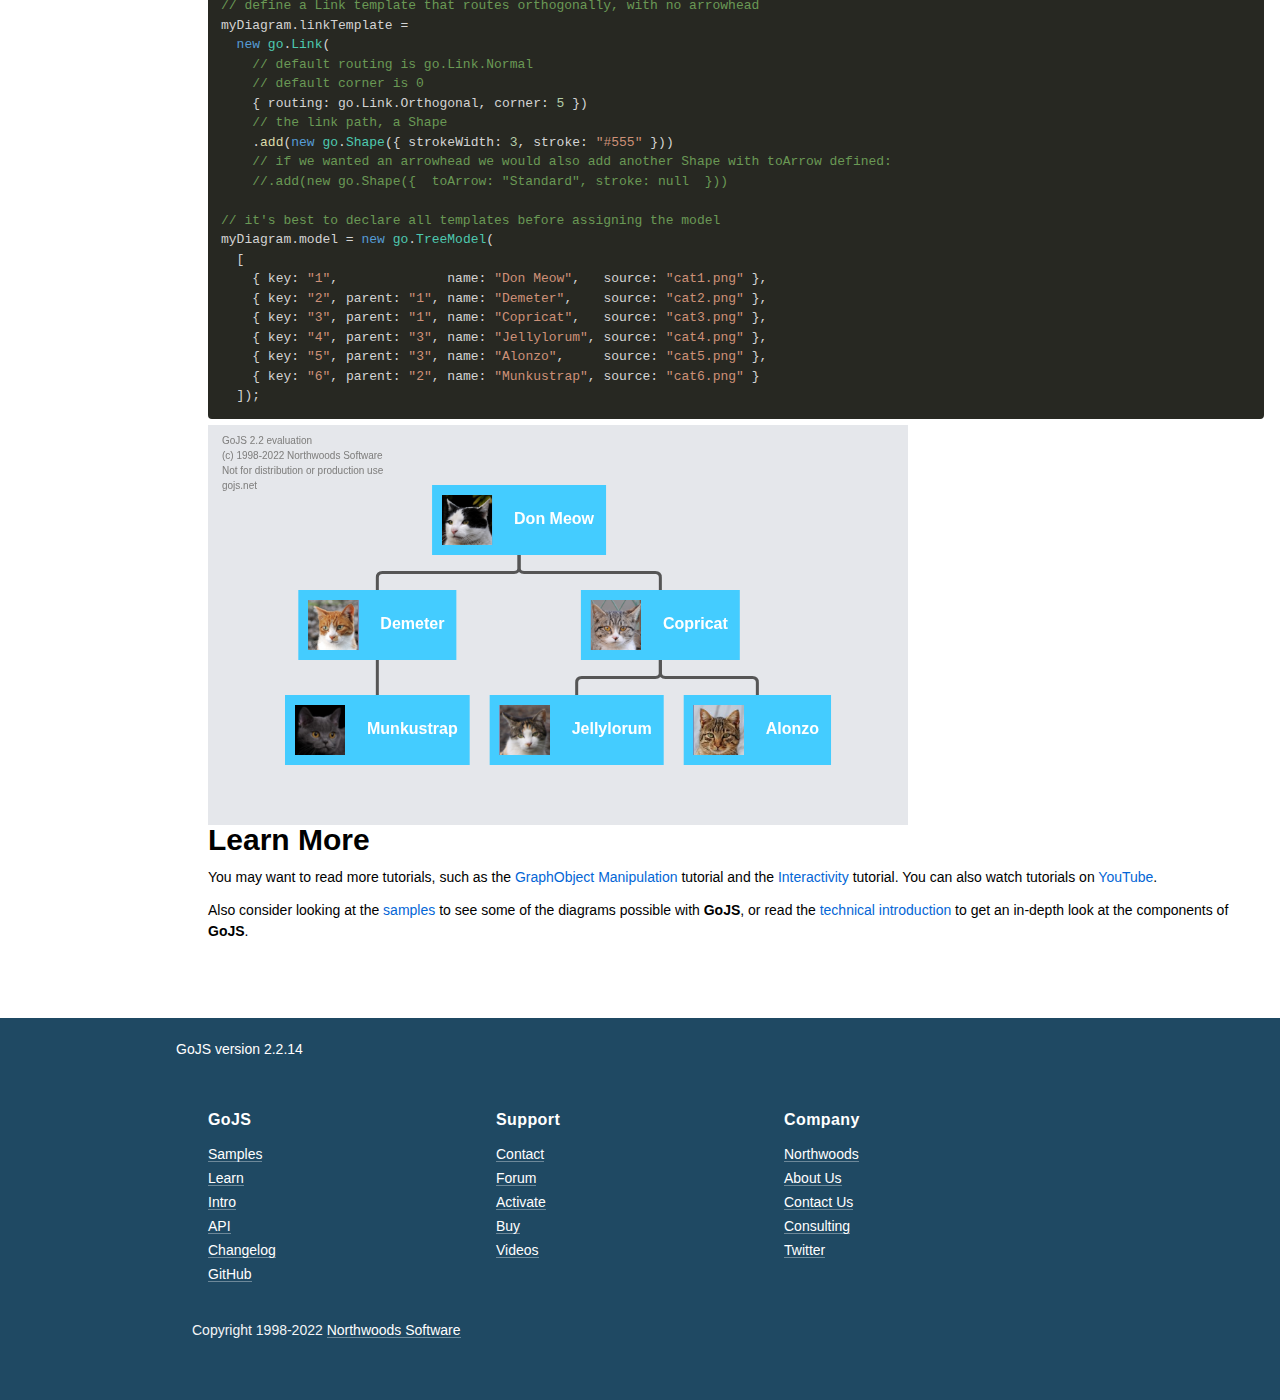
<file: site/learn/index.html>
<!DOCTYPE html>
<html lang="en">
  <head>
<meta charset="utf-8"/>
<meta name="viewport" content="width=device-width, initial-scale=1, shrink-to-fit=no, viewport-fit=cover"/>
<meta name="description" content="Tutorial for getting started with GoJS."/> 
<link rel="stylesheet" href="../assets/css/style.css"/> 
<!-- Copyright 1998-2022 by Northwoods Software Corporation. -->    <title> Get Started with GoJS </title>
    <link rel="stylesheet" href="../assets/css/prism.css"  />
    
    <script src="../release/go.js"></script>
  </head>
  <body>
  <nav id="navTop" class="w-full z-30 top-0 text-white bg-nwoods-primary">
    <div class="w-full container max-w-screen-lg mx-auto flex flex-wrap sm:flex-nowrap items-center justify-between mt-0 py-2">
      <div class="md:pl-4">
        <a class="text-white hover:text-white no-underline hover:no-underline
        font-bold text-2xl lg:text-4xl rounded-lg hover:bg-nwoods-secondary " href="../">
          <h1 class="mb-0 p-1 ">GoJS</h1>
        </a>
      </div>
      <button id="topnavButton" class="rounded-lg sm:hidden focus:outline-none focus:ring" aria-label="Navigation">
        <svg fill="currentColor" viewBox="0 0 20 20" class="w-6 h-6">
          <path id="topnavOpen" fill-rule="evenodd" d="M3 5a1 1 0 011-1h12a1 1 0 110 2H4a1 1 0 01-1-1zM3 10a1 1 0 011-1h12a1 1 0 110 2H4a1 1 0 01-1-1zM9 15a1 1 0 011-1h6a1 1 0 110 2h-6a1 1 0 01-1-1z" clip-rule="evenodd"></path>
          <path id="topnavClosed" class="hidden" fill-rule="evenodd" d="M4.293 4.293a1 1 0 011.414 0L10 8.586l4.293-4.293a1 1 0 111.414 1.414L11.414 10l4.293 4.293a1 1 0 01-1.414 1.414L10 11.414l-4.293 4.293a1 1 0 01-1.414-1.414L8.586 10 4.293 5.707a1 1 0 010-1.414z" clip-rule="evenodd"></path>
        </svg>
      </button>
      <div id="topnavList" class="hidden sm:block items-center w-auto mt-0 text-white p-0 z-20">
        <ul class="list-reset list-none font-semibold flex justify-end flex-wrap sm:flex-nowrap items-center px-0 pb-0">
          <li class="p-1 sm:p-0"><a class="topnav-link" href="../learn/">Learn</a></li>
          <li class="p-1 sm:p-0"><a class="topnav-link" href="../samples/">Samples</a></li>
          <li class="p-1 sm:p-0"><a class="topnav-link" href="../intro/">Intro</a></li>
          <li class="p-1 sm:p-0"><a class="topnav-link" href="../api/">API</a></li>
          <li class="p-1 sm:p-0"><a class="topnav-link" href="https://www.nwoods.com/products/register.html">Register</a></li>
          <li class="p-1 sm:p-0"><a class="topnav-link" href="../download.html">Download</a></li>
          <li class="p-1 sm:p-0"><a class="topnav-link" href="https://forum.nwoods.com/c/gojs/11">Forum</a></li>
          <li class="p-1 sm:p-0"><a class="topnav-link" href="https://www.nwoods.com/contact.html"
           target="_blank" rel="noopener" onclick="getOutboundLink('https://www.nwoods.com/contact.html', 'contact');">Contact</a></li>
          <li class="p-1 sm:p-0"><a class="topnav-link" href="https://www.nwoods.com/sales/index.html"
           target="_blank" rel="noopener" onclick="getOutboundLink('https://www.nwoods.com/sales/index.html', 'buy');">Buy</a></li>
        </ul>
      </div>
    </div>
    <hr class="border-b border-gray-600 opacity-50 my-0 py-0" />
  </nav>
    
    <div class="md:flex flex-col md:flex-row md:min-h-screen w-full max-w-screen-xl mx-auto">
      
    <div id="navSide" class="flex flex-col w-full md:w-40 lg:w-48 text-gray-700 bg-white flex-shrink-0">
      <div class="flex-shrink-0 px-8 py-4">
        <button id="navButton" class="rounded-lg md:hidden focus:outline-none focus:ring" aria-label="Navigation">
          <svg fill="currentColor" viewBox="0 0 20 20" class="w-6 h-6">
            <path id="navOpen" fill-rule="evenodd" d="M3 5a1 1 0 011-1h12a1 1 0 110 2H4a1 1 0 01-1-1zM3 10a1 1 0 011-1h12a1 1 0 110 2H4a1 1 0 01-1-1zM9 15a1 1 0 011-1h6a1 1 0 110 2h-6a1 1 0 01-1-1z" clip-rule="evenodd"></path>
            <path id="navClosed" class="hidden" fill-rule="evenodd" d="M4.293 4.293a1 1 0 011.414 0L10 8.586l4.293-4.293a1 1 0 111.414 1.414L11.414 10l4.293 4.293a1 1 0 01-1.414 1.414L10 11.414l-4.293 4.293a1 1 0 01-1.414-1.414L8.586 10 4.293 5.707a1 1 0 010-1.414z" clip-rule="evenodd"></path>
          </svg>
        </button>
      </div>
      <nav id="navList" class="min-h-screen hidden md:block sidebar-nav flex-grow px-1 lg:px-4 pb-4 md:pb-0 md:overflow-y-auto break-words">
  <a href="../learn/index.html">Get Started</a>
  <a href="../learn/graphObject.html">Manipulating GraphObjects</a>
  <a href="../learn/interactivity.html">Interacting with Diagrams</a>
      </nav>
    </div>      
      <div class="pt-4 px-2 md:px-0 lg:px-4 pb-16 w-full overflow-hidden">

<h1>Get Started with GoJS</h1>

<h2 id="GoJSTutorials">GoJS Tutorials</h2>
<p>
  For video tutorials, see our
  <a href="https://www.nwoods.com/videos.html">YouTube videos</a>. For textual
  tutorials, read on.
</p>

<p>
  <b>GoJS</b> is a JavaScript library for implementing interactive diagrams.
  This page will show you the essentials of using <b>GoJS</b>.
  We assume you are a programmer who is familiar with HTML, CSS, and JavaScript.
</p>

<p>
  First, let's load the GoJS library.  If you have the library downloaded to your machine:
</p>

<pre class="lang-html"><code>
  &lt;!-- use go-debug.js when developing and go.js when deploying --&gt;
  &lt;script src="go-debug.js"&gt;&lt;/script&gt;
</code></pre>

<p>
  You can download <b>GoJS</b> and all the documentation and samples from
  <a target="_blank" href="../download.html">here</a>.
</p>

<p>
  Alternatively you can link straight to a <b>GoJS</b> library provided by a
  <a target="_blank" href="https://developer.mozilla.org/en-US/docs/Glossary/CDN">CDN</a>
  such as:
</p>

<pre class="lang-html"><code>
&lt;script src="https://unpkg.com/gojs/release/go-debug.js"&gt;&lt;/script&gt;</code></pre>
<p>
  Each <b>GoJS</b> diagram is contained in an HTML
  <code>&lt;div&gt;</code> element in your HTML page that you give an explicit
  size:
</p>

<pre class="lang-html"><code>
&lt;!-- The DIV for a Diagram needs an explicit size or else we will not see anything.
     In this case we also add a background color so we can see that area. --&gt;
&lt;div id="myDiagramDiv"
     style="width:400px; height:150px; background-color: #DAE4E4;"&gt;&lt;/div&gt;
</code></pre>

<p>
  In JavaScript code you pass the <code>&lt;div&gt;</code>'s
  <code>id</code> when making a Diagram:
</p>

<pre class="lang-js"><code>
const myDiagram = new go.Diagram("myDiagramDiv");
</code></pre>

<p>This HTML and JS together creates an empty diagram:</p>

<!-- LIVE -->
<div id="myDiagramDiv" class="diagramStyling" style="width: 400px; height: 150px"></div>
<script>
var myDiagram = new go.Diagram("myDiagramDiv");
</script>

<p>
  Notice that <code>go</code> is the "namespace" in which all <b>GoJS</b> types
  reside. All code uses of <b>GoJS</b> classes such as Diagram or Node or Panel
  or Shape or TextBlock will be prefixed with "<code>go.</code>".
</p>

<h2 id="DiagramsAndModels">Diagrams and Models</h2>

<p>
  The Nodes and Links of a Diagram are visualizations of data that is managed by
  a Model.
  <b>GoJS</b> has a model-view architecture, where Models hold the data (arrays
  of JavaScript objects) that describe nodes and links, and Diagrams act as
  views to visualize this data using actual Node and Link objects. Models, not
  Diagrams, are what you load and then save after editing. You add whatever
  properties you need for your app on the data objects in the model; you do not
  add properties to or modify the prototype of the Diagram and GraphObject
  classes.
</p>

<p>
  Here's an example of a Model and Diagram, followed by the actual diagram it
  generates:
</p>

<pre class="lang-js"><code>
// You can specify options in the Diagram's second argument
// These options not only include Diagram properties, but sub-properties, too.
const myDiagram =
  new go.Diagram("myDiagramDiv",
    { // enable Ctrl-Z to undo and Ctrl-Y to redo
      "undoManager.isEnabled": true
    });

myDiagram.model = new go.Model(
  [ // for each object in this Array, the Diagram creates a Node to represent it
    { key: "Alpha" },
    { key: "Beta" },
    { key: "Gamma" }
  ]);
</code></pre>

<!-- LIVE -->
<div id="myDiagramDiv2" class="diagramStyling" style="width: 400px; height: 150px"></div>
<script>
var myDiagram =
  new go.Diagram("myDiagramDiv2",
    { // enable Ctrl-Z to undo and Ctrl-Y to redo
      "undoManager.isEnabled": true,
    });

myDiagram.model = new go.Model(
  [ // for each object in this Array, the Diagram creates a Node to represent it
    { key: "Alpha" },
    { key: "Beta" },
    { key: "Gamma" }
  ]);
</script>

<p>
  The diagram displays the three nodes that are in the model. Some interaction
  is already possible:
</p>
<ul>
  <li>
    Click and drag the background in the above diagram to pan the view.
  </li>
  <li>
    Click a node to select it, or press down on and drag a node to move it
    around.
  </li>
  <li>
    To create a selection box, click and hold on the background, then start
    dragging.
  </li>
  <li>
    Use Ctrl-C and Ctrl-V, or control-drag-and-drop, to make a copy of the selection.
    (Use Command key as the modifier on MacOS instead of the Control key.)
  </li>
  <li>
    Press the Delete key to delete selected nodes. (Read about more
    <a href="../intro/commands.html">Keyboard Commands</a>.)
  </li>
  <li>
    On touch devices, press and hold to bring up a context menu. (Read about
    <a href="../intro/contextMenus.html">Context Menus</a>.)
  </li>
  <li>
    Since the undo manager was enabled, Ctrl-Z and Ctrl-Y will undo and redo
    moves and copies and deletions.
  </li>
</ul>

<h2 id="StylingNodes">Styling Nodes</h2>

<p>
  Nodes are styled by creating templates consisting of GraphObjects and setting
  properties on those objects. To create a
  <a href="../intro/nodes.html">Node</a>, we have several building block classes
  at our disposal:
</p>
<ul>
  <li>
    <a href="../intro/shapes.html">Shape</a>, to display pre-defined or custom
    geometry with colors
  </li>
  <li>
    <a href="../intro/textblocks.html">TextBlock</a>, to display (potentially
    editable) text in various fonts
  </li>
  <li>
    <a href="../intro/pictures.html">Picture</a>, to display images, including
    SVG files
  </li>
  <li>
    <a href="../intro/panels.html">Panel</a>, containers to hold a collection of
    other objects that can be positioned and sized in different manners
    according to the type of the Panel (like tables, vertical stacks, and
    stretching containers)
  </li>
</ul>

<p>
  All of these building blocks are derived from the
  <a href="../api/symbols/GraphObject.html">GraphObject</a> abstract class, so
  we casually refer to them as GraphObjects or objects or elements. Note that a
  GraphObject is <em>not</em> an HTML DOM element, so there is much less overhead in
  creating or modifying such objects.
</p>

<p>
  We want the model data properties to affect our Nodes, and this is done by way
  of data bindings. Data bindings allow us to change the appearance and behavior
  of GraphObjects in Nodes by automatically setting properties on those
  GraphObjects to values that are taken from the model data. The model data
  objects are plain JavaScript objects. You can choose to use whatever property
  names you like on the node data in the model.
</p>

<p>
  The default Node template is simple: A Node which contains one TextBlock.
  There is a data binding between a TextBlock's <code>text</code> property and
  the model data's <code>key</code> property. In code, the template looks
  like this:
</p>

<pre class="lang-js"><code>
myDiagram.nodeTemplate =
  new go.Node()
    .add(new go.TextBlock()
        .bind("text", "key")) // TextBlock.text is bound to Node.data.key
</code></pre>
<p>
  TextBlocks, Shapes, and Pictures are the primitive building blocks of
  <b>GoJS</b>. TextBlocks cannot contain images; Shapes cannot contain text. If
  you want your node to show some text, you must use a TextBlock. If you want to
  draw or fill some geometrical figures, you must use a Shape.
</p>
<p>
  More generally, the skeleton of a Node template will look something like this:
</p>

<pre class="lang-js"><code>
myDiagram.nodeTemplate =
  new go.Node("Vertical", // first argument of a Node (or any Panel) can be a Panel type
    /* set Node properties here */
    { // the Node.location point will be at the center of each node
      locationSpot: go.Spot.Center
    })
    /* then add Bindings here */
    // example Node binding sets Node.location to the value of Node.data.loc
    .bind("location", "loc")

    /* add GraphObjects contained within the Node */
    // this Shape will be vertically above the TextBlock
    .add(new go.Shape("RoundedRectangle", // string argument can name a predefined figure
        { /* set Shape properties here */ })
        // example Shape binding sets Shape.figure to the value of Node.data.fig
        .bind("figure", "fig"))
    // add the next GraphObject to the Node:
    .add(new go.TextBlock("default text",  // string argument can be initial text string
        { /* set TextBlock properties here */ })
        // example TextBlock binding sets TextBlock.text to the value of Node.data.text
        .bind("text"));
</code></pre>

<p>
  Without all the comments, the template looks like this:
</p>

<pre class="lang-js"><code>
// The same Node template as above
myDiagram.nodeTemplate =
  new go.Node("Vertical",
    {
      locationSpot: go.Spot.Center
    })
    .bind("location", "loc")
    .add(new go.Shape("RoundedRectangle")
        .bind("figure", "fig"))
    .add(new go.TextBlock("default text")
        .bind("text"));
</code></pre>

<p>
  The nesting of GraphObjects within Panels can be arbitrarily deep, and every
  class has its own unique set of properties to utilize, but this shows the
  general idea.
</p>

<p>
  Now that we have seen how to make a Node template, let's see a live example.
  We will make a simple template commonly seen in organizational diagrams — an
  image next to a name. Consider the following Node template:
</p>
<ul>
  <li>
    A Node of "Horizontal" Panel type, meaning that its elements will be laid
    out horizontally side-by-side. It has two elements:
    <ul>
      <li>A Picture for the portrait, with the image source data bound</li>
      <li>A TextBlock for the name, with the text data bound</li>
    </ul>
  </li>
</ul>

<pre class="lang-js"><code>
const myDiagram =
  new go.Diagram("myDiagramDiv",
    { // enable Ctrl-Z to undo and Ctrl-Y to redo
      "undoManager.isEnabled": true
    });

// define a simple Node template
myDiagram.nodeTemplate =
  new go.Node("Horizontal",
    // the entire node will have a light-blue background
    { background: "#44CCFF" })
    .add(new go.Picture(
        // Pictures should normally have an explicit width and height.
        // This picture has a red background, only visible when there is no source set
        // or when the image is partially transparent.
        { margin: 10, width: 50, height: 50, background: "red" })
        // Picture.source is data bound to the "source" attribute of the model data
        .bind("source"))
    .add(new go.TextBlock(
        "Default Text",  // the initial value for TextBlock.text
        // some room around the text, a larger font, and a white stroke:
        { margin: 12, stroke: "white", font: "bold 16px sans-serif" })
        // TextBlock.text is data bound to the "name" property of the model data
        .bind("text", "name"));

myDiagram.model = new go.Model(
  [ // note that each node data object holds whatever properties it needs;
    // for this app we add the "name" and "source" properties
    // because in our template above, we have defined a bindings to expect them
    { name: "Don Meow", source: "cat1.png" },
    { name: "Copricat", source: "cat2.png" },
    { name: "Demeter",  source: "cat3.png" },
    { /* Empty node data, to show a node with no values from bindings */ }
  ]);
</code></pre>

<p>That code produces this diagram:</p>

<!-- LIVE -->
<div id="myDiagramDiv3" class="diagramStyling" style="width: 700px; height: 200px"></div>
<script>
var myDiagram = new go.Diagram("myDiagramDiv3",
  { // enable Ctrl-Z to undo and Ctrl-Y to redo
    "undoManager.isEnabled": true
  });

// define a simple Node template
myDiagram.nodeTemplate =
  new go.Node("Horizontal",
    // the entire node will have a light-blue background
    { background: "#44CCFF" })
    .add(new go.Picture(
        // Pictures should normally have an explicit width and height.
        // This picture has a red background, only visible when there is no source set
        // or when the image is partially transparent.
        { margin: 10, width: 50, height: 50, background: "red" })
        // Picture.source is data bound to the "source" attribute of the model data
        .bind("source"))
    .add(new go.TextBlock(
        "Default Text",  // the initial value for TextBlock.text
        // some room around the text, a larger font, and a white stroke:
        { margin: 12, stroke: "white", font: "bold 16px sans-serif" })
        // TextBlock.text is data bound to the "name" property of the model data
        .bind("text", "name"));

myDiagram.model = new go.Model(
  [ // note that each node data object holds whatever properties it needs;
    // for this app we add the "name" and "source" properties
    // because in our template above, we have defined a bindings to expect them
    { name: "Don Meow", source: "cat1.png" },
    { name: "Copricat", source: "cat2.png" },
    { name: "Demeter",  source: "cat3.png" },
    { /* Empty node data, to show a node with no bindings */ }
  ]);
</script>

<p>
  We may want to show some "default" state when not all information is present,
  for instance when an image does not load or when a name is not known. The
  "empty" node data in this example is used to show that node templates can work
  perfectly well without any of the properties on the bound data.
</p>

<h2 id="KindsOfNodes">Kinds of Models</h2>

<p>
  With a custom node template our diagram is becoming a pretty sight, but
  perhaps we want to show more. Perhaps we want an organizational chart to show
  that Don Meow is really the boss of a cat cartel. So we will create a complete
  organization chart diagram by adding some Links to show the relationship
  between individual nodes and a Layout to automatically position the nodes.
</p>

<p>
  In order to get links into our diagram, the basic <code>Model</code> is not
  going to cut it. We are going to have to pick one of the other two models in
  <b>GoJS</b>, both of which support Links. These are
  <code>GraphLinksModel</code> and <code>TreeModel</code>. (Read more about
  models <a href="../intro/usingModels.html">here</a>.)
</p>

<p>
  In GraphLinksModel, we have a <code>model.linkDataArray</code> in addition to
  the <code>model.nodeDataArray</code>. It holds an array of JavaScript objects,
  each describing a link by specifying the "to" and "from" node keys. Here's an
  example where node A links to node B and where node B links to node C:
</p>

<pre class="lang-js"><code>
myDiagram.model = new go.GraphLinksModel(
  [ // the nodeDataArray
    { key: "A" },
    { key: "B" },
    { key: "C" }
  ],
  [ // the linkDataArray
    { from: "A", to: "B" },
    { from: "B", to: "C" }
  ]);
</code></pre>

<p>
  A GraphLinksModel allows you to have any number of links between nodes, going
  in any direction. There could be ten links running from A to B, and three more
  running the opposite way, from B to A.
</p>

<p>
  A TreeModel works a little differently. Instead of maintaining a separate
  array of link data, the links in a tree model are created by specifying a
  "parent" for a node data. Links are then created from this association. Here's
  the same example done as a TreeModel, with node A linking to node B and node B
  linking to node C:
</p>

<pre class="lang-js"><code>
myDiagram.model = new go.TreeModel(
  [ // the nodeDataArray
    { key: "A" },
    { key: "B", parent: "A" },
    { key: "C", parent: "B" }
  ]);
</code></pre>

<p>
  TreeModel is simpler than GraphLinksModel, but it cannot make arbitrary link
  relationships, such as multiple links between the same two nodes, or having
  multiple parents. Our organizational diagram is a simple hierarchical
  tree-like structure, so we will choose TreeModel for this example.
</p>

<p>
  First, we will complete the data by adding a few more nodes, using a
  TreeModel, and specifying keys and parents in the data.
</p>

<pre class="lang-js"><code>
const myDiagram = new go.Diagram("myDiagramDiv",
  {
    "undoManager.isEnabled": true
  });

// the template we defined earlier
myDiagram.nodeTemplate =
  new go.Node("Horizontal",
    { background: "#44CCFF" })
    .add(new go.Picture(
        { margin: 10, width: 50, height: 50, background: "red" })
        .bind("source"))
    .add(new go.TextBlock("Default Text",
        { margin: 12, stroke: "white", font: "bold 16px sans-serif" })
        .bind("text", "name"));

myDiagram.model = new go.TreeModel(
  [ // the "key" and "parent" property names are required,
    // but you can add whatever data properties you need for your app
    { key: "1",              name: "Don Meow",   source: "cat1.png" },
    { key: "2", parent: "1", name: "Demeter",    source: "cat2.png" },
    { key: "3", parent: "1", name: "Copricat",   source: "cat3.png" },
    { key: "4", parent: "3", name: "Jellylorum", source: "cat4.png" },
    { key: "5", parent: "3", name: "Alonzo",     source: "cat5.png" },
    { key: "6", parent: "2", name: "Munkustrap", source: "cat6.png" }
  ]);
</code></pre>

<!-- LIVE -->
<div id="myDiagramDiv4" class="diagramStyling" style="width: 700px; height: 200px"></div>
<script>
var myDiagram = new go.Diagram("myDiagramDiv4",
  {
    "undoManager.isEnabled": true
  });

// the template we defined earlier
myDiagram.nodeTemplate =
  new go.Node("Horizontal",
    { background: "#44CCFF" })
    .add(new go.Picture(
        { margin: 10, width: 50, height: 50, background: "red" })
        .bind("source"))
    .add(new go.TextBlock("Default Text",
        { margin: 12, stroke: "white", font: "bold 16px sans-serif" })
        .bind("text", "name"));

myDiagram.model = new go.TreeModel(
  [ // the "key" and "parent" property names are required,
    // but you can add whatever data properties you need for your app
    { key: "1",              name: "Don Meow",   source: "cat1.png" },
    { key: "2", parent: "1", name: "Demeter",    source: "cat2.png" },
    { key: "3", parent: "1", name: "Copricat",   source: "cat3.png" },
    { key: "4", parent: "3", name: "Jellylorum", source: "cat4.png" },
    { key: "5", parent: "3", name: "Alonzo",     source: "cat5.png" },
    { key: "6", parent: "2", name: "Munkustrap", source: "cat6.png" }
  ]);
</script>

<h2 id="DiagramLayouts">Diagram Layouts</h2>

<p>
  As you can see the TreeModel automatically creates the necessary Links to
  associate the Nodes, but it's hard to tell whose parent is who.
</p>

<p>
  Diagrams have a default layout which takes all nodes that do not have a
  location and gives them locations, arranging them in a grid. We could
  explicitly give each of our nodes a location to sort out this organizational
  mess, but as an easier solution in our case, we will use a layout that gives
  us good locations automatically.
</p>

<p>
  We want to show a hierarchy, and are already using a TreeModel, so the most
  natural layout choice is TreeLayout. TreeLayout defaults to flowing from left
  to right, so to get it to flow from top to bottom (as is common in
  organizational diagrams), we will set the <code>angle</code> property to 90.
</p>

<p>
  Using layouts in <b>GoJS</b> is usually simple. Each kind of layout has a
  number of properties that affect the results. There are samples for each
  layout (like <a href="../samples/tLayout.html">TreeLayout Demo</a>) that
  showcase its properties.
</p>

<pre class="lang-js"><code>
// define a TreeLayout that flows from top to bottom
myDiagram.layout = new go.TreeLayout({ angle: 90, layerSpacing: 35 });
</code></pre>

<p>
  <b>GoJS</b> has many other layouts, which you can read about
  <a href="../intro/layouts.html">here</a>.
</p>

<p>
  Adding the layout to the diagram and model so far, we can see our results:
</p>

<pre class="lang-js"><code>
const myDiagram = new go.Diagram("myDiagramDiv",
  {
    "undoManager.isEnabled": true,
    layout: new go.TreeLayout({ angle: 90, layerSpacing: 35 })
  });

// the template we defined earlier
myDiagram.nodeTemplate =
  new go.Node("Horizontal",
    { background: "#44CCFF" })
    .add(new go.Picture(
        { margin: 10, width: 50, height: 50, background: "red" })
        .bind("source"))
    .add(new go.TextBlock("Default Text",
        { margin: 12, stroke: "white", font: "bold 16px sans-serif" })
        .bind("text", "name"));

// the same model as before
myDiagram.model = new go.TreeModel(
  [
    { key: "1",              name: "Don Meow",   source: "cat1.png" },
    { key: "2", parent: "1", name: "Demeter",    source: "cat2.png" },
    { key: "3", parent: "1", name: "Copricat",   source: "cat3.png" },
    { key: "4", parent: "3", name: "Jellylorum", source: "cat4.png" },
    { key: "5", parent: "3", name: "Alonzo",     source: "cat5.png" },
    { key: "6", parent: "2", name: "Munkustrap", source: "cat6.png" }
  ]);
</code></pre>

<!-- LIVE -->
<div id="myDiagramDiv5" class="diagramStyling" style="width: 700px; height: 400px"></div>
<script>
var myDiagram = new go.Diagram("myDiagramDiv5",
  {
    "undoManager.isEnabled": true,
    layout: new go.TreeLayout({ angle: 90, layerSpacing: 35 })
  });

// the template we defined earlier
myDiagram.nodeTemplate =
  new go.Node("Horizontal",
    { background: "#44CCFF" })
    .add(new go.Picture(
        { margin: 10, width: 50, height: 50, background: "red" })
        .bind("source"))
    .add(new go.TextBlock("Default Text",
        { margin: 12, stroke: "white", font: "bold 16px sans-serif" })
        .bind("text", "name"));

// the same model as before
myDiagram.model = new go.TreeModel(
  [
    { key: "1", name: "Don Meow", source: "cat1.png" },
    { key: "2", parent: "1", name: "Demeter", source: "cat2.png" },
    { key: "3", parent: "1", name: "Copricat", source: "cat3.png" },
    { key: "4", parent: "3", name: "Jellylorum", source: "cat4.png" },
    { key: "5", parent: "3", name: "Alonzo", source: "cat5.png" },
    { key: "6", parent: "2", name: "Munkustrap", source: "cat6.png" },
  ]);
</script>

<p>
  Our diagram is starting to look like a proper organization chart, but we could
  do better with the links.
</p>

<h2 id="LinkTemplates">Link Templates</h2>

<p>
  We will construct a new Link template that will better suit our wide, boxy
  nodes. A <a href="../intro/links.html">Link</a> is a different kind of Part,
  not like a Node. The main element of a Link is the Link's shape, and must be a
  Shape that will have its geometry computed dynamically by <b>GoJS</b>. Our
  link is going to consist of just this shape, with its stroke a little thicker
  than normal and dark gray instead of black. Unlike the default link template
  we will not have an arrowhead. And we will change the Link
  <code>routing</code> property from Normal to Orthogonal, and give it a
  <code>corner</code> value so that right-angle turns are rounded.
</p>

<pre class="lang-js"><code>
// define a Link template that routes orthogonally, with no arrowhead
myDiagram.linkTemplate =
  new go.Link(
    // default routing is go.Link.Normal
    // default corner is 0
    { routing: go.Link.Orthogonal, corner: 5 })
    // the link path, a Shape
    .add(new go.Shape({ strokeWidth: 3, stroke: "#555" }))
    // if we wanted an arrowhead we would also add another Shape with toArrow defined:
    //.add(new go.Shape({  toArrow: "Standard", stroke: null  }))
</code></pre>

<p>
  Combining our Link template with our Node template, TreeModel, and TreeLayout,
  we finally have a full organization diagram. The complete code is repeated
  below, and the resulting diagram follows:
</p>

<pre class="lang-js"><code>
const myDiagram = new go.Diagram("myDiagramDiv",
  {
    "undoManager.isEnabled": true,
    layout: new go.TreeLayout({ angle: 90, layerSpacing: 35 })
  });

myDiagram.nodeTemplate =
  new go.Node("Horizontal",
    { background: "#44CCFF" })
    .add(new go.Picture(
        { margin: 10, width: 50, height: 50, background: "red" })
        .bind("source"))
    .add(new go.TextBlock("Default Text",
        { margin: 12, stroke: "white", font: "bold 16px sans-serif" })
        .bind("text", "name"));

// define a Link template that routes orthogonally, with no arrowhead
myDiagram.linkTemplate =
  new go.Link(
    // default routing is go.Link.Normal
    // default corner is 0
    { routing: go.Link.Orthogonal, corner: 5 })
    // the link path, a Shape
    .add(new go.Shape({ strokeWidth: 3, stroke: "#555" }))
    // if we wanted an arrowhead we would also add another Shape with toArrow defined:
    //.add(new go.Shape({  toArrow: "Standard", stroke: null  }))

// it's best to declare all templates before assigning the model
myDiagram.model = new go.TreeModel(
  [
    { key: "1",              name: "Don Meow",   source: "cat1.png" },
    { key: "2", parent: "1", name: "Demeter",    source: "cat2.png" },
    { key: "3", parent: "1", name: "Copricat",   source: "cat3.png" },
    { key: "4", parent: "3", name: "Jellylorum", source: "cat4.png" },
    { key: "5", parent: "3", name: "Alonzo",     source: "cat5.png" },
    { key: "6", parent: "2", name: "Munkustrap", source: "cat6.png" }
  ]);
</code></pre>

<!-- LIVE -->
<div id="myDiagramDiv6" class="diagramStyling" style="width: 700px; height: 400px"></div>
<script>
var myDiagram = new go.Diagram("myDiagramDiv6",
  {
    "undoManager.isEnabled": true,
    layout: new go.TreeLayout({ angle: 90, layerSpacing: 35 })
  });

myDiagram.nodeTemplate =
  new go.Node("Horizontal",
    { background: "#44CCFF" })
    .add(new go.Picture(
        { margin: 10, width: 50, height: 50, background: "red" })
        .bind("source"))
    .add(new go.TextBlock("Default Text",
        { margin: 12, stroke: "white", font: "bold 16px sans-serif" })
        .bind("text", "name"));

// define a Link template that routes orthogonally, with no arrowhead
myDiagram.linkTemplate =
  new go.Link(
    // default routing is go.Link.Normal
    // default corner is 0
    { routing: go.Link.Orthogonal, corner: 5 })
    // the link path, a Shape
    .add(new go.Shape({ strokeWidth: 3, stroke: "#555" }))
    // if we wanted an arrowhead we would also add another Shape with toArrow defined:
    //.add(new go.Shape({  toArrow: "Standard", stroke: null  }))

// it's best to declare all templates before assigning the model
myDiagram.model = new go.TreeModel(
  [
    { key: "1",              name: "Don Meow",   source: "cat1.png" },
    { key: "2", parent: "1", name: "Demeter",    source: "cat2.png" },
    { key: "3", parent: "1", name: "Copricat",   source: "cat3.png" },
    { key: "4", parent: "3", name: "Jellylorum", source: "cat4.png" },
    { key: "5", parent: "3", name: "Alonzo",     source: "cat5.png" },
    { key: "6", parent: "2", name: "Munkustrap", source: "cat6.png" }
  ]);
</script>

<h2 id="LearnMore">Learn More</h2>
<p>
  You may want to read more tutorials, such as the
  <a href="graphObject.html">GraphObject Manipulation</a> tutorial and the
  <a href="interactivity.html">Interactivity</a> tutorial. You can also watch
  tutorials on
  <a href="https://www.youtube.com/channel/UC9We8EoX596-6XFjJDtZIDg">YouTube</a
  >.
</p>
<p>
  Also consider looking at the <a href="../samples/index.html">samples</a> to
  see some of the diagrams possible with <b>GoJS</b>, or read the
  <a href="../intro/index.html">technical introduction</a> to get an in-depth
  look at the components of <b>GoJS</b>.
</p>

      </div>
    </div>
  
  <div class="bg-nwoods-primary">
    <section class="max-w-screen-lg text-white container mx-auto py-2 px-12">
      <p id="version" class="leading-none mb-2 my-4">GoJS</p>
    </section>
  </div><footer class="bg-nwoods-primary text-white">
  <div class="container max-w-screen-lg mx-auto  px-8">
    <div class="w-full py-6">

        <div class="max-w-screen-lg xl:max-w-screen-xl mx-auto px-4 sm:px-6 md:px-8">
          <ul class="text-sm font-medium pb-6 grid grid-cols-2 sm:grid-cols-3 gap-y-10">
            <li class="list-none row-span-2">
              <h2 class="text-base font-semibold tracking-wide">GoJS</h2>
              <ul class="list-none space-y-4 md:space-y-1 px-0">
                <li>
                  <a href="../samples/index.html">Samples</a>
                </li>
                <li>
                  <a href="../learn/index.html">Learn</a>
                </li>
                <li>
                  <a href="../intro/index.html">Intro</a>
                </li>
                <li>
                  <a href="../api/index.html">API</a>
                </li>
                <li>
                  <a href="../changelog.html">Changelog</a>
                </li>
                <li>
                  <a href="https://github.com/NorthwoodsSoftware/GoJS">GitHub</a>
                </li>
              </ul>
            </li>
            <li class="list-none row-span-2">
              <h2 class="text-base font-semibold tracking-wide">Support</h2>
              <ul class="list-none space-y-4 md:space-y-1 px-0">
                <li>
                  <a href="https://www.nwoods.com/contact.html"
                  target="_blank" rel="noopener" onclick="getOutboundLink('https://www.nwoods.com/contact.html', 'contact');">Contact</a>
                </li>
                <li>
                  <a href="https://forum.nwoods.com/c/gojs">Forum</a>
                </li>
                <li>
                  <a href="https://www.nwoods.com/app/activate.aspx?sku=gojs">Activate</a>
                </li>
                <li>
                  <a href="https://www.nwoods.com/sales/index.html"
                  target="_blank" rel="noopener" onclick="getOutboundLink('https://www.nwoods.com/sales/index.html', 'buy');">Buy</a>
                </li>
                <li>
                  <a href="https://www.youtube.com/channel/UC9We8EoX596-6XFjJDtZIDg">Videos</a>
                </li>
              </ul>
            </li>
            <li class="list-none row-span-2">
              <h2 class="text-base font-semibold tracking-wide">Company</h2>
              <ul class="list-none space-y-4 md:space-y-1 px-0">
                <li>
                  <a target="_blank" href="https://www.nwoods.com">Northwoods</a>
                </li>
                <li>
                  <a target="_blank" href="https://www.nwoods.com/about.html">About Us</a>
                </li>
                <li>
                  <a target="_blank" href="https://www.nwoods.com/contact.html">Contact Us</a>
                </li>
                <li>
                  <a target="_blank" href="https://www.nwoods.com/consulting.html">Consulting</a>
                </li>
                <li>
                  <a target="_blank" href="https://twitter.com/northwoodsgo">Twitter</a>
                </li>

              </ul>
            </li>
          </ul>


      <p class="text-sm text-gray-100 md:mb-6">
        Copyright 1998-2022 <a class="text-white" href="https://www.nwoods.com">Northwoods Software</a>
      </p>
    </div>
  </div>
</footer>  </body>

<script async src="https://www.googletagmanager.com/gtag/js?id=UA-1506307-5"></script> 
<script>
  window.dataLayer = window.dataLayer || [];
  function gtag(){dataLayer.push(arguments);}
  gtag('js', new Date()); gtag('config', 'UA-1506307-5');
  var getOutboundLink = function(url, label) {
    gtag('event', 'click', {
      'event_category': 'outbound',
      'event_label': label,
      'transport_type': 'beacon'
    });
  }

  // topnav
  var topButton = document.getElementById("topnavButton");
  var topnavList = document.getElementById("topnavList");
  topButton.addEventListener("click", function() {
    this.classList.toggle("active");
    topnavList.classList.toggle("hidden");
    document.getElementById("topnavOpen").classList.toggle("hidden");
    document.getElementById("topnavClosed").classList.toggle("hidden");
  });
</script>
  <script src="../assets/js/prism.js"></script>
  <script src="../assets/js/goDoc.js"></script>
  <script>
    document.addEventListener("DOMContentLoaded", function() {
      if (window.go) document.getElementById('version').textContent = "GoJS version " + go.version;
      if (window.goDoc) window.goDoc();
    });
  </script>
</html>
</file>
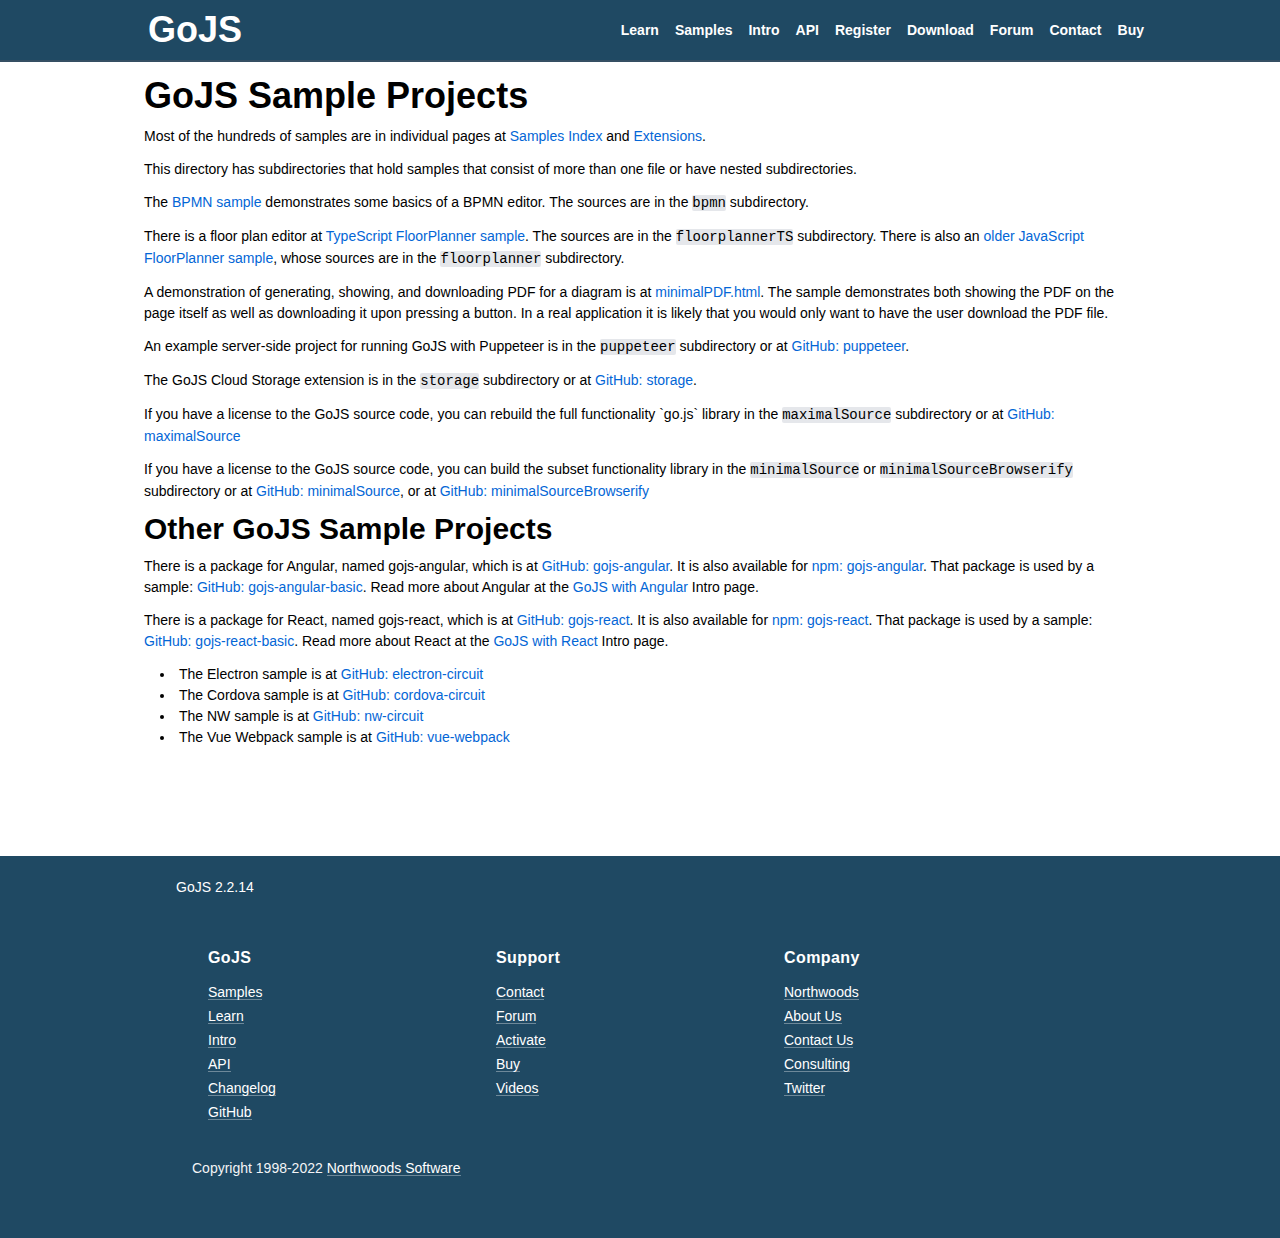
<file: site/projects/index.html>
<!DOCTYPE html>
<html lang="en">
  <head>
    
<meta charset="utf-8"/>
<meta name="viewport" content="width=device-width, initial-scale=1, shrink-to-fit=no, viewport-fit=cover"/>
<meta name="description" content="GoJS Change Log"/><link rel="stylesheet" href="../assets/css/style.css"/> 
<!-- Copyright 1998-2022 by Northwoods Software Corporation. -->    <title>GoJS Change Log</title>
    <link rel="stylesheet" href="../assets/css/prism.css"  />
  </head>

  <body>
  <nav id="navTop" class="w-full z-30 top-0 text-white bg-nwoods-primary">
    <div class="w-full container max-w-screen-lg mx-auto flex flex-wrap sm:flex-nowrap items-center justify-between mt-0 py-2">
      <div class="md:pl-4">
        <a class="text-white hover:text-white no-underline hover:no-underline
        font-bold text-2xl lg:text-4xl rounded-lg hover:bg-nwoods-secondary " href=".">
          <h1 class="mb-0 p-1 ">GoJS</h1>
        </a>
      </div>
      <button id="topnavButton" class="rounded-lg sm:hidden focus:outline-none focus:ring" aria-label="Navigation">
        <svg fill="currentColor" viewBox="0 0 20 20" class="w-6 h-6">
          <path id="topnavOpen" fill-rule="evenodd" d="M3 5a1 1 0 011-1h12a1 1 0 110 2H4a1 1 0 01-1-1zM3 10a1 1 0 011-1h12a1 1 0 110 2H4a1 1 0 01-1-1zM9 15a1 1 0 011-1h6a1 1 0 110 2h-6a1 1 0 01-1-1z" clip-rule="evenodd"></path>
          <path id="topnavClosed" class="hidden" fill-rule="evenodd" d="M4.293 4.293a1 1 0 011.414 0L10 8.586l4.293-4.293a1 1 0 111.414 1.414L11.414 10l4.293 4.293a1 1 0 01-1.414 1.414L10 11.414l-4.293 4.293a1 1 0 01-1.414-1.414L8.586 10 4.293 5.707a1 1 0 010-1.414z" clip-rule="evenodd"></path>
        </svg>
      </button>
      <div id="topnavList" class="hidden sm:block items-center w-auto mt-0 text-white p-0 z-20">
        <ul class="list-reset list-none font-semibold flex justify-end flex-wrap sm:flex-nowrap items-center px-0 pb-0">
          <li class="p-1 sm:p-0"><a class="topnav-link" href="../learn/">Learn</a></li>
          <li class="p-1 sm:p-0"><a class="topnav-link" href="../samples/">Samples</a></li>
          <li class="p-1 sm:p-0"><a class="topnav-link" href="../intro/">Intro</a></li>
          <li class="p-1 sm:p-0"><a class="topnav-link" href="../api/">API</a></li>
          <li class="p-1 sm:p-0"><a class="topnav-link" href="https://www.nwoods.com/products/register.html">Register</a></li>
          <li class="p-1 sm:p-0"><a class="topnav-link" href="../download.html">Download</a></li>
          <li class="p-1 sm:p-0"><a class="topnav-link" href="https://forum.nwoods.com/c/gojs/11">Forum</a></li>
          <li class="p-1 sm:p-0"><a class="topnav-link" href="https://www.nwoods.com/contact.html"
           target="_blank" rel="noopener" onclick="getOutboundLink('https://www.nwoods.com/contact.html', 'contact');">Contact</a></li>
          <li class="p-1 sm:p-0"><a class="topnav-link" href="https://www.nwoods.com/sales/index.html"
           target="_blank" rel="noopener" onclick="getOutboundLink('https://www.nwoods.com/sales/index.html', 'buy');">Buy</a></li>
        </ul>
      </div>
    </div>
    <hr class="border-b border-gray-600 opacity-50 my-0 py-0" />
  </nav>
    
    <div class="container max-w-5xl mx-auto mb-8">
      
      
      <div class="pt-4 px-2 lg:px-4 pb-16 w-full overflow-hidden">

    <h1>GoJS Sample Projects</h1>
    <p>
      Most of the hundreds of samples are in individual pages at <a href="../samples/index.html">Samples Index</a>
      and <a href="../extensions/index.html">Extensions</a>.
    </p>
    <p>
      This directory has subdirectories that hold samples that consist of more than one file or have nested subdirectories.
    </p>
    <p>
      The <a href="bpmn/BPMN.html" target="_blank">BPMN sample</a> demonstrates some basics of a BPMN editor.
      The sources are in the <code>bpmn</code> subdirectory.
    </p>
    <p>
      There is a floor plan editor at <a href="floorplannerTS/index.html" target="_blank">TypeScript FloorPlanner sample</a>.
      The sources are in the <code>floorplannerTS</code> subdirectory.
      There is also an <a href="floorplanner/FloorPlanner.html" target="_blank">older JavaScript FloorPlanner sample</a>,
      whose sources are in the <code>floorplanner</code> subdirectory.
    </p>
    <p>
      A demonstration of generating, showing, and downloading PDF for a diagram is at <a href="pdf/minimalPDF.html" target="_blank">minimalPDF.html</a>.
      The sample demonstrates both showing the PDF on the page itself as well as downloading it upon pressing a button.
      In a real application it is likely that you would only want to have the user download the PDF file.
    </p>
    <p>
      An example server-side project for running GoJS with Puppeteer is in the <code>puppeteer</code> subdirectory or at
      <a href="https://github.com/NorthwoodsSoftware/GoJS/tree/master/projects/puppeteer">GitHub: puppeteer</a>.
    </p>
    <p>
      The GoJS Cloud Storage extension is in the <code>storage</code> subdirectory or at
      <a href="https://github.com/NorthwoodsSoftware/GoJS/tree/master/projects/storage">GitHub: storage</a>.
    </p>
    <p>
      If you have a license to the GoJS source code, you can rebuild the full functionality `go.js` library
      in the <code>maximalSource</code> subdirectory or at
      <a href="https://github.com/NorthwoodsSoftware/GoJS/tree/master/projects/maximalSource">GitHub: maximalSource</a>
    </p>
    <p>
      If you have a license to the GoJS source code, you can build the subset functionality library
      in the <code>minimalSource</code> or <code>minimalSourceBrowserify</code> subdirectory or at
      <a href="https://github.com/NorthwoodsSoftware/GoJS/tree/master/projects/minimalSource">GitHub: minimalSource</a>, or at
      <a href="https://github.com/NorthwoodsSoftware/GoJS/tree/master/projects/minimalSourceBrowserify">GitHub: minimalSourceBrowserify</a>
    </p>

    <h2>Other GoJS Sample Projects</h2>
    <p>
      There is a package for Angular, named gojs-angular, which is at <a href="https://github.com/NorthwoodsSoftware/gojs-angular">GitHub: gojs-angular</a>.
      It is also available for <a href="https://www.npmjs.com/package/gojs-angular">npm: gojs-angular</a>.
      That package is used by a sample: <a href="https://github.com/NorthwoodsSoftware/gojs-angular-basic">GitHub: gojs-angular-basic</a>.
      Read more about Angular at the <a href="../intro/angular.html" target="_blank">GoJS with Angular</a> Intro page.
    </p>
    <p>
      There is a package for React, named gojs-react, which is at <a href="https://github.com/NorthwoodsSoftware/gojs-react">GitHub: gojs-react</a>.
      It is also available for <a href="https://www.npmjs.com/package/gojs-react">npm: gojs-react</a>.
      That package is used by a sample: <a href="https://github.com/NorthwoodsSoftware/gojs-react-basic">GitHub: gojs-react-basic</a>.
      Read more about React at the <a href="../intro/react.html" target="_blank">GoJS with React</a> Intro page.
    </p>
    <ul>
      <li>The Electron sample is at <a href="https://github.com/NorthwoodsSoftware/GoJS-projects/tree/master/electron-circuit">GitHub: electron-circuit</a></li>
      <li>The Cordova sample is at <a href="https://github.com/NorthwoodsSoftware/GoJS-projects/tree/master/cordova-circuit">GitHub: cordova-circuit</a></li>
      <li>The NW sample is at <a href="https://github.com/NorthwoodsSoftware/GoJS-projects/tree/master/nw-circuit">GitHub: nw-circuit</a></li>
      <li>The Vue Webpack sample is at <a href="https://github.com/NorthwoodsSoftware/GoJS-projects/tree/master/vue-webpack">GitHub: vue-webpack</a></li>
    </ul>
  </div>

      </div>
    </div>
  
  <div class="bg-nwoods-primary">
    <section class="max-w-screen-lg text-white container mx-auto py-2 px-12">
      <p id="version" class="leading-none mb-2 my-4">GoJS</p>
    </section>
  </div><footer class="bg-nwoods-primary text-white">
  <div class="container max-w-screen-lg mx-auto  px-8">
    <div class="w-full py-6">

        <div class="max-w-screen-lg xl:max-w-screen-xl mx-auto px-4 sm:px-6 md:px-8">
          <ul class="text-sm font-medium pb-6 grid grid-cols-2 sm:grid-cols-3 gap-y-10">
            <li class="list-none row-span-2">
              <h2 class="text-base font-semibold tracking-wide">GoJS</h2>
              <ul class="list-none space-y-4 md:space-y-1 px-0">
                <li>
                  <a href="../samples/index.html">Samples</a>
                </li>
                <li>
                  <a href="../learn/index.html">Learn</a>
                </li>
                <li>
                  <a href="../intro/index.html">Intro</a>
                </li>
                <li>
                  <a href="../api/index.html">API</a>
                </li>
                <li>
                  <a href="../changelog.html">Changelog</a>
                </li>
                <li>
                  <a href="https://github.com/NorthwoodsSoftware/GoJS">GitHub</a>
                </li>
              </ul>
            </li>
            <li class="list-none row-span-2">
              <h2 class="text-base font-semibold tracking-wide">Support</h2>
              <ul class="list-none space-y-4 md:space-y-1 px-0">
                <li>
                  <a href="https://www.nwoods.com/contact.html"
                  target="_blank" rel="noopener" onclick="getOutboundLink('https://www.nwoods.com/contact.html', 'contact');">Contact</a>
                </li>
                <li>
                  <a href="https://forum.nwoods.com/c/gojs">Forum</a>
                </li>
                <li>
                  <a href="https://www.nwoods.com/app/activate.aspx?sku=gojs">Activate</a>
                </li>
                <li>
                  <a href="https://www.nwoods.com/sales/index.html"
                  target="_blank" rel="noopener" onclick="getOutboundLink('https://www.nwoods.com/sales/index.html', 'buy');">Buy</a>
                </li>
                <li>
                  <a href="https://www.youtube.com/channel/UC9We8EoX596-6XFjJDtZIDg">Videos</a>
                </li>
              </ul>
            </li>
            <li class="list-none row-span-2">
              <h2 class="text-base font-semibold tracking-wide">Company</h2>
              <ul class="list-none space-y-4 md:space-y-1 px-0">
                <li>
                  <a target="_blank" href="https://www.nwoods.com">Northwoods</a>
                </li>
                <li>
                  <a target="_blank" href="https://www.nwoods.com/about.html">About Us</a>
                </li>
                <li>
                  <a target="_blank" href="https://www.nwoods.com/contact.html">Contact Us</a>
                </li>
                <li>
                  <a target="_blank" href="https://www.nwoods.com/consulting.html">Consulting</a>
                </li>
                <li>
                  <a target="_blank" href="https://twitter.com/northwoodsgo">Twitter</a>
                </li>

              </ul>
            </li>
          </ul>


      <p class="text-sm text-gray-100 md:mb-6">
        Copyright 1998-2022 <a class="text-white" href="https://www.nwoods.com">Northwoods Software</a>
      </p>
    </div>
  </div>
</footer>  </body>

<script async src="https://www.googletagmanager.com/gtag/js?id=UA-1506307-5"></script> 
<script>
  window.dataLayer = window.dataLayer || [];
  function gtag(){dataLayer.push(arguments);}
  gtag('js', new Date()); gtag('config', 'UA-1506307-5');
  var getOutboundLink = function(url, label) {
    gtag('event', 'click', {
      'event_category': 'outbound',
      'event_label': label,
      'transport_type': 'beacon'
    });
  }

  // topnav
  var topButton = document.getElementById("topnavButton");
  var topnavList = document.getElementById("topnavList");
  topButton.addEventListener("click", function() {
    this.classList.toggle("active");
    topnavList.classList.toggle("hidden");
    document.getElementById("topnavOpen").classList.toggle("hidden");
    document.getElementById("topnavClosed").classList.toggle("hidden");
  });
</script>
  <script src="../assets/js/prism.js"></script>
  <script src="../release/go.js"></script>
  <script src="../assets/js/goDoc.js"></script>
  <script>
    document.addEventListener("DOMContentLoaded", function() {
      if (window.go) {
        var p = document.getElementById('ver');
        if (p !== null) p.textContent = ("Version: " + go.version);
        document.getElementById('version').textContent = "GoJS " + go.version;
      }
      if (window.goDoc) window.goDoc();
    });
  </script>
</html>
</file>
<file: site/api/assets/style-tsd.css>
@import url("./icons.css");
@import url(https://fonts.googleapis.com/css?family=Lato:400,900,700);

:root {
    /* Light */
    --light-color-background: #fcfcfc;
    --light-color-secondary-background: #fff;
    --light-color-text: #222;
    --light-color-text-aside: #707070;
    --light-color-link: #4da6ff;
    --light-color-menu-divider: #eee;
    --light-color-menu-divider-focus: #000;
    --light-color-menu-label: #707070;
    --light-color-panel: var(--light-color-secondary-background);
    --light-color-panel-divider: #eee;
    --light-color-panel-targeted: #d6ebff;
    --light-color-signature-current: #bdd9f4;
    --light-color-comment-tag: #707070;
    --light-color-comment-tag-text: #fff;
    --light-color-ext-background: #fefeaa;
    --light-color-ts: #9600ff;
    --light-color-ts-interface: #647f1b;
    --light-color-ts-enum: #937210;
    --light-color-ts-class: #0672de;
    --light-color-ts-private: #707070;
    --light-color-toolbar: #fff;
    --light-color-toolbar-text: #333;
    --light-icon-filter: invert(0);
    --light-external-icon: url("data:image/svg+xml;utf8,<svg xmlns='http://www.w3.org/2000/svg' viewBox='0 0 100 100' width='10' height='10'><path fill-opacity='0' stroke='%23000' stroke-width='10' d='m43,35H5v60h60V57M45,5v10l10,10-30,30 20,20 30-30 10,10h10V5z'/></svg>");

    /* Dark */
    --dark-color-background: #36393f;
    --dark-color-secondary-background: #2f3136;
    --dark-color-text: #ffffff;
    --dark-color-text-aside: #e6e4e4;
    --dark-color-link: #00aff4;
    --dark-color-menu-divider: #eee;
    --dark-color-menu-divider-focus: #000;
    --dark-color-menu-label: #707070;
    --dark-color-panel: var(--dark-color-secondary-background);
    --dark-color-panel-divider: #818181;
    --dark-color-panel-targeted: #24394e;
    --dark-color-signature-current: #3d4757;
    --dark-color-comment-tag: #dcddde;
    --dark-color-comment-tag-text: #2f3136;
    --dark-color-ext-background: #505033;
    --dark-color-ts: #c97dff;
    --dark-color-ts-interface: #9cbe3c;
    --dark-color-ts-enum: #d6ab29;
    --dark-color-ts-class: #3695f3;
    --dark-color-ts-private: #e2e2e2;
    --dark-color-toolbar: #34373c;
    --dark-color-toolbar-text: #ffffff;
    --dark-icon-filter: invert(1);
    --dark-external-icon: url("data:image/svg+xml;utf8,<svg xmlns='http://www.w3.org/2000/svg' viewBox='0 0 100 100' width='10' height='10'><path fill-opacity='0' stroke='%23fff' stroke-width='10' d='m43,35H5v60h60V57M45,5v10l10,10-30,30 20,20 30-30 10,10h10V5z'/></svg>");
}

@media (prefers-color-scheme: light) {
    :root {
        --color-background: var(--light-color-background);
        --color-secondary-background: var(--light-color-secondary-background);
        --color-text: var(--light-color-text);
        --color-text-aside: var(--light-color-text-aside);
        --color-link: var(--light-color-link);
        --color-menu-divider: var(--light-color-menu-divider);
        --color-menu-divider-focus: var(--light-color-menu-divider-focus);
        --color-menu-label: var(--light-color-menu-label);
        --color-panel: var(--light-color-panel);
        --color-panel-divider: var(--light-color-panel-divider);
        --color-panel-targeted: var(--light-color-panel-targeted);
        --color-signature-current: var(--light-color-signature-current);
        --color-comment-tag: var(--light-color-comment-tag);
        --color-comment-tag-text: var(--light-color-comment-tag-text);
        --color-ext-background: var(--light-color-ext-background);
        --color-ts: var(--light-color-ts);
        --color-ts-interface: var(--light-color-ts-interface);
        --color-ts-enum: var(--light-color-ts-enum);
        --color-ts-class: var(--light-color-ts-class);
        --color-ts-private: var(--light-color-ts-private);
        --color-toolbar: var(--light-color-toolbar);
        --color-toolbar-text: var(--light-color-toolbar-text);
        --icon-filter: var(--light-icon-filter);
        --external-icon: var(--light-external-icon);
    }
}

@media (prefers-color-scheme: dark) {
    :root {
        --color-background: var(--dark-color-background);
        --color-secondary-background: var(--dark-color-secondary-background);
        --color-text: var(--dark-color-text);
        --color-text-aside: var(--dark-color-text-aside);
        --color-link: var(--dark-color-link);
        --color-menu-divider: var(--dark-color-menu-divider);
        --color-menu-divider-focus: var(--dark-color-menu-divider-focus);
        --color-menu-label: var(--dark-color-menu-label);
        --color-panel: var(--dark-color-panel);
        --color-panel-divider: var(--dark-color-panel-divider);
        --color-panel-targeted: var(--dark-color-panel-targeted);
        --color-signature-current: var(--dark-color-signature-current);
        --color-comment-tag: var(--dark-color-comment-tag);
        --color-comment-tag-text: var(--dark-color-comment-tag-text);
        --color-ext-background: var(--dark-color-ext-background);
        --color-ts: var(--dark-color-ts);
        --color-ts-interface: var(--dark-color-ts-interface);
        --color-ts-enum: var(--dark-color-ts-enum);
        --color-ts-class: var(--dark-color-ts-class);
        --color-ts-private: var(--dark-color-ts-private);
        --color-toolbar: var(--dark-color-toolbar);
        --color-toolbar-text: var(--dark-color-toolbar-text);
        --icon-filter: var(--dark-icon-filter);
        --external-icon: var(--dark-external-icon);
    }
}
/* mostly overrides of Tailwind styling */
.tsd * {
    border-style: none;
}
.tsd p:not(.box, .boxrun, .boxread) {
    padding-bottom: 0;
}
.tsd ol, .tsd ul {
    margin-top: 0;
    margin-bottom: 10px;
}
.tsd select {
    color: initial;
}

code[class*="lang"],
pre[class*="lang"],
pre[class*="lang"] code {
  background: inherit;
  color: inherit;
  font-size: inherit;
  text-shadow: inherit;
  font-family: inherit;
  direction: inherit;
  text-align: inherit;
  white-space: inherit;
  word-spacing: inherit;
  word-break: inherit;
  line-height: inherit;
  -moz-tab-size: inherit;
  -o-tab-size: inherit;
  tab-size: inherit;
  -webkit-hyphens: inherit;
  -ms-hyphens: inherit;
  hyphens: inherit;
}

code {
  background-color: var(--color-signature-current);
  border-radius: inherit;
}

/* Displays a box around text */
.box, .boxrun, .boxread {
    border: 1px solid #BBB;
    padding: 0.6em;
    background: var(--color-background);
}
  
/* Copyright fineprint on right side of header */
.top-copyright {
    float: right;
    font-size: 0.7em;
}

/* Copyright at bottom of page */
.bottom-copyright {
    margin-bottom: 15px;
}

/* Highlights selected hash */
.tsd-panel.targeted {
    background-color: var(--color-panel-targeted);
}
  
/* Header overrides */
.h1, .h2, .h3, .h4, .h5, .h6, h1, h2, h3, h4, h5, h6 .tsd-index-panel h3 {
    font-weight: bold;
    line-height: inherit;
}
  
.tsd-page-title h1 {
    font-size: 2em;
    margin: 0.67em 0;
}
  
h2 {
    font-size: 1.5em;
    margin: 0.83em 0;
}
  
h3 {
    font-size: 1.17em;
    margin: 1em 0;
}
  
h4, .tsd-index-panel h3 {
    font-size: 1em;
    margin: 1.33em 0;
}
  
h5 {
    font-size: 0.83em;
    margin: 1.67em 0;
}
  
h6 {
    font-size: 0.67em;
    margin: 2.33em 0;
}

body {
    margin: 0;
}

body.light {
    --color-background: var(--light-color-background);
    --color-secondary-background: var(--light-color-secondary-background);
    --color-text: var(--light-color-text);
    --color-text-aside: var(--light-color-text-aside);
    --color-link: var(--light-color-link);
    --color-menu-divider: var(--light-color-menu-divider);
    --color-menu-divider-focus: var(--light-color-menu-divider-focus);
    --color-menu-label: var(--light-color-menu-label);
    --color-panel: var(--light-color-panel);
    --color-panel-divider: var(--light-color-panel-divider);
    --color-panel-targeted: var(--light-color-panel-targeted);
    --color-signature-current: var(--light-color-signature-current);
    --color-comment-tag: var(--light-color-comment-tag);
    --color-comment-tag-text: var(--light-color-comment-tag-text);
    --color-ext-background: var(--light-color-ext-background);
    --color-ts: var(--light-color-ts);
    --color-ts-interface: var(--light-color-ts-interface);
    --color-ts-enum: var(--light-color-ts-enum);
    --color-ts-class: var(--light-color-ts-class);
    --color-ts-private: var(--light-color-ts-private);
    --color-toolbar: var(--light-color-toolbar);
    --color-toolbar-text: var(--light-color-toolbar-text);
    --icon-filter: var(--light-icon-filter);
    --external-icon: var(--light-external-icon);
}

body.dark {
    --color-background: var(--dark-color-background);
    --color-secondary-background: var(--dark-color-secondary-background);
    --color-text: var(--dark-color-text);
    --color-text-aside: var(--dark-color-text-aside);
    --color-link: var(--dark-color-link);
    --color-menu-divider: var(--dark-color-menu-divider);
    --color-menu-divider-focus: var(--dark-color-menu-divider-focus);
    --color-menu-label: var(--dark-color-menu-label);
    --color-panel: var(--dark-color-panel);
    --color-panel-divider: var(--dark-color-panel-divider);
    --color-panel-targeted: var(--dark-color-panel-targeted);
    --color-signature-current: var(--dark-color-signature-current);
    --color-comment-tag: var(--dark-color-comment-tag);
    --color-comment-tag-text: var(--dark-color-comment-tag-text);
    --color-ext-background: var(--dark-color-ext-background);
    --color-ts: var(--dark-color-ts);
    --color-ts-interface: var(--dark-color-ts-interface);
    --color-ts-enum: var(--dark-color-ts-enum);
    --color-ts-class: var(--dark-color-ts-class);
    --color-ts-private: var(--dark-color-ts-private);
    --color-toolbar: var(--dark-color-toolbar);
    --color-toolbar-text: var(--dark-color-toolbar-text);
    --icon-filter: var(--dark-icon-filter);
    --external-icon: var(--dark-external-icon);
}

.row {
    position: relative;
}
.row:after {
    visibility: hidden;
    display: block;
    content: "";
    clear: both;
    height: 0;
}

.col-4,
.col-8 {
    box-sizing: border-box;
    float: left;
    padding: 0 5px;
}

.col-4 {
    width: 33.3333333333%;
}
.col-8 {
    width: 66.6666666667%;
}

ul.tsd-descriptions > li > :first-child,
.tsd-panel > :first-child,
.col-8 > :first-child,
.col-4 > :first-child,
ul.tsd-descriptions > li > :first-child > :first-child,
.tsd-panel > :first-child > :first-child,
.col-8 > :first-child > :first-child,
.col-4 > :first-child > :first-child,
ul.tsd-descriptions > li > :first-child > :first-child > :first-child,
.tsd-panel > :first-child > :first-child > :first-child,
.col-8 > :first-child > :first-child > :first-child,
.col-4 > :first-child > :first-child > :first-child {
    margin-top: 0;
}
ul.tsd-descriptions > li > :last-child,
.tsd-panel > :last-child,
.col-8 > :last-child,
.col-4 > :last-child,
ul.tsd-descriptions > li > :last-child > :last-child,
.tsd-panel > :last-child > :last-child,
.col-8 > :last-child > :last-child,
.col-4 > :last-child > :last-child,
ul.tsd-descriptions > li > :last-child > :last-child > :last-child,
.tsd-panel > :last-child > :last-child > :last-child,
.col-8 > :last-child > :last-child > :last-child,
.col-4 > :last-child > :last-child > :last-child {
    margin-bottom: 0;
}

@keyframes fade-in {
    from {
        opacity: 0;
    }
    to {
        opacity: 1;
    }
}
@keyframes fade-out {
    from {
        opacity: 1;
        visibility: visible;
    }
    to {
        opacity: 0;
    }
}
@keyframes fade-in-delayed {
    0% {
        opacity: 0;
    }
    33% {
        opacity: 0;
    }
    100% {
        opacity: 1;
    }
}
@keyframes fade-out-delayed {
    0% {
        opacity: 1;
        visibility: visible;
    }
    66% {
        opacity: 0;
    }
    100% {
        opacity: 0;
    }
}
@keyframes shift-to-left {
    from {
        transform: translate(0, 0);
    }
    to {
        transform: translate(-25%, 0);
    }
}
@keyframes unshift-to-left {
    from {
        transform: translate(-25%, 0);
    }
    to {
        transform: translate(0, 0);
    }
}
@keyframes pop-in-from-right {
    from {
        transform: translate(100%, 0);
    }
    to {
        transform: translate(0, 0);
    }
}
@keyframes pop-out-to-right {
    from {
        transform: translate(0, 0);
        visibility: visible;
    }
    to {
        transform: translate(100%, 0);
    }
}
body {
    background: var(--color-background);
    font-family: "Segoe UI", sans-serif;
    font-size: 14px;
    color: var(--color-text);
}

a {
    color: var(--color-link);
    text-decoration: none;
}
a:hover {
    text-decoration: underline;
    box-shadow: none;
}
a.external[target="_blank"] {
    background-image: var(--external-icon);
    background-position: top 3px right;
    background-repeat: no-repeat;
    padding-right: 13px;
}

code,
pre {
    font-family: Menlo, Monaco, Consolas, "Courier New", monospace;
    padding: 0.2em;
    margin: 0;
    font-size: 13px;
}

pre {
    padding: 10px;
    border: 1px solid #BBB;
}
pre code {
    padding: 0;
    font-size: 100%;
}

blockquote {
    margin: 1em 0;
    padding-left: 1em;
    border-left: 4px solid gray;
}

.tsd-typography {
    line-height: 1.333em;
}
.tsd-typography ul {
    list-style: square;
    padding: 0 0 0 20px;
    margin: 0;
}
.tsd-typography h4,
.tsd-typography .tsd-index-panel h3,
.tsd-index-panel .tsd-typography h3,
.tsd-typography h5,
.tsd-typography h6 {
    font-size: 1em;
    margin: 0;
}
.tsd-typography h5,
.tsd-typography h6 {
    font-weight: normal;
}
.tsd-typography p,
.tsd-typography ul,
.tsd-typography ol {
    margin: 1em 0;
}
.tsd-typography ul ul,
.tsd-typography ul ol,
.tsd-typography ul p,
.tsd-typography ol ul,
.tsd-typography ol ol,
.tsd-typography ol p {
    margin: 0 0;
}

@media (min-width: 1025px) {
    html .col-content {
      width: 80%;
    }
    html .col-menu {
      width: 20%;
    }
  }
@media (min-width: 901px) and (max-width: 1024px) {
    html .col-content {
        width: 72%;
    }
    html .col-menu {
        width: 28%;
    }
    html .tsd-navigation {
        padding-left: 10px;
    }
}
@media (max-width: 900px) {
    html .col-content {
        float: none;
        width: 100%;
    }
    html .col-menu {
        position: fixed !important;
        overflow: auto;
        -webkit-overflow-scrolling: touch;
        z-index: 1024;
        top: 0 !important;
        bottom: 0 !important;
        left: auto !important;
        right: 0 !important;
        width: 100%;
        padding: 20px 20px 0 0;
        max-width: 450px;
        visibility: hidden;
        background-color: var(--color-panel);
        transform: translate(100%, 0);
    }
    html .col-menu > *:last-child {
        padding-bottom: 20px;
    }
    html .overlay {
        content: "";
        display: block;
        position: fixed;
        z-index: 1023;
        top: 0;
        left: 0;
        right: 0;
        bottom: 0;
        background-color: rgba(0, 0, 0, 0.75);
        visibility: hidden;
    }

    .to-has-menu .overlay {
        animation: fade-in 0.4s;
    }

    .to-has-menu .col-menu {
        animation: pop-in-from-right 0.4s;
    }

    .from-has-menu .overlay {
        animation: fade-out 0.4s;
    }

    .from-has-menu .col-menu {
        animation: pop-out-to-right 0.4s;
    }

    .has-menu body {
        overflow: hidden;
    }
    .has-menu .overlay {
        visibility: visible;
    }
    .has-menu .col-menu {
        visibility: visible;
        transform: translate(0, 0);
        display: grid;
        grid-template-rows: auto 1fr;
        max-height: 100vh;
    }
    .has-menu .tsd-navigation {
        max-height: 100%;
    }
}

.tsd-page-header {
    position: relative;
}
.tsd-page-title {
    padding: 60px 0 20px 0;
    margin: 0 0 40px 0;
    background: var(--color-panel);
    box-shadow: 0 0 5px rgba(0, 0, 0, 0.35);
}
.tsd-page-title h1 {
    margin: 0;
}

.tsd-breadcrumb {
    margin: 0;
    padding: 0;
    color: var(--color-text-aside);
}
.tsd-breadcrumb a {
    color: var(--color-text-aside);
    text-decoration: none;
}
.tsd-breadcrumb a:hover {
    text-decoration: underline;
}
.tsd-breadcrumb li {
    display: inline;
}
.tsd-breadcrumb li:after {
    content: " / ";
}

dl.tsd-comment-tags {
    overflow: hidden;
    margin: 1em 0 1em 0;
}
dl.tsd-comment-tags dt {
    float: left;
    padding: 1px 5px;
    margin: 0 10px 0 0;
    border-radius: 4px;
    border: 1px solid var(--color-comment-tag);
    color: var(--color-comment-tag);
    font-size: 0.8em;
    font-weight: normal;
}
dl.tsd-comment-tags dd {
    margin: 0 0 3px 0;
}
dl.tsd-comment-tags dd:before,
dl.tsd-comment-tags dd:after {
    display: table;
    content: " ";
}
dl.tsd-comment-tags dd pre,
dl.tsd-comment-tags dd:after {
    clear: both;
}
dl.tsd-comment-tags p {
    margin: 0;
}

.tsd-panel.tsd-comment .lead {
    font-size: 1.1em;
    line-height: 1.333em;
    margin-bottom: 2em;
}
.tsd-panel.tsd-comment .lead:last-child {
    margin-bottom: 0;
}

.toggle-protected .tsd-is-private {
    display: none;
}

.toggle-public .tsd-is-private,
.toggle-public .tsd-is-protected,
.toggle-public .tsd-is-private-protected {
    display: none;
}

.toggle-inherited .tsd-is-inherited {
    display: none;
}

.toggle-only-exported .tsd-is-not-exported {
    display: none;
}

.toggle-externals .tsd-is-external {
    display: none;
}

#tsd-filter {
    position: relative;
    display: inline-block;
    height: 40px;
    vertical-align: bottom;
}
.no-filter #tsd-filter {
    display: none;
}
#tsd-filter .tsd-filter-group {
    display: inline-block;
    height: 40px;
    vertical-align: bottom;
    white-space: nowrap;
}
#tsd-filter input {
    display: none;
}
@media (max-width: 900px) {
    #tsd-filter .tsd-filter-group {
        display: block;
        position: absolute;
        top: 40px;
        right: 20px;
        height: auto;
        background-color: var(--color-panel);
        visibility: hidden;
        transform: translate(50%, 0);
        box-shadow: 0 0 4px rgba(0, 0, 0, 0.25);
    }
    .has-options #tsd-filter .tsd-filter-group {
        visibility: visible;
    }
    .to-has-options #tsd-filter .tsd-filter-group {
        animation: fade-in 0.2s;
    }
    .from-has-options #tsd-filter .tsd-filter-group {
        animation: fade-out 0.2s;
    }
    #tsd-filter label,
    #tsd-filter .tsd-select {
        display: block;
        padding-right: 20px;
    }
}

footer {
    border-top: 1px solid var(--color-panel-divider);
    background-color: var(--color-panel);
}
footer:after {
    content: "";
    display: table;
}
footer.with-border-bottom {
    border-bottom: 1px solid var(--color-panel-divider);
}
footer .tsd-legend-group {
    font-size: 0;
}
footer .tsd-legend {
    display: inline-block;
    width: 25%;
    padding: 0;
    font-size: 14px;
    list-style: none;
    line-height: 1.333em;
    vertical-align: top;
}
@media (max-width: 900px) {
    footer .tsd-legend {
        width: 50%;
    }
}

.tsd-hierarchy {
    list-style: square;
    padding: 0 0 0 20px;
    margin: 0;
}
.tsd-hierarchy .target {
    font-weight: bold;
}

.tsd-index-panel .tsd-index-content {
    margin-bottom: 0px !important;
}
.tsd-index-panel .tsd-index-section {
    margin-bottom: 0px !important;
}
.tsd-index-panel h3 {
    margin: 0 -15px 10px -15px;
    padding: 0 15px 10px 15px;
    border-bottom: 1px solid var(--color-panel-divider);
}
.tsd-index-panel ul.tsd-index-list {
    -webkit-column-count: 3;
    -moz-column-count: 3;
    -ms-column-count: 3;
    -o-column-count: 3;
    column-count: 3;
    -webkit-column-gap: 15px;
    -moz-column-gap: 15px;
    -ms-column-gap: 15px;
    -o-column-gap: 15px;
    column-gap: 15px;
    padding: 0;
    list-style: none;
    line-height: 1.333em;
}
@media (max-width: 640px) {
    .tsd-index-panel ul.tsd-index-list {
        -webkit-column-count: 1;
        -moz-column-count: 1;
        -ms-column-count: 1;
        -o-column-count: 1;
        column-count: 1;
    }
}
@media (min-width: 641px) and (max-width: 1024px) {
    .tsd-index-panel ul.tsd-index-list {
        -webkit-column-count: 2;
        -moz-column-count: 2;
        -ms-column-count: 2;
        -o-column-count: 2;
        column-count: 2;
    }
}
.tsd-index-panel ul.tsd-index-list li {
    -webkit-column-break-inside: avoid;
    -moz-column-break-inside: avoid;
    -ms-column-break-inside: avoid;
    -o-column-break-inside: avoid;
    column-break-inside: avoid;
    -webkit-page-break-inside: avoid;
    -moz-page-break-inside: avoid;
    -ms-page-break-inside: avoid;
    -o-page-break-inside: avoid;
    page-break-inside: avoid;
}
.tsd-index-panel a,
.tsd-index-panel .tsd-parent-kind-module a {
    color: var(--color-ts);
}
.tsd-index-panel .tsd-parent-kind-interface a {
    color: var(--color-ts-interface);
}
.tsd-index-panel .tsd-parent-kind-enum a {
    color: var(--color-ts-enum);
}
.tsd-index-panel .tsd-parent-kind-class a {
    color: var(--color-ts-class);
}
.tsd-index-panel .tsd-kind-module a {
    color: var(--color-ts);
}
.tsd-index-panel .tsd-kind-interface a {
    color: var(--color-ts-interface);
}
.tsd-index-panel .tsd-kind-enum a {
    color: var(--color-ts-enum);
}
.tsd-index-panel .tsd-kind-class a {
    color: var(--color-ts-class);
}
.tsd-index-panel .tsd-is-private a {
    color: var(--color-ts-private);
}

.tsd-flag {
    display: inline-block;
    padding: 0.25em 0.4em;
    border-radius: 4px;
    color: var(--color-comment-tag-text);
    background-color: var(--color-comment-tag);
    text-indent: 0;
    font-size: 75%;
    line-height: 1;
    font-weight: normal;
}

.tsd-anchor {
    position: absolute;
    top: -15px;
}

.tsd-member {
    position: relative;
}
.tsd-member .tsd-anchor + h3 {
    margin-top: 0;
    margin-bottom: 0;
}
.tsd-member [data-tsd-kind] {
    color: var(--color-ts);
}
.tsd-member [data-tsd-kind="Interface"] {
    color: var(--color-ts-interface);
}
.tsd-member [data-tsd-kind="Enum"] {
    color: var(--color-ts-enum);
}
.tsd-member [data-tsd-kind="Class"] {
    color: var(--color-ts-class);
}
.tsd-member [data-tsd-kind="Private"] {
    color: var(--color-ts-private);
}

.tsd-navigation a {
    display: block;
    padding-top: 2px;
    padding-bottom: 2px;
    color: var(--color-text);
    text-decoration: none;
}
.tsd-navigation a:hover {
    text-decoration: underline;
}
.tsd-navigation ul {
    margin: 0;
    padding: 0;
    list-style: none;
}
.tsd-navigation li {
    padding: 0;
}

.tsd-navigation.primary {
    padding-bottom: 10px;
}
.tsd-navigation.primary a {
    display: block;
    padding-top: 6px;
    padding-bottom: 6px;
}
.tsd-navigation.primary ul li a {
    padding-left: 5px;
}
.tsd-navigation.primary ul li li a {
    padding-left: 25px;
}
.tsd-navigation.primary ul li li li a {
    padding-left: 45px;
}
.tsd-navigation.primary ul li li li li a {
    padding-left: 65px;
}
.tsd-navigation.primary ul li li li li li a {
    padding-left: 85px;
}
.tsd-navigation.primary ul li li li li li li a {
    padding-left: 105px;
}
.tsd-navigation.primary > ul {
    border-bottom: 1px solid var(--color-panel-divider);
}
.tsd-navigation.primary li {
    border-top: 1px solid var(--color-panel-divider);
}
.tsd-navigation.primary li.current > a {
    font-weight: bold;
}
.tsd-navigation.primary li.globals > a {
    font-size: 1.17em;
    color: var(--color-link);
  }
.tsd-navigation.primary li.label span {
    display: block;
    padding: 20px 0 6px 5px;
    color: var(--color-menu-label);
}
.tsd-navigation.primary li.globals + li > span,
.tsd-navigation.primary li.globals + li > a {
    padding-top: 20px;
}

.tsd-navigation.secondary ul {
    transition: opacity 0.2s;
}
.tsd-navigation.secondary ul li a {
    padding-left: 25px;
}
.tsd-navigation.secondary ul li li a {
    padding-left: 45px;
}
.tsd-navigation.secondary ul li li li a {
    padding-left: 65px;
}
.tsd-navigation.secondary ul li li li li a {
    padding-left: 85px;
}
.tsd-navigation.secondary ul li li li li li a {
    padding-left: 105px;
}
.tsd-navigation.secondary ul li li li li li li a {
    padding-left: 125px;
}
.tsd-navigation.secondary li.current > a {
    font-weight: bold;
}

@media (min-width: 901px) {
    .menu-sticky-wrap {
      position: static;
    }
    .no-csspositionsticky .menu-sticky-wrap.sticky {
      position: fixed;
    }
    .no-csspositionsticky .menu-sticky-wrap.sticky-current {
      position: fixed;
    }
    .no-csspositionsticky .menu-sticky-wrap.sticky-current ul.before-current,
    .no-csspositionsticky .menu-sticky-wrap.sticky-current ul.after-current {
      opacity: 0;
    }
    .no-csspositionsticky .menu-sticky-wrap.sticky-bottom {
      position: absolute;
      top: auto !important;
      left: auto !important;
      bottom: 0;
      right: 0;
    }
    .csspositionsticky .menu-sticky-wrap.sticky {
      position: sticky;
    }
    .csspositionsticky .menu-sticky-wrap.sticky-current {
      position: sticky;
    }
  }

.tsd-panel {
    margin: 15px 0;
    padding: 15px;
    background-color: var(--color-panel);
    box-shadow: 0 0 4px rgba(0, 0, 0, 0.25);
}
.tsd-panel:empty {
    display: none;
}
.tsd-panel > h1,
.tsd-panel > h2,
.tsd-panel > h3 {
    margin: 1.5em -15px 10px -15px;
    padding: 0 15px 10px 15px;
    border-bottom: 1px solid var(--color-panel-divider);
}
.tsd-panel > h1.tsd-before-signature,
.tsd-panel > h2.tsd-before-signature,
.tsd-panel > h3.tsd-before-signature {
    margin-bottom: 0;
    border-bottom: 0;
}
.tsd-panel table {
    display: block;
    width: 100%;
    overflow: auto;
    margin-top: 10px;
    word-break: normal;
    word-break: keep-all;
    border-collapse: collapse;
}
.tsd-panel table th {
    font-weight: bold;
}
.tsd-panel table th,
.tsd-panel table td {
    padding: 6px 13px;
    border: 1px solid var(--color-panel-divider);
}
.tsd-panel table tr {
    background: var(--color-background);
}
.tsd-panel table tr:nth-child(even) {
    background: var(--color-secondary-background);
}
.tsd-panel.tsd-extension {
    background-color: rgba(255, 255, 0, 0.33);
}

.tsd-panel-group {
    margin: 20px 0;
}
.tsd-panel-group > h1,
.tsd-panel-group > h2,
.tsd-panel-group > h3 {
    padding-left: 20px;
    padding-right: 20px;
}

#tsd-search {
    transition: background-color 0.2s;
}
#tsd-search .title {
    position: relative;
    z-index: 2;
}
#tsd-search .field {
    position: absolute;
    left: 0;
    top: 0;
    right: 40px;
    height: 40px;
}
#tsd-search .field input {
    box-sizing: border-box;
    position: relative;
    z-index: 1;
    width: 100%;
    padding: 0 10px;
    opacity: 0;
    outline: 0;
    border: 0;
    background: transparent;
    color: var(--color-text);
}
#tsd-search .field label {
    position: absolute;
    overflow: hidden;
    right: -40px;
}
#tsd-search .field input,
#tsd-search .title {
    transition: opacity 0.2s;
}
#tsd-search .results {
    position: absolute;
    visibility: hidden;
    top: 40px;
    width: 100%;
    margin: 0;
    padding: 0;
    list-style: none;
    box-shadow: 0 0 4px rgba(0, 0, 0, 0.25);
}
#tsd-search .results li {
    padding: 0 10px;
    background-color: var(--color-background);
}
#tsd-search .results li:nth-child(even) {
    background-color: var(--color-panel);
}
#tsd-search .results li.state {
    display: none;
}
#tsd-search .results li.current,
#tsd-search .results li:hover {
    background-color: var(--color-panel-divider);
}
#tsd-search .results a {
    display: block;
}
#tsd-search .results a:before {
    top: 10px;
}
#tsd-search .results span.parent {
    color: var(--color-text-aside);
    font-weight: normal;
}
#tsd-search .results span.match {
    font-weight: 500;
}
#tsd-search.has-focus {
    background-color: var(--color-panel-divider);
}
#tsd-search.has-focus .field input {
    top: 0;
    opacity: 1;
}
#tsd-search.has-focus .title {
    z-index: 0;
    opacity: 0;
}
#tsd-search.has-focus .results {
    visibility: visible;
}
#tsd-search.loading .results li.state.loading {
    display: block;
}
#tsd-search.failure .results li.state.failure {
    display: block;
}

.tsd-signature {
    margin: 0 0 1em 0;
    padding: 10px;
    border: 1px solid var(--color-panel-divider);
    font-family: Menlo, Monaco, Consolas, "Courier New", monospace;
    font-size: 13px;
    overflow-x: auto;
}
.tsd-signature.tsd-kind-icon {
    padding-left: 30px;
}
.tsd-signature.tsd-kind-icon:before {
    top: 10px;
    left: 10px;
}
.tsd-panel > .tsd-signature {
    margin-left: -15px;
    margin-right: -15px;
    border-width: 1px 0;
}
.tsd-panel > .tsd-signature.tsd-kind-icon {
    padding-left: 40px;
}
.tsd-panel > .tsd-signature.tsd-kind-icon:before {
    left: 20px;
}

.tsd-signature-symbol {
    color: var(--color-text-aside);
    font-weight: normal;
}

.tsd-signature-type {
    font-style: italic;
    font-weight: normal;
}

.tsd-signatures {
    padding: 0;
    margin: 0 0 1em 0;
    border-bottom: 1px solid var(--color-panel-divider);
}
.tsd-signatures .tsd-signature {
    margin: 0;
    border-width: 1px 0 0 0;
    transition: background-color 0.1s;
}
.tsd-signatures .tsd-signature:first-child {
    border-top-width: 0;
}
.tsd-signatures .tsd-signature.current {
    background-color: var(--color-signature-current);
}
.tsd-signatures.active > .tsd-signature {
    cursor: pointer;
}
.tsd-panel > .tsd-signatures {
    margin-left: -15px;
    margin-right: -15px;
    border-width: 1px 0;
}
.tsd-panel > .tsd-signatures .tsd-signature.tsd-kind-icon {
    padding-left: 40px;
}
.tsd-panel > .tsd-signatures .tsd-signature.tsd-kind-icon:before {
    left: 20px;
}
.tsd-panel > a.anchor + .tsd-signatures {
    border-top-width: 0;
    margin-top: -20px;
}

ul.tsd-descriptions {
    position: relative;
    overflow: hidden;
    margin-top: 0;
    padding: 0;
    padding-top: 10px;
    list-style: none;
}
ul.tsd-descriptions.active > .tsd-description {
    display: none;
}
ul.tsd-descriptions.active > .tsd-description.current {
    display: block;
}
ul.tsd-descriptions.active > .tsd-description.fade-in {
    animation: fade-in-delayed 0.3s;
}
ul.tsd-descriptions.active > .tsd-description.fade-out {
    animation: fade-out-delayed 0.3s;
    position: absolute;
    display: block;
    top: 0;
    left: 0;
    right: 0;
    opacity: 0;
    visibility: hidden;
}
ul.tsd-descriptions h4,
ul.tsd-descriptions .tsd-index-panel h3,
.tsd-index-panel ul.tsd-descriptions h3 {
    font-size: 14px;
    margin: 0.5em 0;
}

ul.tsd-parameters,
ul.tsd-type-parameters {
    list-style: square;
    margin: 0;
    padding-left: 20px;
    padding-bottom: 0px;
}
ul.tsd-parameters > li.tsd-parameter-signature,
ul.tsd-type-parameters > li.tsd-parameter-signature {
    list-style: none;
    margin-left: -15px;
}
ul.tsd-parameters h5,
ul.tsd-type-parameters h5 {
    font-size: 14px;
    margin: 0.5em 0;
}
ul.tsd-parameters .tsd-comment p,
ul.tsd-type-parameters .tsd-comment p {
    margin: 0.5em 0;
}

.tsd-sources {
    font-size: 13px;
    color: var(--color-text-aside);
    margin: 0 0 1em 0;
}
.tsd-sources a {
    color: var(--color-text-aside);
    text-decoration: underline;
}
.tsd-sources ul,
.tsd-sources p {
    margin: 0 !important;
}
.tsd-sources ul {
    list-style: none;
    padding: 0;
}

.tsd-page-toolbar {
    position: absolute;
    z-index: 1;
    top: 0;
    left: 0;
    width: 100%;
    height: 40px;
    color: var(--color-toolbar-text);
    background: var(--color-toolbar);
    border-bottom: 1px solid var(--color-panel-divider);
}
.tsd-page-toolbar a {
    color: var(--color-toolbar-text);
    text-decoration: none;
}
.tsd-page-toolbar a.title {
    font-weight: bold;
}
.tsd-page-toolbar a.title:hover {
    text-decoration: underline;
}
.tsd-page-toolbar .table-wrap {
    display: table;
    width: 100%;
    height: 40px;
}
.tsd-page-toolbar .table-cell {
    display: table-cell;
    position: relative;
    white-space: nowrap;
    line-height: 40px;
}
.tsd-page-toolbar .table-cell:first-child {
    width: 100%;
}

.tsd-page-toolbar--hide {
    transform: translateY(-100%);
}

.tsd-select .tsd-select-list li:before,
.tsd-select .tsd-select-label:before,
.tsd-widget:before {
    content: "";
    display: inline-block;
    width: 40px;
    height: 40px;
    margin: 0 -8px 0 0;
    background-image: url(./widgets.png);
    background-repeat: no-repeat;
    text-indent: -1024px;
    vertical-align: bottom;
    filter: var(--icon-filter);
}
@media (-webkit-min-device-pixel-ratio: 1.5), (min-resolution: 144dpi) {
    .tsd-select .tsd-select-list li:before,
    .tsd-select .tsd-select-label:before,
    .tsd-widget:before {
        background-image: url(./widgets@2x.png);
        background-size: 320px 40px;
    }
}

.tsd-widget {
    display: inline-block;
    overflow: hidden;
    opacity: 0.8;
    height: 40px;
    transition: opacity 0.1s, background-color 0.2s;
    vertical-align: bottom;
    cursor: pointer;
}
.tsd-widget:hover {
    opacity: 0.9;
}
.tsd-widget.active {
    opacity: 1;
    background-color: var(--color-panel-divider);
}
.tsd-widget.no-caption {
    width: 40px;
}
.tsd-widget.no-caption:before {
    margin: 0;
}
.tsd-widget.search:before {
    background-position: 0 0;
}
.tsd-widget.menu:before {
    background-position: -40px 0;
}
.tsd-widget.options:before {
    background-position: -80px 0;
}
.tsd-widget.options,
.tsd-widget.menu {
    display: none;
}
@media (max-width: 900px) {
    .tsd-widget.options,
    .tsd-widget.menu {
        display: inline-block;
    }
}
input[type="checkbox"] + .tsd-widget:before {
    background-position: -120px 0;
}
input[type="checkbox"]:checked + .tsd-widget:before {
    background-position: -160px 0;
}

.tsd-select {
    position: relative;
    display: inline-block;
    height: 40px;
    transition: opacity 0.1s, background-color 0.2s;
    vertical-align: bottom;
    cursor: pointer;
}
.tsd-select .tsd-select-label {
    opacity: 0.6;
    transition: opacity 0.2s;
}
.tsd-select .tsd-select-label:before {
    background-position: -240px 0;
}
.tsd-select.active .tsd-select-label {
    opacity: 0.8;
}
.tsd-select.active .tsd-select-list {
    visibility: visible;
    opacity: 1;
    transition-delay: 0s;
}
.tsd-select .tsd-select-list {
    position: absolute;
    visibility: hidden;
    top: 40px;
    left: 0;
    margin: 0;
    padding: 0;
    opacity: 0;
    list-style: none;
    box-shadow: 0 0 4px rgba(0, 0, 0, 0.25);
    transition: visibility 0s 0.2s, opacity 0.2s;
}
.tsd-select .tsd-select-list li {
    padding: 0 20px 0 0;
    background-color: var(--color-background);
}
.tsd-select .tsd-select-list li:before {
    background-position: 40px 0;
}
.tsd-select .tsd-select-list li:nth-child(even) {
    background-color: var(--color-panel);
}
.tsd-select .tsd-select-list li:hover {
    background-color: var(--color-panel-divider);
}
.tsd-select .tsd-select-list li.selected:before {
    background-position: -200px 0;
}
@media (max-width: 900px) {
    .tsd-select .tsd-select-list {
        top: 0;
        left: auto;
        right: 100%;
        margin-right: -5px;
    }
    .tsd-select .tsd-select-label:before {
        background-position: -280px 0;
    }
}

img {
    max-width: 100%;
}

.tsd-anchor-icon {
    margin-left: 10px;
    vertical-align: middle;
    color: var(--color-text);
    display: inline-flex;
    height: 1.17em;
}

.tsd-anchor-icon svg {
    width: 1em;
    height: 1em;
    visibility: hidden;
}

.tsd-anchor-link:hover > .tsd-anchor-icon svg {
    visibility: visible;
}
</file>
<file: site/api/assets/highlight.css>
:root {
    --light-hl-0: #6A9955;
    --dark-hl-0: #6A9955;
    --light-hl-1: #569CD6;
    --dark-hl-1: #569CD6;
    --light-hl-2: #D4D4D4;
    --dark-hl-2: #D4D4D4;
    --light-hl-3: #4FC1FF;
    --dark-hl-3: #4FC1FF;
    --light-hl-4: #9CDCFE;
    --dark-hl-4: #9CDCFE;
    --light-hl-5: #DCDCAA;
    --dark-hl-5: #DCDCAA;
    --light-hl-6: #CE9178;
    --dark-hl-6: #CE9178;
    --light-hl-7: #B5CEA8;
    --dark-hl-7: #B5CEA8;
    --light-hl-8: #C586C0;
    --dark-hl-8: #C586C0;
    --light-hl-9: #C8C8C8;
    --dark-hl-9: #C8C8C8;
    --light-hl-10: #808080;
    --dark-hl-10: #808080;
    --light-hl-11: #4EC9B0;
    --dark-hl-11: #4EC9B0;
    --light-hl-12: #F44747;
    --dark-hl-12: #F44747;
    --light-code-background: #1E1E1E;
    --dark-code-background: #1E1E1E;
}

@media (prefers-color-scheme: light) { :root {
    --hl-0: var(--light-hl-0);
    --hl-1: var(--light-hl-1);
    --hl-2: var(--light-hl-2);
    --hl-3: var(--light-hl-3);
    --hl-4: var(--light-hl-4);
    --hl-5: var(--light-hl-5);
    --hl-6: var(--light-hl-6);
    --hl-7: var(--light-hl-7);
    --hl-8: var(--light-hl-8);
    --hl-9: var(--light-hl-9);
    --hl-10: var(--light-hl-10);
    --hl-11: var(--light-hl-11);
    --hl-12: var(--light-hl-12);
    --code-background: var(--light-code-background);
} }

@media (prefers-color-scheme: dark) { :root {
    --hl-0: var(--dark-hl-0);
    --hl-1: var(--dark-hl-1);
    --hl-2: var(--dark-hl-2);
    --hl-3: var(--dark-hl-3);
    --hl-4: var(--dark-hl-4);
    --hl-5: var(--dark-hl-5);
    --hl-6: var(--dark-hl-6);
    --hl-7: var(--dark-hl-7);
    --hl-8: var(--dark-hl-8);
    --hl-9: var(--dark-hl-9);
    --hl-10: var(--dark-hl-10);
    --hl-11: var(--dark-hl-11);
    --hl-12: var(--dark-hl-12);
    --code-background: var(--dark-code-background);
} }

body.light {
    --hl-0: var(--light-hl-0);
    --hl-1: var(--light-hl-1);
    --hl-2: var(--light-hl-2);
    --hl-3: var(--light-hl-3);
    --hl-4: var(--light-hl-4);
    --hl-5: var(--light-hl-5);
    --hl-6: var(--light-hl-6);
    --hl-7: var(--light-hl-7);
    --hl-8: var(--light-hl-8);
    --hl-9: var(--light-hl-9);
    --hl-10: var(--light-hl-10);
    --hl-11: var(--light-hl-11);
    --hl-12: var(--light-hl-12);
    --code-background: var(--light-code-background);
}

body.dark {
    --hl-0: var(--dark-hl-0);
    --hl-1: var(--dark-hl-1);
    --hl-2: var(--dark-hl-2);
    --hl-3: var(--dark-hl-3);
    --hl-4: var(--dark-hl-4);
    --hl-5: var(--dark-hl-5);
    --hl-6: var(--dark-hl-6);
    --hl-7: var(--dark-hl-7);
    --hl-8: var(--dark-hl-8);
    --hl-9: var(--dark-hl-9);
    --hl-10: var(--dark-hl-10);
    --hl-11: var(--dark-hl-11);
    --hl-12: var(--dark-hl-12);
    --code-background: var(--dark-code-background);
}

.hl-0 { color: var(--hl-0); }
.hl-1 { color: var(--hl-1); }
.hl-2 { color: var(--hl-2); }
.hl-3 { color: var(--hl-3); }
.hl-4 { color: var(--hl-4); }
.hl-5 { color: var(--hl-5); }
.hl-6 { color: var(--hl-6); }
.hl-7 { color: var(--hl-7); }
.hl-8 { color: var(--hl-8); }
.hl-9 { color: var(--hl-9); }
.hl-10 { color: var(--hl-10); }
.hl-11 { color: var(--hl-11); }
.hl-12 { color: var(--hl-12); }
pre { background: var(--code-background);
</file>
<file: site/assets/css/style.css>
/*! tailwindcss v2.0.3 | MIT License | https://tailwindcss.com *//*! modern-normalize v1.0.0 | MIT License | https://github.com/sindresorhus/modern-normalize */*,::after,::before{box-sizing:border-box}:root{-moz-tab-size:4;-o-tab-size:4;tab-size:4}html{line-height:1.15;-webkit-text-size-adjust:100%}body{margin:0}body{font-family:system-ui,-apple-system,'Segoe UI',Roboto,Helvetica,Arial,sans-serif,'Apple Color Emoji','Segoe UI Emoji'}hr{height:0;color:inherit}abbr[title]{-webkit-text-decoration:underline dotted;text-decoration:underline dotted}b,strong{font-weight:bolder}code,kbd,pre,samp{font-family:ui-monospace,SFMono-Regular,Consolas,'Liberation Mono',Menlo,monospace;font-size:1em}small{font-size:80%}sub,sup{font-size:75%;line-height:0;position:relative;vertical-align:baseline}sub{bottom:-.25em}sup{top:-.5em}table{text-indent:0;border-color:inherit}button,input,optgroup,select,textarea{font-family:inherit;font-size:100%;line-height:1.15;margin:0}button,select{text-transform:none}[type=button],[type=reset],[type=submit],button{-webkit-appearance:button}legend{padding:0}progress{vertical-align:baseline}[type=search]{-webkit-appearance:textfield;outline-offset:-2px}summary{display:list-item}blockquote,dd,dl,figure,h1,h2,h3,h4,h5,h6,hr,p,pre{margin:0}button{background-color:transparent;background-image:none}button:focus{outline:1px dotted;outline:5px auto -webkit-focus-ring-color}fieldset{margin:0;padding:0}ol,ul{list-style:none;margin:0;padding:0}html{font-family:ui-sans-serif,system-ui,-apple-system,BlinkMacSystemFont,"Segoe UI",Roboto,"Helvetica Neue",Arial,"Noto Sans",sans-serif,"Apple Color Emoji","Segoe UI Emoji","Segoe UI Symbol","Noto Color Emoji";line-height:1.5}body{font-family:inherit;line-height:inherit}*,::after,::before{box-sizing:border-box;border-width:0;border-style:solid;border-color:#e5e7eb}hr{border-top-width:1px}img{border-style:solid}textarea{resize:vertical}input::-moz-placeholder,textarea::-moz-placeholder{opacity:1;color:#9ca3af}input:-ms-input-placeholder,textarea:-ms-input-placeholder{opacity:1;color:#9ca3af}input::placeholder,textarea::placeholder{opacity:1;color:#9ca3af}[role=button],button{cursor:pointer}table{border-collapse:collapse}h1,h2,h3,h4,h5,h6{font-size:inherit;font-weight:inherit}a{color:inherit;text-decoration:inherit}button,input,optgroup,select,textarea{padding:0;line-height:inherit;color:inherit}code,kbd,pre,samp{font-family:ui-monospace,SFMono-Regular,Menlo,Monaco,Consolas,"Liberation Mono","Courier New",monospace}audio,canvas,embed,iframe,img,object,svg,video{display:block;vertical-align:middle}img,video{max-width:100%;height:auto}html{font-family:-apple-system,BlinkMacSystemFont,Segoe UI,Roboto,Oxygen,Ubuntu,Cantarell,Fira Sans,Droid Sans,Helvetica Neue,sans-serif}body{font-size:.875rem;line-height:1.25rem;line-height:1.5;letter-spacing:0}img{aspect-ratio:attr(width)/attr(height)}.box{margin:1rem;padding:1rem}.bg-danger{--tw-bg-opacity:1;background-color:rgba(254,226,226,var(--tw-bg-opacity))}.bg-info{--tw-bg-opacity:1;background-color:rgba(254,243,199,var(--tw-bg-opacity))}.diagramStyling{--tw-bg-opacity:1;background-color:rgba(229,231,235,var(--tw-bg-opacity))}h1{font-weight:700;font-size:2.25rem;line-height:2.5rem;line-height:1;margin-bottom:.75rem}h2{font-weight:700;font-size:1.875rem;line-height:2.25rem;line-height:1;margin-bottom:.75rem}h3{font-weight:600;font-size:1.5rem;line-height:2rem;line-height:1;margin-bottom:.75rem}h4{font-weight:600;font-size:1.25rem;line-height:1.75rem;line-height:1;margin-bottom:.75rem}a{--tw-text-opacity:1;color:rgba(3,102,214,var(--tw-text-opacity));text-decoration:none;transition-property:background-color,border-color,color,fill,stroke;transition-timing-function:cubic-bezier(.4,0,.2,1);transition-duration:150ms;transition-duration:.2s}a:hover{--tw-text-opacity:1;color:rgba(31,73,99,var(--tw-text-opacity));box-shadow:0 -1px 0 0 #fff inset,0 -2px 0 0 rgba(31,73,99,.45) inset}.button a,.sidebar-nav a,.topnav-link a{--tw-text-opacity:1;color:rgba(98,127,145,var(--tw-text-opacity))}.button a:hover,.sidebar-nav a:hover,.topnav-link a:hover{box-shadow:inherit}footer a{--tw-text-opacity:1;color:rgba(255,255,255,var(--tw-text-opacity));box-shadow:0 -1px 0 0 rgba(255,255,255,.35) inset,0 -2px 0 0 rgba(31,73,99,.45) inset}footer a:hover{--tw-text-opacity:1;color:rgba(255,255,255,var(--tw-text-opacity))}ol,p,ul{padding-bottom:.75rem}ol,ul{list-style-position:inside;list-style-type:disc;padding-left:1rem;padding-right:1rem}input,textarea{--tw-border-opacity:1;border-color:rgba(75,85,99,var(--tw-border-opacity));border-radius:.125rem;border-width:1px;padding:.5rem}select{--tw-border-opacity:1;border-color:rgba(75,85,99,var(--tw-border-opacity));border-radius:.125rem;border-width:1px}pre{background:#272822;padding:1em;margin:.5em 0;overflow:auto;border-radius:.3em;color:#fff}code[class*=lang],pre[class*=lang],pre[class*=lang] code{background:#272822;color:#d4d4d4;font-size:13px;text-shadow:none;font-family:Menlo,Monaco,Consolas,"Andale Mono","Ubuntu Mono","Courier New",monospace;direction:ltr;text-align:left;white-space:pre;word-spacing:normal;word-break:normal;line-height:1.5;-moz-tab-size:4;-o-tab-size:4;tab-size:4;-webkit-hyphens:none;-ms-hyphens:none;hyphens:none}code{--tw-bg-opacity:1;background-color:rgba(229,231,235,var(--tw-bg-opacity));border-radius:.125rem}canvas:focus{outline:2px solid transparent;outline-offset:2px}.button,button{--tw-bg-opacity:1;background-color:rgba(31,73,99,var(--tw-bg-opacity));border-radius:.25rem;display:inline-block;margin:.25rem;padding-top:.25rem;padding-bottom:.25rem;padding-left:.5rem;padding-right:.5rem;--tw-shadow:0 1px 2px 0 rgba(0, 0, 0, 0.05);box-shadow:var(--tw-ring-offset-shadow,0 0 #0000),var(--tw-ring-shadow,0 0 #0000),var(--tw-shadow);--tw-text-opacity:1;color:rgba(255,255,255,var(--tw-text-opacity))}.button:hover,button:hover{--tw-bg-opacity:1;background-color:rgba(98,127,145,var(--tw-bg-opacity));--tw-shadow:0 1px 2px 0 rgba(0, 0, 0, 0.05);box-shadow:var(--tw-ring-offset-shadow,0 0 #0000),var(--tw-ring-shadow,0 0 #0000),var(--tw-shadow);--tw-text-opacity:1;color:rgba(255,255,255,var(--tw-text-opacity));transition-property:background-color,border-color,color,fill,stroke;transition-timing-function:cubic-bezier(.4,0,.2,1);transition-duration:150ms;transition-duration:.2s}.bigger{font-weight:700;margin-top:.5rem;margin-bottom:.5rem;padding-top:1rem;padding-bottom:1rem;padding-left:1rem;padding-right:1rem}.sidebar-nav>a{border-radius:.5rem;display:block;font-weight:600;padding-top:.25rem;padding-bottom:.25rem;padding-left:1rem;padding-right:1rem}.sidebar-nav>a:hover{--tw-bg-opacity:1;background-color:rgba(31,73,99,var(--tw-bg-opacity));--tw-text-opacity:1;color:rgba(243,244,246,var(--tw-text-opacity))}.topnav-link{border-radius:.5rem;padding-top:.5rem;padding-bottom:.5rem;padding-left:.5rem;padding-right:.5rem;--tw-text-opacity:1;color:rgba(255,255,255,var(--tw-text-opacity))}.topnav-link:hover{--tw-bg-opacity:1;background-color:rgba(98,127,145,var(--tw-bg-opacity));--tw-shadow:0 0 #0000;box-shadow:var(--tw-ring-offset-shadow,0 0 #0000),var(--tw-ring-shadow,0 0 #0000),var(--tw-shadow);--tw-text-opacity:1;color:rgba(255,255,255,var(--tw-text-opacity))}.sample-item{margin-top:.5rem;margin-bottom:.5rem;padding-left:.5rem;padding-right:.5rem;width:15rem}.sample-item-inner{--tw-bg-opacity:1;background-color:rgba(249,250,251,var(--tw-bg-opacity));border-radius:.5rem;height:100%;overflow:hidden;--tw-shadow:0 10px 15px -3px rgba(0, 0, 0, 0.1),0 4px 6px -2px rgba(0, 0, 0, 0.05);box-shadow:var(--tw-ring-offset-shadow,0 0 #0000),var(--tw-ring-shadow,0 0 #0000),var(--tw-shadow)}.sample-item-inner h2{font-size:1.125rem;line-height:1.75rem;padding-top:.5rem;padding-left:1rem}.sample-item-inner p{justify-content:space-between;line-height:1.25;padding:.5rem}.sample-item img{display:block;width:224px;height:224px}.feature-grid div{--tw-border-opacity:1;border-color:rgba(229,231,235,var(--tw-border-opacity));border-top-width:1px;margin-top:2rem;padding-top:2rem}.feature-grid:nth-child(n)>:first-child,.feature-grid:nth-child(n)>:nth-child(2){border-top-width:0;margin-top:0;padding-top:0}@media (min-width:1024px){.feature-grid:nth-child(n)>:nth-child(3){border-top-width:0;margin-top:0;padding-top:0}}.container{width:100%}@media (min-width:640px){.container{max-width:640px}}@media (min-width:768px){.container{max-width:768px}}@media (min-width:1024px){.container{max-width:1024px}}@media (min-width:1280px){.container{max-width:1280px}}@media (min-width:1536px){.container{max-width:1536px}}.space-y-4>:not([hidden])~:not([hidden]){--tw-space-y-reverse:0;margin-top:calc(1rem * calc(1 - var(--tw-space-y-reverse)));margin-bottom:calc(1rem * var(--tw-space-y-reverse))}.bg-white{--tw-bg-opacity:1;background-color:rgba(255,255,255,var(--tw-bg-opacity))}.bg-nwoods-primary{--tw-bg-opacity:1;background-color:rgba(31,73,99,var(--tw-bg-opacity))}.bg-nwoods-secondary{--tw-bg-opacity:1;background-color:rgba(98,127,145,var(--tw-bg-opacity))}.hover\:bg-nwoods-secondary:hover{--tw-bg-opacity:1;background-color:rgba(98,127,145,var(--tw-bg-opacity))}.border-collapse{border-collapse:collapse}.border-gray-600{--tw-border-opacity:1;border-color:rgba(75,85,99,var(--tw-border-opacity))}.rounded{border-radius:.25rem}.rounded-lg{border-radius:.5rem}.rounded-xl{border-radius:.75rem}.border{border-width:1px}.border-t{border-top-width:1px}.border-b{border-bottom-width:1px}.block{display:block}.inline-block{display:inline-block}.inline{display:inline}.flex{display:flex}.table{display:table}.grid{display:grid}.contents{display:contents}.hidden{display:none}.flex-col{flex-direction:column}.flex-col-reverse{flex-direction:column-reverse}.flex-wrap{flex-wrap:wrap}.items-start{align-items:flex-start}.items-center{align-items:center}.justify-end{justify-content:flex-end}.justify-center{justify-content:center}.justify-between{justify-content:space-between}.flex-grow{flex-grow:1}.flex-shrink-0{flex-shrink:0}.font-medium{font-weight:500}.font-semibold{font-weight:600}.font-bold{font-weight:700}.h-6{height:1.5rem}.text-xs{font-size:.75rem;line-height:1rem}.text-sm{font-size:.875rem;line-height:1.25rem}.text-base{font-size:1rem;line-height:1.5rem}.text-lg{font-size:1.125rem;line-height:1.75rem}.text-2xl{font-size:1.5rem;line-height:2rem}.text-5xl{font-size:3rem;line-height:1}.leading-none{line-height:1}.leading-tight{line-height:1.25}.leading-normal{line-height:1.5}.list-none{list-style-type:none}.my-0{margin-top:0;margin-bottom:0}.my-1{margin-top:.25rem;margin-bottom:.25rem}.my-3{margin-top:.75rem;margin-bottom:.75rem}.my-4{margin-top:1rem;margin-bottom:1rem}.my-6{margin-top:1.5rem;margin-bottom:1.5rem}.mx-auto{margin-left:auto;margin-right:auto}.mt-0{margin-top:0}.mb-0{margin-bottom:0}.mb-2{margin-bottom:.5rem}.mb-3{margin-bottom:.75rem}.mt-6{margin-top:1.5rem}.mb-8{margin-bottom:2rem}.max-w-5xl{max-width:64rem}.max-w-screen-lg{max-width:1024px}.max-w-screen-xl{max-width:1280px}.min-h-screen{min-height:100vh}.opacity-0{opacity:0}.opacity-50{opacity:.5}.focus\:outline-none:focus{outline:2px solid transparent;outline-offset:2px}.overflow-hidden{overflow:hidden}.p-0{padding:0}.p-1{padding:.25rem}.p-2{padding:.5rem}.p-4{padding:1rem}.p-6{padding:1.5rem}.py-0{padding-top:0;padding-bottom:0}.px-0{padding-left:0;padding-right:0}.px-1{padding-left:.25rem;padding-right:.25rem}.py-2{padding-top:.5rem;padding-bottom:.5rem}.px-2{padding-left:.5rem;padding-right:.5rem}.py-3{padding-top:.75rem;padding-bottom:.75rem}.px-3{padding-left:.75rem;padding-right:.75rem}.py-4{padding-top:1rem;padding-bottom:1rem}.px-4{padding-left:1rem;padding-right:1rem}.py-6{padding-top:1.5rem;padding-bottom:1.5rem}.px-8{padding-left:2rem;padding-right:2rem}.px-12{padding-left:3rem;padding-right:3rem}.pb-0{padding-bottom:0}.pt-4{padding-top:1rem}.pb-4{padding-bottom:1rem}.pt-6{padding-top:1.5rem}.pb-6{padding-bottom:1.5rem}.pb-8{padding-bottom:2rem}.pb-16{padding-bottom:4rem}.static{position:static}.fixed{position:fixed}.absolute{position:absolute}.relative{position:relative}.top-0{top:0}.resize{resize:both}*{--tw-shadow:0 0 #0000}.shadow{--tw-shadow:0 1px 3px 0 rgba(0, 0, 0, 0.1),0 1px 2px 0 rgba(0, 0, 0, 0.06);box-shadow:var(--tw-ring-offset-shadow,0 0 #0000),var(--tw-ring-shadow,0 0 #0000),var(--tw-shadow)}.shadow-lg{--tw-shadow:0 10px 15px -3px rgba(0, 0, 0, 0.1),0 4px 6px -2px rgba(0, 0, 0, 0.05);box-shadow:var(--tw-ring-offset-shadow,0 0 #0000),var(--tw-ring-shadow,0 0 #0000),var(--tw-shadow)}.hover\:shadow-none:hover{--tw-shadow:0 0 #0000;box-shadow:var(--tw-ring-offset-shadow,0 0 #0000),var(--tw-ring-shadow,0 0 #0000),var(--tw-shadow)}*{--tw-ring-inset:var(--tw-empty, );/*!*//*!*/--tw-ring-offset-width:0px;--tw-ring-offset-color:#fff;--tw-ring-color:rgba(59, 130, 246, 0.5);--tw-ring-offset-shadow:0 0 #0000;--tw-ring-shadow:0 0 #0000}.ring{--tw-ring-offset-shadow:var(--tw-ring-inset) 0 0 0 var(--tw-ring-offset-width) var(--tw-ring-offset-color);--tw-ring-shadow:var(--tw-ring-inset) 0 0 0 calc(3px + var(--tw-ring-offset-width)) var(--tw-ring-color);box-shadow:var(--tw-ring-offset-shadow),var(--tw-ring-shadow),var(--tw-shadow,0 0 #0000)}.focus\:ring:focus{--tw-ring-offset-shadow:var(--tw-ring-inset) 0 0 0 var(--tw-ring-offset-width) var(--tw-ring-offset-color);--tw-ring-shadow:var(--tw-ring-inset) 0 0 0 calc(3px + var(--tw-ring-offset-width)) var(--tw-ring-color);box-shadow:var(--tw-ring-offset-shadow),var(--tw-ring-shadow),var(--tw-shadow,0 0 #0000)}.text-center{text-align:center}.text-white{--tw-text-opacity:1;color:rgba(255,255,255,var(--tw-text-opacity))}.text-gray-100{--tw-text-opacity:1;color:rgba(243,244,246,var(--tw-text-opacity))}.text-gray-700{--tw-text-opacity:1;color:rgba(55,65,81,var(--tw-text-opacity))}.text-gray-800{--tw-text-opacity:1;color:rgba(31,41,55,var(--tw-text-opacity))}.text-nwoods-secondary{--tw-text-opacity:1;color:rgba(98,127,145,var(--tw-text-opacity))}.hover\:text-white:hover{--tw-text-opacity:1;color:rgba(255,255,255,var(--tw-text-opacity))}.italic{font-style:italic}.uppercase{text-transform:uppercase}.lowercase{text-transform:lowercase}.underline{text-decoration:underline}.no-underline{text-decoration:none}.hover\:no-underline:hover{text-decoration:none}.tracking-normal{letter-spacing:0}.tracking-wide{letter-spacing:.025em}.visible{visibility:visible}.invisible{visibility:hidden}.break-words{overflow-wrap:break-word}.w-6{width:1.5rem}.w-12{width:3rem}.w-64{width:16rem}.w-auto{width:auto}.w-4\/5{width:80%}.w-5\/6{width:83.333333%}.w-full{width:100%}.z-20{z-index:20}.z-30{z-index:30}.z-50{z-index:50}.gap-x-12{-moz-column-gap:3rem;column-gap:3rem}.gap-y-10{row-gap:2.5rem}.grid-cols-2{grid-template-columns:repeat(2,minmax(0,1fr))}.row-span-2{grid-row:span 2/span 2}.transform{--tw-translate-x:0;--tw-translate-y:0;--tw-rotate:0;--tw-skew-x:0;--tw-skew-y:0;--tw-scale-x:1;--tw-scale-y:1;transform:translateX(var(--tw-translate-x)) translateY(var(--tw-translate-y)) rotate(var(--tw-rotate)) skewX(var(--tw-skew-x)) skewY(var(--tw-skew-y)) scaleX(var(--tw-scale-x)) scaleY(var(--tw-scale-y))}.transition{transition-property:background-color,border-color,color,fill,stroke,opacity,box-shadow,transform;transition-timing-function:cubic-bezier(.4,0,.2,1);transition-duration:150ms}@-webkit-keyframes spin{to{transform:rotate(360deg)}}@keyframes spin{to{transform:rotate(360deg)}}@-webkit-keyframes ping{100%,75%{transform:scale(2);opacity:0}}@keyframes ping{100%,75%{transform:scale(2);opacity:0}}@-webkit-keyframes pulse{50%{opacity:.5}}@keyframes pulse{50%{opacity:.5}}@-webkit-keyframes bounce{0%,100%{transform:translateY(-25%);-webkit-animation-timing-function:cubic-bezier(.8,0,1,1);animation-timing-function:cubic-bezier(.8,0,1,1)}50%{transform:none;-webkit-animation-timing-function:cubic-bezier(0,0,.2,1);animation-timing-function:cubic-bezier(0,0,.2,1)}}@keyframes bounce{0%,100%{transform:translateY(-25%);-webkit-animation-timing-function:cubic-bezier(.8,0,1,1);animation-timing-function:cubic-bezier(.8,0,1,1)}50%{transform:none;-webkit-animation-timing-function:cubic-bezier(0,0,.2,1);animation-timing-function:cubic-bezier(0,0,.2,1)}}@media (min-width:640px){.sm\:block{display:block}.sm\:hidden{display:none}.sm\:flex-row{flex-direction:row}.sm\:flex-nowrap{flex-wrap:nowrap}.sm\:p-0{padding:0}.sm\:px-6{padding-left:1.5rem;padding-right:1.5rem}.sm\:w-1\/2{width:50%}.sm\:grid-cols-3{grid-template-columns:repeat(3,minmax(0,1fr))}}@media (min-width:768px){.md\:space-y-1>:not([hidden])~:not([hidden]){--tw-space-y-reverse:0;margin-top:calc(.25rem * calc(1 - var(--tw-space-y-reverse)));margin-bottom:calc(.25rem * var(--tw-space-y-reverse))}.md\:block{display:block}.md\:flex{display:flex}.md\:hidden{display:none}.md\:flex-row{flex-direction:row}.md\:mb-6{margin-bottom:1.5rem}.md\:min-h-screen{min-height:100vh}.md\:overflow-y-auto{overflow-y:auto}.md\:p-8{padding:2rem}.md\:px-0{padding-left:0;padding-right:0}.md\:px-8{padding-left:2rem;padding-right:2rem}.md\:pb-0{padding-bottom:0}.md\:pl-4{padding-left:1rem}.md\:text-left{text-align:left}.md\:w-40{width:10rem}.md\:w-48{width:12rem}.md\:w-2\/5{width:40%}.md\:w-3\/5{width:60%}.md\:w-full{width:100%}.md\:grid-cols-4{grid-template-columns:repeat(4,minmax(0,1fr))}}@media (min-width:1024px){.lg\:text-4xl{font-size:2.25rem;line-height:2.5rem}.lg\:mr-0{margin-right:0}.lg\:ml-4{margin-left:1rem}.lg\:px-0{padding-left:0;padding-right:0}.lg\:px-4{padding-left:1rem;padding-right:1rem}.lg\:w-48{width:12rem}.lg\:grid-cols-3{grid-template-columns:repeat(3,minmax(0,1fr))}}@media (min-width:1280px){.xl\:max-w-screen-xl{max-width:1280px}}
</file>
